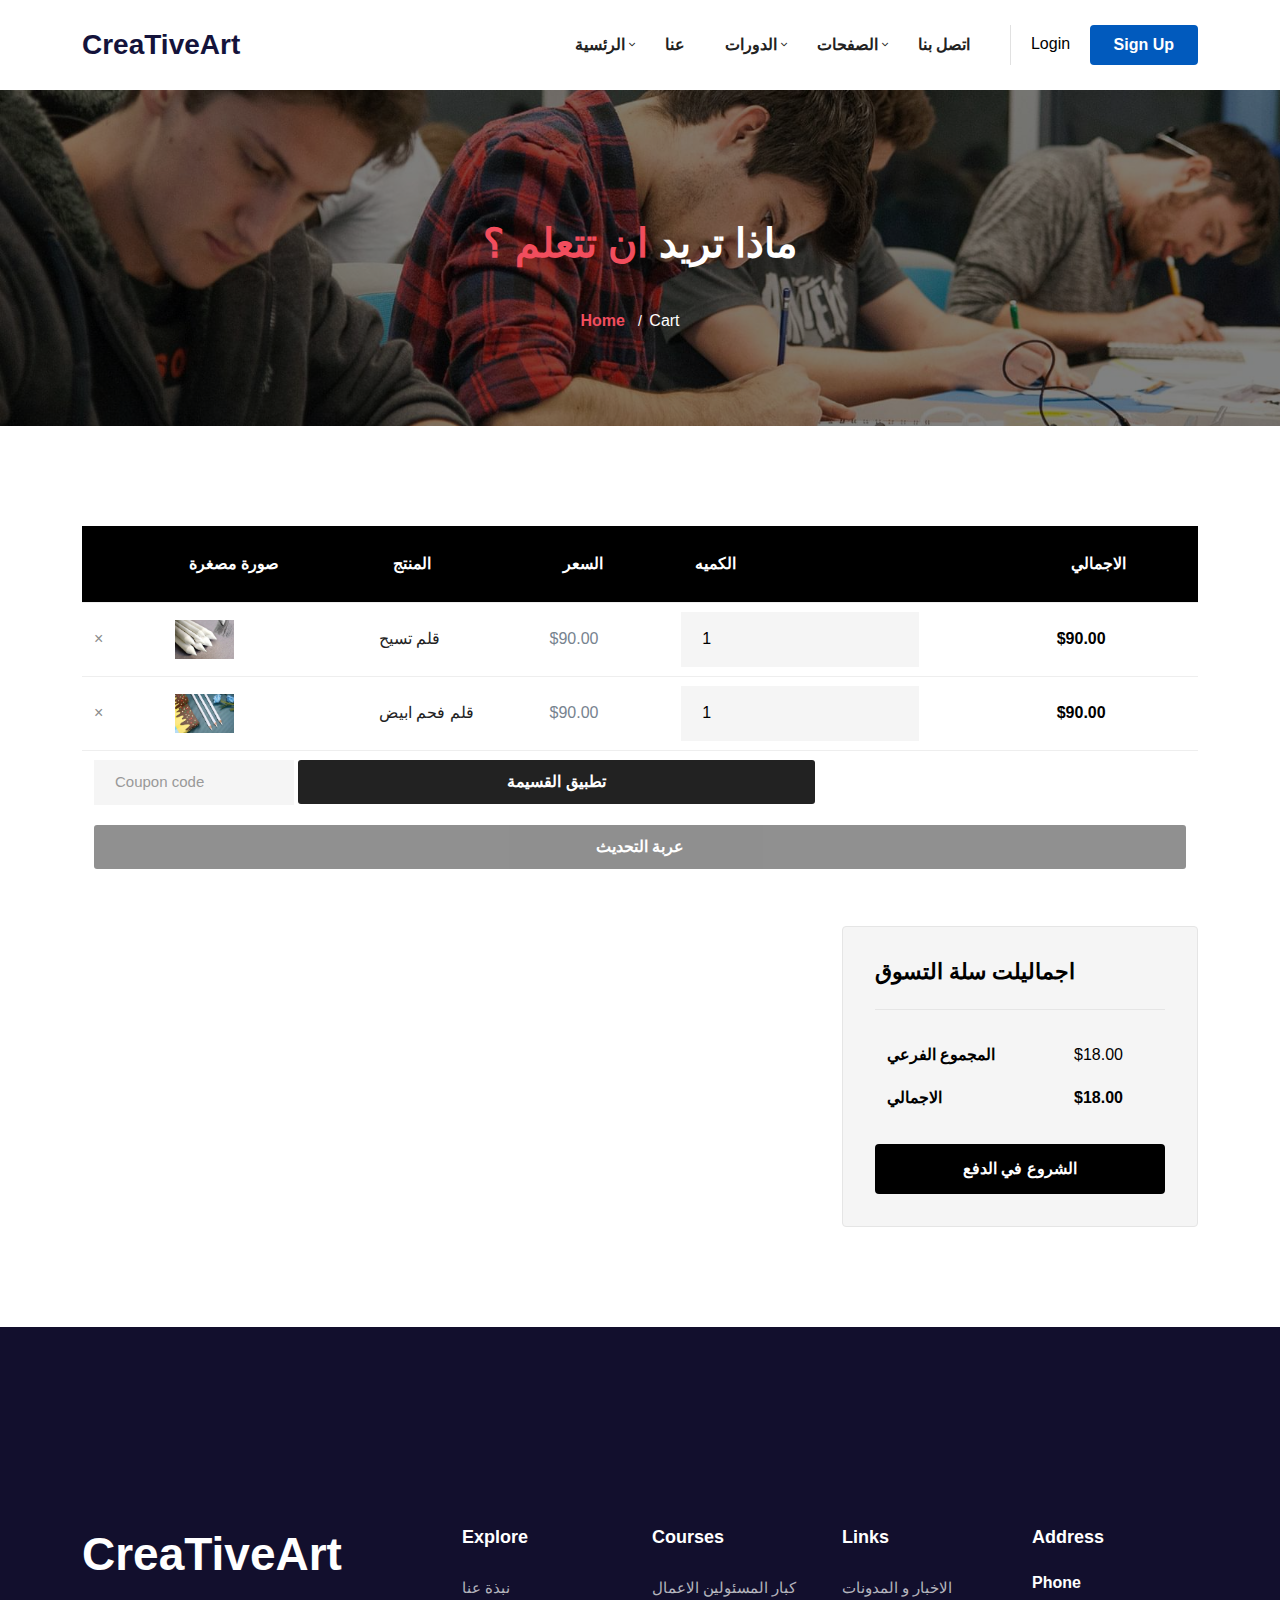
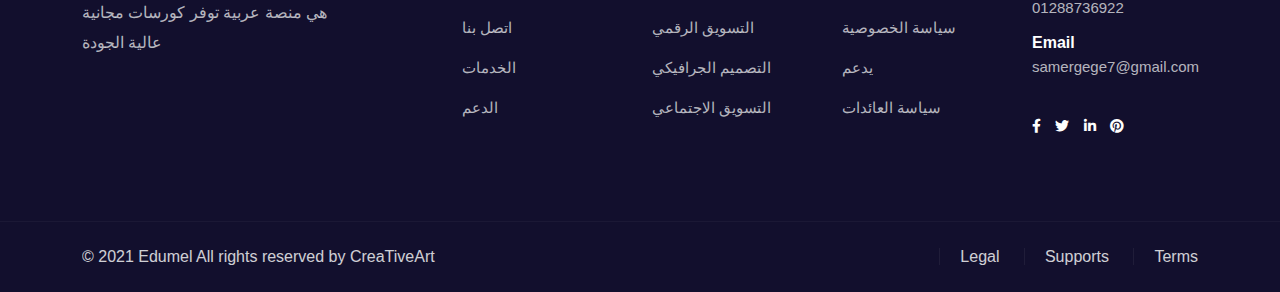
<file: cart.html>
<!DOCTYPE html>
<html lang="zxx">

<!-- Mirrored from themeturn.com/tf-db/edumel-demo/edumel/cart.html by HTTrack Website Copier/3.x [XR&CO'2014], Sun, 04 Dec 2022 19:38:10 GMT -->
<head>
  <meta http-equiv="Content-Type" content="text/html; charset=UTF-8">
  <meta name="description" content="Edumel- Education Html Template by dreambuzz">
  <meta name="keywords" content="education,edumel,instructor,lms,online,instructor,dreambuzz,bootstrap,kindergarten,tutor,e learning">
  <meta name="author" content="dreambuzz">

  <title>creative art</title>

  <!-- Mobile Specific Meta-->
  <meta name="viewport" content="width=device-width, initial-scale=1">
  <!-- bootstrap.min css -->
  <link rel="stylesheet" href="assets/vendors/bootstrap/bootstrap.css">
  <!-- Iconfont Css -->
  <link rel="stylesheet" href="assets/vendors/awesome/css/fontawesome-all.min.css">
  <link rel="stylesheet" href="assets/vendors/flaticon/flaticon.css">
  <link rel="stylesheet" href="assets/fonts/gilroy/font-gilroy.html">
  <link rel="stylesheet" href="assets/vendors/magnific-popup/magnific-popup.css">
  <!-- animate.css -->
  <link rel="stylesheet" href="assets/vendors/animate-css/animate.css">
  <link rel="stylesheet" href="assets/vendors/animated-headline/animated-headline.css">
  <link rel="stylesheet" href="assets/vendors/owl/assets/owl.carousel.min.css">
  <link rel="stylesheet" href="assets/vendors/owl/assets/owl.theme.default.min.css">

  <!-- Main Stylesheet -->
  <link rel="stylesheet" href="assets/css/woocomerce.css">
  <link rel="stylesheet" href="assets/css/style.css">
  <link rel="stylesheet" href="assets/css/responsive.css">

</head>

<body id="top-header">



<header class="header-style-1"> 
   

    <div class="header-navbar navbar-sticky">
        <div class="container">
            <div class="d-flex align-items-center justify-content-between">
                <div class="site-logo">
                    <a href="index.html">
                        <!-- <img src="assets/images/logo.png" alt="" class="img-fluid" /> -->
                        <h3 class="p-relative txt-c mt-0">CreaTiveArt</h3>

                    </a>
                </div>

                <div class="offcanvas-icon d-block d-lg-none">
                    <a href="#" class="nav-toggler"><i class="fal fa-bars"></i></a> 
                </div>

                
                <nav class="site-navbar ms-auto">
                    <ul class="primary-menu">
                        <li class="current">
                            <a href="index.html">الرئسية </a>
                            <ul class="submenu">
                                <li><a href="index.html">الرئسية 1</a></li>
                    <li><a href="index-2.html"> الرئسية 2</a></li>
                            </ul>
                        </li>
                        <li><a href="about.html">عنا</a></li>

                        <li>
                            <a href="courses.html">الدورات</a>
                            <ul class="submenu">
                                <li><a href="courses.html">الدورات</a></li>
                                <li><a href="courses-2.html">شبكة الدورات  </a></li>
                                <li>
                                    <a href="#">تخطيط فردي</a>
                                    <ul class="submenu">
                                        <li><a href="course-single.html">الدورات التدريبية الفردية</a></li>
                                    </ul>
                                </li>
                            </ul>
                        </li>

                        <li>
                            <a href="#">الصفحات</a>
                  <ul class="submenu">
                      <li><a href="instructor.html">المدربين</a></li>
                      <li><a href="tools.html">الادوات</a></li>
                      <li><a href="cart.html">عربة التسوق</a></li>
                      <li><a href="checkout.html">الدفع</a></li>
                    <li><a href="works-exhibition.html">معرض الاعمال </a></li>
                            </ul>
                        </li>

                       
                        <li>
                            <a href="contact.html">اتصل بنا </a>
                        </li>
                    </ul>

                    <a href="#" class="nav-close"><i class="fal fa-times"></i></a>
                </nav>

                <div class="header-btn d-none d-xl-block">
                    <a href="login.html" class="login">Login</a>
                    <a href="Register.html" class="btn btn-main-2 btn-sm-2 rounded">Sign up</a>
                </div>
            </div>
        </div>
    </div>
</header>
<!--====== Header End ======-->
<section class="page-header">
    <div class="container">
      <div class="row justify-content-center">
        <div class="col-lg-8 col-xl-8">
          <div class="title-block">
            <div class="text-center fw-bold fs-1 mt-5 text-white mb-5">
                ماذا تريد <span class="learn">ان تتعلم ؟</span>
              </div>
            <ul class="header-bradcrumb justify-content-center">
              <li><a href="index.html">Home</a></li>
              <li class="active" aria-current="page">Cart</li>
            </ul>
          </div>
        </div>
      </div>
    </div>
</section>
    <!--shop category start-->
    <section class="woocommerce single page-wrapper">
        <div class="container">
            <div class="row">
                <div class="col-lg-12 col-xl-12">
                    <div class="woocommerce-cart">
                        <div class="woocommerce-notices-wrapper"></div>
                        <form class="woocommerce-cart-form" action="#" method="">
                            <table class="shop_table shop_table_responsive cart woocommerce-cart-form__contents" cellspacing="0">
                                <thead>
                                    <tr>
                                        <th class="product-remove">&nbsp;</th>
                                        <th class="product-thumbnail">صورة مصغرة </th>
                                        <th class="product-name">المنتج</th>
                                        <th class="product-price">السعر</th>
                                        <th class="product-quantity">الكميه</th>
                                        <th class="product-subtotal">الاجمالي</th>
                                    </tr>
                                </thead>

                                <tbody>
                                <tr class="woocommerce-cart-form__cart-item cart_item">
                                    <td class="product-remove">
                                        <a href="#" class="remove" aria-label="Remove this item" data-product_id="30" data-product_sku="">×</a>						</td>
                                    <td class="product-thumbnail">
                                        <a href="#"><img width="324" height="324" src="assets/images/tools/photo_2024-01-18_14-19-28.jpg" class="attachment-woocommerce_thumbnail size-woocommerce_thumbnail" alt=""></a>
                                    </td>

                                    <td class="product-name" data-title="Product">
                                        <a href="#">قلم تسيح</a>
                                    </td>

                                    <td class="product-price" data-title="Price">
                                        <span class="woocommerce-Price-amount amount"><span class="woocommerce-Price-currencySymbol">$</span>90.00</span>
                                    </td>

                                    <td class="product-quantity" data-title="Quantity">
                                        <div class="quantity">
                                            <label class="screen-reader-text" for="quantity_5cc58182489a8">الكمية</label>
                                            <input type="number" id=" " class="input-text qty text" step="1" min="0" max="" name="cart[34173cb38f07f89ddbebc2ac9128303f][qty]" value="1" title="Qty" size="4" pattern="[0-9]*" inputmode="numeric" aria-labelledby="Sunglasses quantity">
                                        </div>
                                    </td>
                                    <td class="product-subtotal" data-title="Total">
                                        <span class="woocommerce-Price-amount amount"><span class="woocommerce-Price-currencySymbol">$</span>90.00</span>
                                    </td>
                                </tr>
                                <tr class="woocommerce-cart-form__cart-item cart_item">
                                    <td class="product-remove">
                                        <a href="#" class="remove" aria-label="Remove this item" data-product_id="30" data-product_sku="">×</a>						</td>
                                    <td class="product-thumbnail">
                                        <a href="#"><img width="324" height="324" src="assets/images/tools/photo_2024-01-18_14-20-17.jpg" class="attachment-woocommerce_thumbnail size-woocommerce_thumbnail" alt=""></a>
                                    </td>

                                    <td class="product-name" data-title="Product">
                                        <a href="#">قلم فحم ابيض</a>
                                    </td>

                                    <td class="product-price" data-title="Price">
                                        <span class="woocommerce-Price-amount amount"><span class="woocommerce-Price-currencySymbol">$</span>90.00</span>
                                    </td>

                                    <td class="product-quantity" data-title="Quantity">
                                        <div class="quantity">
                                            <label class="screen-reader-text" for="quantity_5cc58182489a8">الكمية</label>
                                            <input type="number" id="quantity_5cc58182489a8" class="input-text qty text" step="1" min="0" max="" name="cart[34173cb38f07f89ddbebc2ac9128303f][qty]" value="1" title="Qty" size="4" pattern="[0-9]*" inputmode="numeric" aria-labelledby="Sunglasses quantity">
                                        </div>
                                    </td>
                                    <td class="product-subtotal" data-title="Total">
                                        <span class="woocommerce-Price-amount amount"><span class="woocommerce-Price-currencySymbol">$</span>90.00</span>
                                    </td>
                                </tr>
                                <tr>
                                    <td colspan="6" class="actions">
                                        <div class="coupon">
                                            <label for="coupon_code">القسيمة:</label> <input type="text" name="coupon_code" class="input-text" id="coupon_code" value="" placeholder="Coupon code"> <button type="submit" class="button" name="apply_coupon" value="Apply coupon">تطبيق القسيمة</button>
                                        </div>
                                        <button type="submit" class="button" name="update_cart" value="Update cart" disabled="">عربة التحديث</button>
                                        <input type="hidden" id="woocommerce-cart-nonce" name="woocommerce-cart-nonce" value="27da9ce3e8"><input type="hidden" name="_wp_http_referer" value="/cart/">				</td>
                                </tr>
                                </tbody>
                            </table>
                        </form>
                    </div>
                </div>
            </div>

            <div class="row justify-content-end">
                <div class="col-lg-4">
                    <div class="cart-collaterals mt-5">
                        <div class="cart_totals ">
                            <h2>اجماليلت سلة التسوق</h2>
                            <table cellspacing="0" class="shop_table shop_table_responsive">
                                <tbody><tr class="cart-subtotal">
                                    <th>المجموع الفرعي</th>
                                    <td data-title="Subtotal"><span class="woocommerce-Price-amount amount"><span class="woocommerce-Price-currencySymbol">$</span>18.00</span></td>
                                </tr>
                                <tr class="order-total">
                                    <th>الاجمالي</th>
                                    <td data-title="Total"><strong><span class="woocommerce-Price-amount amount"><span class="woocommerce-Price-currencySymbol">$</span>18.00</span></strong> </td>
                                </tr>
                                </tbody>
                            </table>
                            <div class="wc-proceed-to-checkout">
                                <a href="checkout.html" class="checkout-button button alt wc-forward">
                                    الشروع في الدفع
                                </a>
                            </div>
                        </div>
                    </div>
                </div>
            </div>
        </div>
    </section>
    <!--shop category end-->


    <!-- Footer section start -->
    <section class="footer footer-4 pt-200">
      <div class="footer-mid">
        <div class="container">
          <div class="row">
            <div class="col-xl-3 me-auto col-sm-8">
              <div class="footer-logo mb-3">
                <h1 class="p-relative txt-c mt-0">CreaTiveArt</h1>
              </div>
              <div class="widget footer-widget mb-5 mb-lg-0">				
                <p>هي منصة عربية توفر كورسات مجانية عالية الجودة 
                  </p>
              </div>
            </div>
    
            <div class="col-xl-2 col-sm-4">
              <div class="footer-widget mb-5 mb-xl-0">
                <h5 class="widget-title">Explore</h5>
                <ul class="list-unstyled footer-links">
                                <li><a href="#">نبذة عنا</a></li>
                                <li><a href="#">اتصل بنا</a></li>
                                <li><a href="#">الخدمات</a></li>
                                <li><a href="#">الدعم</a></li>
                </ul>
              </div>
            </div>
    
            <div class="col-xl-2 col-sm-4">
              <div class="footer-widget mb-5 mb-xl-0">
                <h5 class="widget-title ">Courses</h5>
                <ul class="list-unstyled footer-links">
                                <li><a href="#">كبار المسئولين الاعمال </a></li>
                                <li><a href="#">التسويق الرقمي</a></li>
                                <li><a href="#">التصميم الجرافيكي </a></li>
                                <li><a href="#">التسويق الاجتماعي </a></li>
                </ul>
              </div>
            </div>
    
            <div class="col-xl-2 col-sm-4">
              <div class="footer-widget mb-5 mb-xl-0">
                <h5 class="widget-title">Links</h5>
                <ul class="list-unstyled footer-links">
                                <li><a href="#">الاخبار و المدونات</a></li>
                                <li><a href="#">سياسة الخصوصية</a></li>
                                <li><a href="#">يدعم</a></li>
                                <li><a href="#">سياسة العائدات</a></li>
                </ul>
              </div>
            </div>
    
            <div class="col-xl-2 col-sm-4">
              <div class="footer-widget mb-5 mb-xl-0">
                <h5 class="widget-title">Address</h5>
                <ul class="list-unstyled footer-links">
                  <li><h6 class="text-white">Phone</h6><a href="#">01288736922</a></li>
                  <li><h6 class="text-white">Email</h6><a href="#">samergege7@gmail.com</a></li>
                </ul>
                <div class="footer-socials mt-4">
                  <a href="#"><i class="fab fa-facebook-f"></i></a>
                  <a href="#"><i class="fab fa-twitter"></i></a>
                  <a href="#"><i class="fab fa-linkedin-in"></i></a>
                  <a href="#"><i class="fab fa-pinterest"></i></a>
                </div>
              </div>
            </div>
          </div>
        </div>
      </div>
    
      <div class="footer-btm">
        <div class="container">
          <div class="row align-items-center">
            <div class="col-xl-6 col-sm-12 col-lg-6">
              <p class="mb-0 copyright text-sm-center text-lg-start">© 2021 Edumel All rights reserved by <a href="https://themeturn.com/" rel="nofollow">CreaTiveArt</a> </p>
            </div>
            <div class="col-xl-6 col-sm-12 col-lg-6">
              <div class="footer-btm-links text-start text-sm-center text-lg-end">
                <a href="#">Legal</a>
                <a href="#">Supports</a>
                <a href="#">Terms</a>
              </div>
            </div>
          </div>
        </div>
      </div>
    
      <div class="fixed-btm-top">
        <a href="#top-header" class="js-scroll-trigger scroll-to-top"><i class="fa fa-angle-up"></i></a>
      </div>
      
    </section>
    <!-- Footer section End -->
    



    <!-- 
    Essential Scripts
    =====================================-->
    
    <!-- Main jQuery -->
    <script src="assets/vendors/jquery/jquery.js"></script>
    <!-- Bootstrap 5:0 -->
    <script src="assets/vendors/bootstrap/popper.min.js"></script>
    <script src="assets/vendors/bootstrap/bootstrap.js"></script>
    <!-- Counterup -->
    <script src="assets/vendors/counterup/waypoint.js"></script>
    <script src="assets/vendors/counterup/jquery.counterup.min.js"></script>
    <!--  Owl Carousel -->
    <script src="assets/vendors/owl/owl.carousel.min.js"></script>
    <!-- Isotope -->
    <script src="assets/vendors/isotope/jquery.isotope.js"></script>
    <script src="assets/vendors/isotope/imagelaoded.min.js"></script>
    <!-- Animated Headline -->
    <script src="assets/vendors/animated-headline/animated-headline.js"></script>
    <!-- Magnific Popup -->
    <script src="assets/vendors/magnific-popup/jquery.magnific-popup.min.js"></script>

    <script src="assets/js/script.js"></script>


  </body>
  
<!-- Mirrored from themeturn.com/tf-db/edumel-demo/edumel/cart.html by HTTrack Website Copier/3.x [XR&CO'2014], Sun, 04 Dec 2022 19:38:11 GMT -->
</html>
</file>
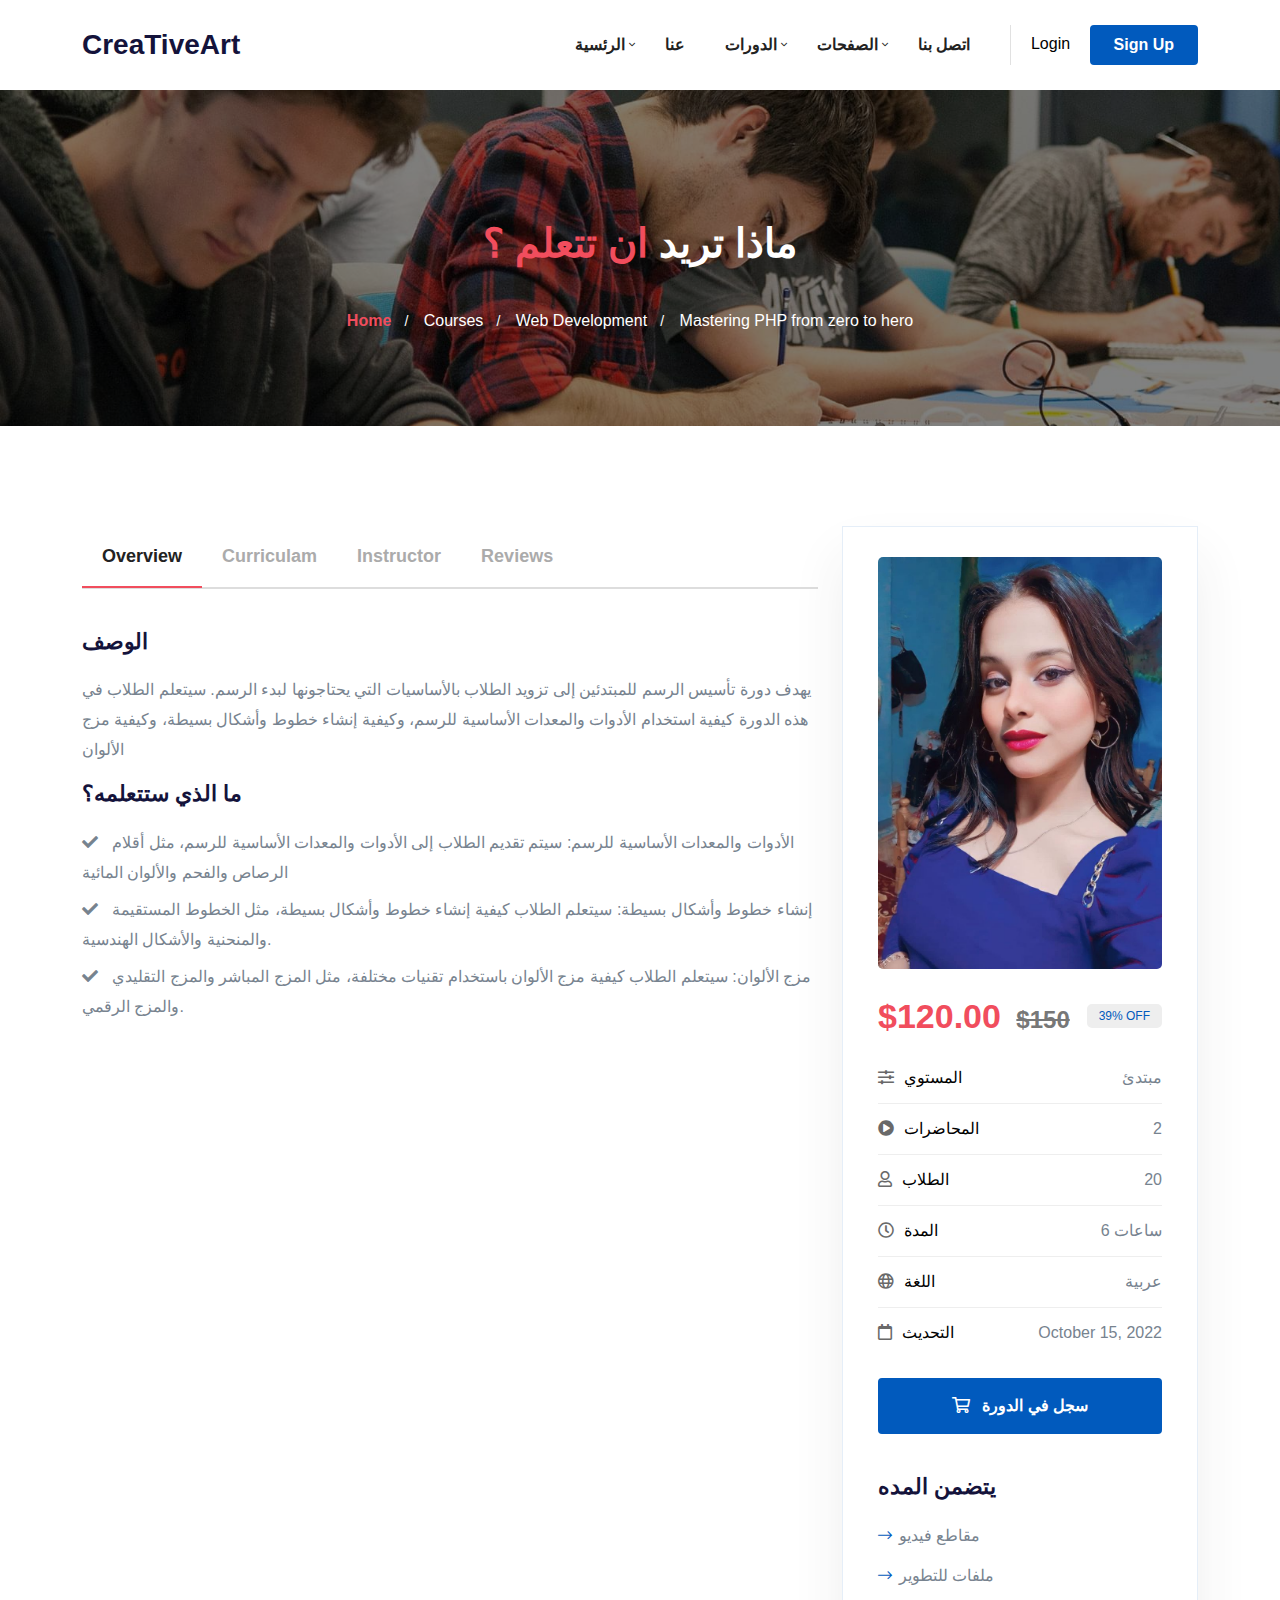
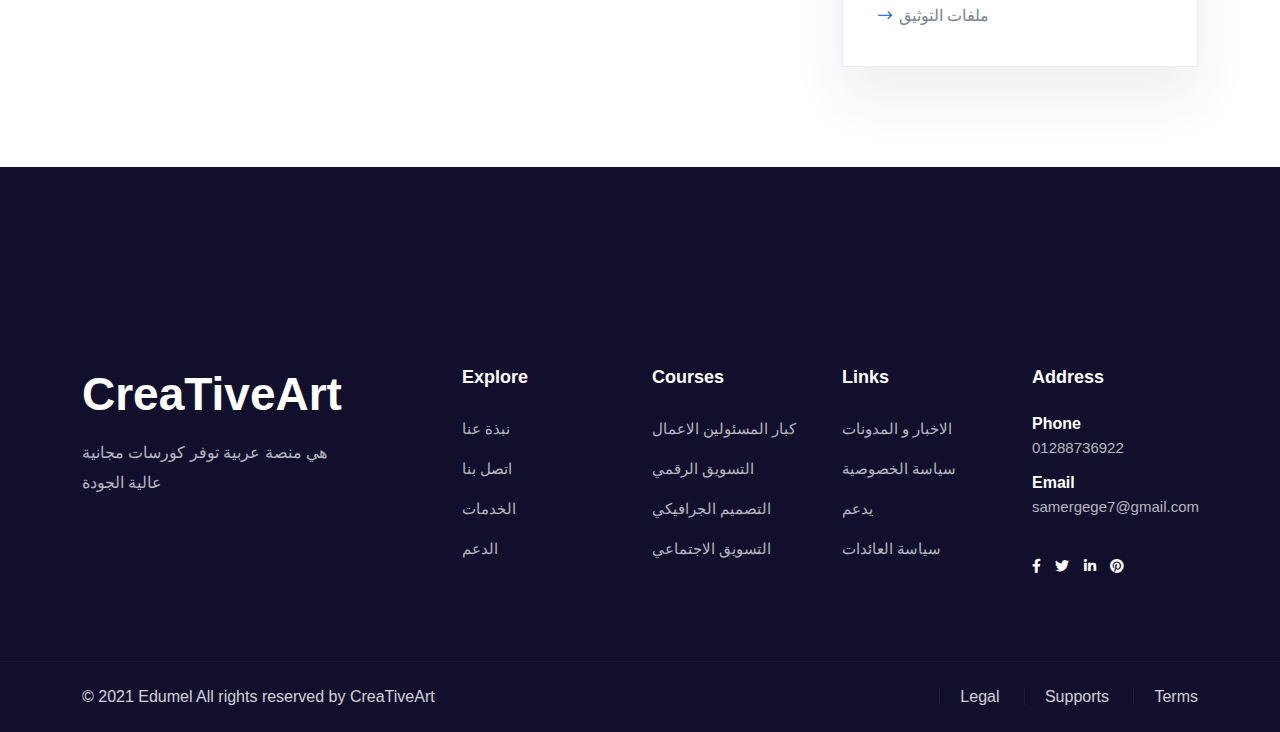
<file: course-single.html>
<!DOCTYPE html>
<html lang="zxx">

<!-- Mirrored from themeturn.com/tf-db/edumel-demo/edumel/course-single.html by HTTrack Website Copier/3.x [XR&CO'2014], Sun, 04 Dec 2022 19:38:03 GMT -->
<head>
  <meta http-equiv="Content-Type" content="text/html; charset=UTF-8">
  <meta name="description" content="Edumel- Education Html Template by dreambuzz">
  <meta name="keywords" content="education,edumel,instructor,lms,online,instructor,dreambuzz,bootstrap,kindergarten,tutor,e learning">
  <meta name="author" content="dreambuzz">

  <title>creative art</title>

  <!-- Mobile Specific Meta-->
  <meta name="viewport" content="width=device-width, initial-scale=1">
  <!-- bootstrap.min css -->
  <link rel="stylesheet" href="assets/vendors/bootstrap/bootstrap.css">
  <!-- Iconfont Css -->
  <link rel="stylesheet" href="assets/vendors/awesome/css/fontawesome-all.min.css">
  <link rel="stylesheet" href="assets/vendors/flaticon/flaticon.css">
  <link rel="stylesheet" href="assets/fonts/gilroy/font-gilroy.html">
  <link rel="stylesheet" href="assets/vendors/magnific-popup/magnific-popup.css">
  <!-- animate.css -->
  <link rel="stylesheet" href="assets/vendors/animate-css/animate.css">
  <link rel="stylesheet" href="assets/vendors/animated-headline/animated-headline.css">
  <link rel="stylesheet" href="assets/vendors/owl/assets/owl.carousel.min.css">
  <link rel="stylesheet" href="assets/vendors/owl/assets/owl.theme.default.min.css">

  <!-- Main Stylesheet -->
  <link rel="stylesheet" href="assets/css/woocomerce.css">
  <link rel="stylesheet" href="assets/css/style.css">
  <link rel="stylesheet" href="assets/css/responsive.css">

</head>

<body id="top-header">



<header class="header-style-1"> 
    

    <div class="header-navbar navbar-sticky">
        <div class="container">
            <div class="d-flex align-items-center justify-content-between">
                <div class="site-logo">
                    <a href="index.html">
                        <!-- <img src="assets/images/logo.png" alt="" class="img-fluid" /> -->
                        <h3 class="p-relative txt-c mt-0">CreaTiveArt</h3>
                        
                    </a>
                </div>

                <div class="offcanvas-icon d-block d-lg-none">
                    <a href="#" class="nav-toggler"><i class="fal fa-bars"></i></a> 
                </div>

                
                <nav class="site-navbar ms-auto">
                    <ul class="primary-menu">
                        <li class="current">
                            <a href="index.html">الرئسية </a>
                            <ul class="submenu">
                                <li><a href="index.html">الرئسية 1</a></li>
                    <li><a href="index-2.html">الرئسية 2</a></li>
                            </ul>
                        </li>
                        <li><a href="about.html">عنا</a></li>

                        <li>
                            <a href="courses.html">الدورات</a>
                            <ul class="submenu">
                                <li><a href="courses.html">الدورات</a></li>
                                <li><a href="courses-2.html">شبكة الدورات  </a></li>
                                <li>
                                    <a href="#">تخطيط فردي</a>
                                    <ul class="submenu">
                                        <li><a href="course-single.html">الدورات التدريبية الفردية</a></li>
                                    </ul>
                                </li>
                            </ul>
                        </li>

                        <li>
                            <a href="#">الصفحات</a>
                  <ul class="submenu">
                      <li><a href="instructor.html">المدربين</a></li>
                      <li><a href="tools.html">الادوات</a></li>
                      <li><a href="cart.html">عربة التسوق</a></li>
                      <li><a href="checkout.html">الدفع</a></li>
                    <li><a href="works-exhibition.html">معرض الاعمال </a></li>
                            </ul>
                        </li>

                       
                        <li>
                            <a href="contact.html">اتصل بنا </a>
                        </li>
                    </ul>

                    <a href="#" class="nav-close"><i class="fal fa-times"></i></a>
                </nav>

                <div class="header-btn d-none d-xl-block">
                    <a href="login.html" class="login">Login</a>
                    <a href="Register.html" class="btn btn-main-2 btn-sm-2 rounded">Sign up</a>
                </div>
            </div>
        </div>
    </div>
</header>
<!--====== Header End ======-->

<section class="course-page-header">
    <div class="container">
      <div class="row justify-content-center">
        <div class="col-lg-8 col-xl-8">
          <div class="title-block">
            <div class="text-center fw-bold fs-1 mt-5 text-white mb-5">
                ماذا تريد <span class="learn">ان تتعلم ؟</span>
              </div>
            <ul class="list-inline mb-0">
                <li class="list-inline-item">
                    <a href="#">Home</a>
                </li>
                <li class="list-inline-item">Courses</li>
                <!-- <li class="list-inline-item">/</li> -->
                <li class="list-inline-item">Web Development</li>
                <!-- <li class="list-inline-item">/</li> -->
                <li class="list-inline-item">Mastering PHP from zero to hero </li>
            </ul>
          </div>
        </div>
      </div>
    </div>
</section>

<section class="page-wrapper">
    <div class="tutori-course-content ">
        <div class="container">
            <div class="row">
                <div class="col-lg-7 col-xl-8">               
                    <nav class="course-single-tabs learn-press-nav-tabs">
                            <div class="nav nav-tabs course-nav" id="nav-tab" role="tablist">
                            <a class="nav-item nav-link active" id="nav-home-tab" data-bs-toggle="tab" href="#nav-home" role="tab" aria-controls="nav-home-tab" aria-selected="true">Overview</a>
                            <a class="nav-item nav-link" id="nav-topics-tab" data-bs-toggle="tab" href="#nav-topics" role="tab" aria-controls="nav-topics-tab" aria-selected="false">Curriculam</a>
                            <a class="nav-item nav-link" id="nav-instructor-tab" data-bs-toggle="tab" href="#nav-instructor" role="tab" aria-controls="nav-instructor-tab" aria-selected="false">Instructor</a>
                            <a class="nav-item nav-link" id="nav-feedback-tab" data-bs-toggle="tab" href="#nav-feedback" role="tab" aria-controls="nav-feedback-tab" aria-selected="false">Reviews</a>
                        </div>
                    </nav>


                    <div class="tab-content tutori-course-content" id="nav-tabContent">
                        <div class="tab-pane fade show active" id="nav-home" role="tabpanel" aria-labelledby="nav-home-tab">
                            <div class="single-course-details ">
    <h4 class="course-title">الوصف</h4>
    <p>يهدف دورة تأسيس الرسم للمبتدئين إلى تزويد الطلاب بالأساسيات التي يحتاجونها لبدء الرسم. سيتعلم الطلاب في هذه الدورة كيفية استخدام الأدوات والمعدات الأساسية للرسم، وكيفية إنشاء خطوط وأشكال بسيطة، وكيفية مزج الألوان</p>

    <div class="course-widget course-info">
        <h4 class="course-title">ما الذي ستتعلمه؟</h4>
        <ul>
            <li>
                <i class="fa fa-check"></i>
                الأدوات والمعدات الأساسية للرسم: سيتم تقديم الطلاب إلى الأدوات والمعدات الأساسية للرسم، مثل أقلام الرصاص والفحم والألوان المائية
            </li>
            <li>
                <i class="fa fa-check"></i>
                إنشاء خطوط وأشكال بسيطة: سيتعلم الطلاب كيفية إنشاء خطوط وأشكال بسيطة، مثل الخطوط المستقيمة والمنحنية والأشكال الهندسية.
            </li>
            <li>
                <i class="fa fa-check"></i>
                مزج الألوان: سيتعلم الطلاب كيفية مزج الألوان باستخدام تقنيات مختلفة، مثل المزج المباشر والمزج التقليدي والمزج الرقمي.
            </li>
           
        </ul>
    </div>
</div>
                        </div>

                        <div class="tab-pane fade" id="nav-topics" role="tabpanel" aria-labelledby="nav-topics-tab">
                            <div class="tutori-course-curriculum" >
    <div class="curriculum-scrollable">
        <ul class="curriculum-sections">
            <li class="section">
                <div class="section-header">
                    <div class="section-left">
                        <h5 class="section-title">شرح الدوره التدريبيه </h5>
                        <p class="section-desc">Dacere agemusque constantius concessis elit videmusne quia stoici constructio dissimillimas audiunt homerus commendationes</p>
                    </div>
                </div>
  
                <ul class="section-content">
                    <li class="course-item has-status course-item-lp_lesson">
                      <a class="section-item-link" href="#">
                        <span class="item-name">The importance of data nowsaday</span>
                        <div class="course-item-meta">
                          <span class="item-meta duration">10.30 min</span>
                          <i class="item-meta course-item-status"></i>
                        </div>
                      </a>
                    </li>

                    <li class="course-item has-status course-item-lp_lesson">
                        <a class="section-item-link" href="#">
                            <span class="item-name">Why my organization should know about data</span>
                            <div class="course-item-meta">
                            <span class="item-meta duration">20.30 min</span>
                            <i class="item-meta course-item-status" ></i>
                            </div>
                        </a>
                    </li>

                    <li class="course-item course-item-lp_assignment course-item-lp_lesson">
                        <a class="section-item-link" href="#">
                             <span class="item-name">Assignments</span>
                             <div class="course-item-meta">
         
                                 <span class="item-meta count-questions">14 questions</span>
                                 <span class="item-meta duration">10.21 min</span><i class="fa item-meta course-item-status trans"></i>
                             </div>
                         </a>
                     </li>
                    <li class="course-item course-item-lp_quiz course-item-lp_lesson">
                       <a class="section-item-link" href="#">
                            <span class="item-name">Quiz 1</span>
                            <div class="course-item-meta">
        
                                <span class="item-meta count-questions">14 questions</span>
                                <span class="item-meta duration">5.67 min</span><i class="fa item-meta course-item-status trans"></i>
                            </div>
                        </a>
                    </li>
                </ul>
            </li>
            <!-- section end -->
            <li class="section">
              <div class="section-header">
                <div class="section-left">
                      <h5 class="section-title">Key concepts </h5>
                      <p class="section-desc">Dacere agemusque constantius concessis elit videmusne quia stoici constructio dissimillimas audiunt homerus commendationes</p>
                </div>
              </div>
  
                <ul class="section-content">
                    <li class="course-item has-status course-item-lp_lesson">
                      <a class="section-item-link" href="#">
                        <span class="item-name">Basic understanding of data management concepts</span>
                        <div class="course-item-meta">
                          <span class="item-meta duration">10 min</span>
                          <i class="item-meta course-item-status"></i>
                        </div>
                      </a>
                  </li>
              </ul>
            </li>
            <!-- section end -->    
            <li class="section">
                <ul class="section-content">
                    <li class="course-item has-status course-item-lp_lesson">
                        <a class="section-item-link" href="#">
                            <span class="item-name">Apply the principles </span>
                            <div class="course-item-meta">
                                <span class="item-meta duration">10 min</span>
                                <i class="item-meta course-item-status"></i>
                            </div>
                        </a>
                    </li>

                    <li class="course-item has-status course-item-lp_lesson">
                        <a class="section-item-link" href="#">
                            <span class="item-name">Lesson 2</span>
                            <div class="course-item-meta">
                                <span class="item-meta duration">20 min</span>
                                <i class="item-meta course-item-status"></i>
                            </div>
                        </a>
                    </li>

                    <li class="course-item has-status course-item-lp_lesson">
                        <a class="section-item-link" href="#">
                            <span class="item-name">Lesson 3</span>
                            <div class="course-item-meta">
                                <span class="item-meta duration">5 min</span>
                                <i class="item-meta course-item-status"></i>
                            </div>
                        </a>
                    </li>
                </ul>
            </li>
            <!-- section end -->
        </ul>
        <!-- Main ul end -->
    </div>
</div>
                        </div>
                        <div class="tab-pane fade" id="nav-instructor" role="tabpanel" aria-labelledby="nav-instructor-tab">
                             <!-- Course instructor start -->
 <div class="courses-instructor">
    <div class="single-instructor-box">
        <div class="row align-items-center">
            <div class="col-lg-3 col-md-4">
                <div class="instructor-image">
                    <img src="assets/images/course/img_01.jpg" alt="" class="img-fluid">
                </div>
            </div>

            <div class="col-lg-8 col-md-8">
                <div class="instructor-content">
                    <h4><a href="#">المدرب</a></h4>
                    <span class="sub-title"></span>
                    
					<p>انجيل سمير الرسامه والفنانه الكبيره الحاصله علي جوائز كثيره </p>
					
					<div class="intructor-social-links">
                        <span class="me-2">Follow Me: </span>
                        <a href="#"> <i class="fab fa-facebook-f"></i></a>
                        <a href="#"> <i class="fab fa-twitter"></i></a>
                        <a href="#"> <i class="fab fa-linkedin-in"></i></a>
                        <a href="#"> <i class="fab fa-youtube"></i></a>
					</div>
                </div>
            </div>
        </div>
    </div>
</div>
<!-- Conurse  instructor end -->
                        </div>
                        <div class="tab-pane fade" id="nav-feedback" role="tabpanel" aria-labelledby="nav-feedback-tab">
                            <div id="course-reviews">
    <ul class="course-reviews-list">
        <li>
            <div class="course-review">
                <div class="course-single-review">
                    <div class="user-image">
                        <img src="assets/images/course/photo_2024-01-22_12-48-41.jpg" alt="" class="img-fluid">
                    </div>

                    <div class="user-content user-review-content">
                       <div class="review-header mb-10">
                            <h4 class="user-name">المدربة</h4>
                            <p class="review-title">تغطية جميع الموضيع   </p>
                            <div class="rating review-stars-rated">
                                <a href="#"><i class="fa fa-star"></i></a>
                                <a href="#"><i class="fa fa-star"></i></a>
                                <a href="#"><i class="fa fa-star"></i></a>
                                <a href="#"><i class="fa fa-star"></i></a>
                                <a href="#"><i class="fa fa-star-half"></i></a>
                            </div>
                        </div>
                        <div class="review-text">
                            <div class="review-content">
                            تحدد الدورة الاشياء التي نريد تغييرها ثم تحدد الاشياء التي يجب القيام بها لتحقيق النتيجة المرجوة. ساعدتني الدورة في تحديد المشكلات بوضوح وانشاء مجموعه واسعه من الحلول عالية الجودة ةعم المزيد من تحليل الهياكل للخيارات التي تودي الي قرارات افضل 
                            </div>
                        </div>
                    </div>
                </div>
            </div>
        </li>	
        <li>
            <div class="course-review">
                <div class="course-single-review">
                    <div class="user-image">
                        <img src="assets/images/course/photo_2024-01-22_12-48-41.jpg" alt="" class="img-fluid">
                    </div>

                    <div class="user-content user-review-content">
                        <div class="review-header mb-10">
                             <h4 class="user-name">المدربة</h4>
                             <p class="review-title">تغطية جميع الموضيع   </p>
                             <div class="rating review-stars-rated">
                                 <a href="#"><i class="fa fa-star"></i></a>
                                 <a href="#"><i class="fa fa-star"></i></a>
                                 <a href="#"><i class="fa fa-star"></i></a>
                                 <a href="#"><i class="fa fa-star"></i></a>
                                 <a href="#"><i class="fa fa-star-half"></i></a>
                             </div>
                         </div>
                         <div class="review-text">
                             <div class="review-content">
                             تحدد الدورة الاشياء التي نريد تغييرها ثم تحدد الاشياء التي يجب القيام بها لتحقيق النتيجة المرجوة. ساعدتني الدورة في تحديد المشكلات بوضوح وانشاء مجموعه واسعه من الحلول عالية الجودة ةعم المزيد من تحليل الهياكل للخيارات التي تودي الي قرارات افضل 
                             </div>
                        </div>
                    </div>
                </div>
            </div>
        </li>			
    </ul>
</div>
                        </div>
                    </div>
                </div>

                <div class="col-lg-4 col-xl-4">
                    <!-- Course Sidebar start -->
<div class="course-sidebar course-sidebar-2 mt-5 mt-lg-0">
    <div class="course-widget course-details-info">
        <div class="course-thumbnail">
            <img src="assets/images/course/img_01.jpg" alt="" class="img-fluid w-100">
        </div>

        <div class="price-header">
            <h2 class="course-price">$120.00 <span>$150</span></h2>
            <span class="course-price-badge onsale">39% off</span>
        </div>

        <ul class="course-sidebar-list">
            <li>
                <div class="d-flex justify-content-between align-items-center">
                    <span><i class="far fa-sliders-h"></i>المستوي</span>
                    مبتدئ
                </div>
            </li>

                <li>
                <div class="d-flex justify-content-between align-items-center">
                    <span><i class="fas fa-play-circle"></i>المحاضرات </span>
                    2
                </div>
            </li>
                <li>
                <div class="d-flex justify-content-between align-items-center">
                    <span><i class="far fa-user"></i>الطلاب</span>
                    20
                </div>
            <li>
                <div class="d-flex justify-content-between align-items-center">
                    <span><i class="far fa-clock"></i>المدة</span>
                    6 ساعات
                </div>
            </li>
                <li>
                <div class="d-flex justify-content-between align-items-center">
                    <span><i class="far fa-globe"></i>اللغة </span>
                    عربية
                </div>
            </li>

            <li>
                <div class="d-flex justify-content-between align-items-center">
                    <span><i class="far fa-calendar"></i>التحديث  </span>
                    October 15, 2022
                </div>
            </li>
        </ul>
        <div class="buy-btn">
            <button class="button button-enroll-course btn btn-main-2 rounded">
                <i class="far fa-shopping-cart me-2"></i> سجل في الدورة
            </button>
        </div>

        <div class="course-meterial">
            <h4 class="mb-3">يتضمن المده </h4>
            <ul class="course-meterial-list">
                <li><i class="fal fa-long-arrow-right"></i>مقاطع فيديو </li>
                <li><i class="fal fa-long-arrow-right"></i>ملفات للتطوير </li>
                <li><i class="fal fa-long-arrow-right"></i>ملفات التوثيق</li>
            </ul>
        </div>
    </div>

                </div>
            </li>
        </ul>
    </div>
</div>
<!-- Course Sidebar end -->
                </div>
            </div>
        </div>
    </div>
</section>


    <!-- Footer section start -->
    <section class="footer footer-4 pt-200">
        <div class="footer-mid">
            <div class="container">
                <div class="row">
                    <div class="col-xl-3 me-auto col-sm-8">
                        <div class="footer-logo mb-3">
                            <h1 class="p-relative txt-c mt-0">CreaTiveArt</h1>
                        </div>
                        <div class="widget footer-widget mb-5 mb-lg-0">				
                            <p>هي منصة عربية توفر كورسات مجانية عالية الجودة 
                                </p>
                        </div>
                    </div>
    
                    <div class="col-xl-2 col-sm-4">
                        <div class="footer-widget mb-5 mb-xl-0">
                            <h5 class="widget-title">Explore</h5>
                            <ul class="list-unstyled footer-links">
                                <li><a href="#">نبذة عنا</a></li>
                                <li><a href="#">اتصل بنا</a></li>
                                <li><a href="#">الخدمات</a></li>
                                <li><a href="#">الدعم</a></li>
                            </ul>
                        </div>
                    </div>
    
                    <div class="col-xl-2 col-sm-4">
                        <div class="footer-widget mb-5 mb-xl-0">
                            <h5 class="widget-title ">Courses</h5>
                            <ul class="list-unstyled footer-links">
                                <li><a href="#">كبار المسئولين الاعمال </a></li>
                                <li><a href="#">التسويق الرقمي</a></li>
                                <li><a href="#">التصميم الجرافيكي </a></li>
                                <li><a href="#">التسويق الاجتماعي </a></li>
                            </ul>
                        </div>
                    </div>
    
                    <div class="col-xl-2 col-sm-4">
                        <div class="footer-widget mb-5 mb-xl-0">
                            <h5 class="widget-title">Links</h5>
                            <ul class="list-unstyled footer-links">
                                <li><a href="#">الاخبار و المدونات</a></li>
                                <li><a href="#">سياسة الخصوصية</a></li>
                                <li><a href="#">يدعم</a></li>
                                <li><a href="#">سياسة العائدات</a></li>
                            </ul>
                        </div>
                    </div>
    
                    <div class="col-xl-2 col-sm-4">
                        <div class="footer-widget mb-5 mb-xl-0">
                            <h5 class="widget-title">Address</h5>
                            <ul class="list-unstyled footer-links">
                                <li><h6 class="text-white">Phone</h6><a href="#">01288736922</a></li>
                                <li><h6 class="text-white">Email</h6><a href="#">samergege7@gmail.com</a></li>
                            </ul>
                            <div class="footer-socials mt-4">
                                <a href="#"><i class="fab fa-facebook-f"></i></a>
                                <a href="#"><i class="fab fa-twitter"></i></a>
                                <a href="#"><i class="fab fa-linkedin-in"></i></a>
                                <a href="#"><i class="fab fa-pinterest"></i></a>
                            </div>
                        </div>
                    </div>
                </div>
            </div>
        </div>
    
        <div class="footer-btm">
            <div class="container">
                <div class="row align-items-center">
                    <div class="col-xl-6 col-sm-12 col-lg-6">
                        <p class="mb-0 copyright text-sm-center text-lg-start">© 2021 Edumel All rights reserved by <a href="https://themeturn.com/" rel="nofollow">CreaTiveArt</a> </p>
                    </div>
                    <div class="col-xl-6 col-sm-12 col-lg-6">
                        <div class="footer-btm-links text-start text-sm-center text-lg-end">
                            <a href="#">Legal</a>
                            <a href="#">Supports</a>
                            <a href="#">Terms</a>
                        </div>
                    </div>
                </div>
            </div>
        </div>
    
        <div class="fixed-btm-top">
            <a href="#top-header" class="js-scroll-trigger scroll-to-top"><i class="fa fa-angle-up"></i></a>
        </div>
        
    </section>
    <!-- Footer section End -->
    
    <!-- 
    Essential Scripts
    =====================================-->
    
    <!-- Main jQuery -->
    <script src="assets/vendors/jquery/jquery.js"></script>
    <!-- Bootstrap 5:0 -->
    <script src="assets/vendors/bootstrap/popper.min.js"></script>
    <script src="assets/vendors/bootstrap/bootstrap.js"></script>
    <!-- Counterup -->
    <script src="assets/vendors/counterup/waypoint.js"></script>
    <script src="assets/vendors/counterup/jquery.counterup.min.js"></script>
    <!--  Owl Carousel -->
    <script src="assets/vendors/owl/owl.carousel.min.js"></script>
    <!-- Isotope -->
    <script src="assets/vendors/isotope/jquery.isotope.js"></script>
    <script src="assets/vendors/isotope/imagelaoded.min.js"></script>
    <!-- Animated Headline -->
    <script src="assets/vendors/animated-headline/animated-headline.js"></script>
    <!-- Magnific Popup -->
    <script src="assets/vendors/magnific-popup/jquery.magnific-popup.min.js"></script>

    <script src="assets/js/script.js"></script>


  </body>
  
<!-- Mirrored from themeturn.com/tf-db/edumel-demo/edumel/course-single.html by HTTrack Website Copier/3.x [XR&CO'2014], Sun, 04 Dec 2022 19:38:08 GMT -->
</html>
</file>
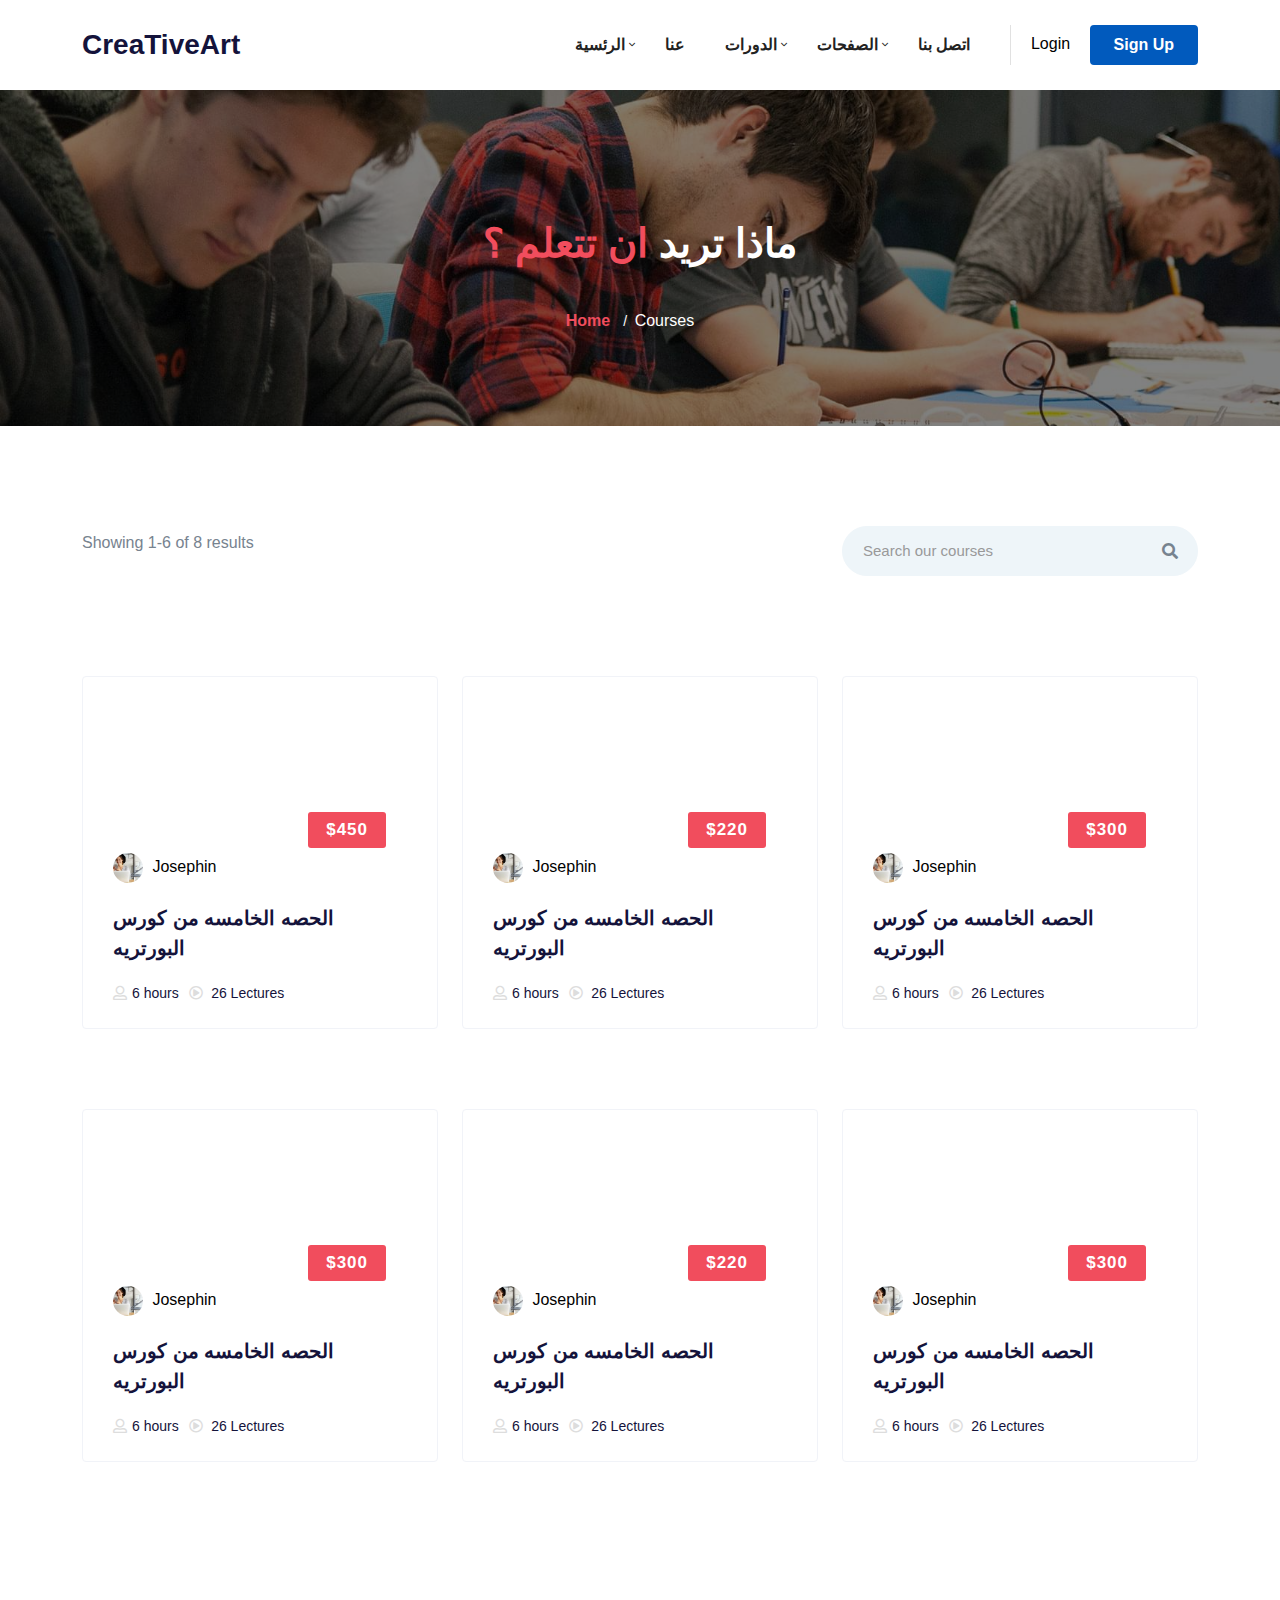
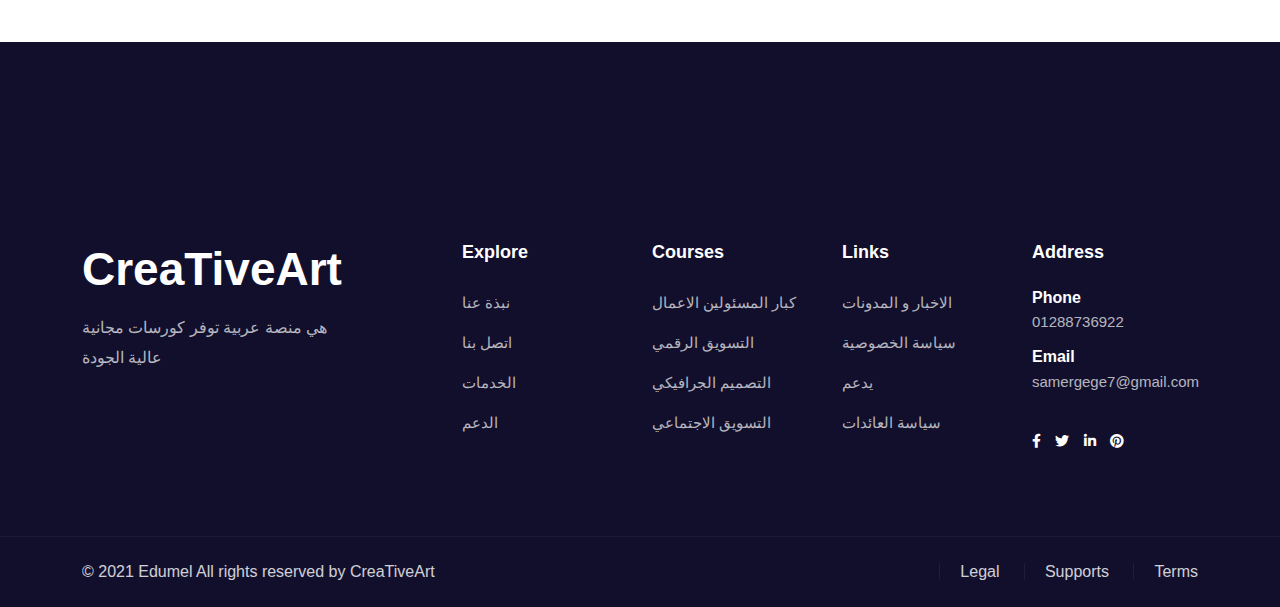
<file: courses-2.html>
<!DOCTYPE html>
<html lang="zxx">

<!-- Mirrored from themeturn.com/tf-db/edumel-demo/edumel/courses-2.html by HTTrack Website Copier/3.x [XR&CO'2014], Sun, 04 Dec 2022 19:38:03 GMT -->
<head>
  <meta http-equiv="Content-Type" content="text/html; charset=UTF-8">
  <meta name="description" content="Edumel- Education Html Template by dreambuzz">
  <meta name="keywords" content="education,edumel,instructor,lms,online,instructor,dreambuzz,bootstrap,kindergarten,tutor,e learning">
  <meta name="author" content="dreambuzz">

  <title>creative art</title>

  <!-- Mobile Specific Meta-->
  <meta name="viewport" content="width=device-width, initial-scale=1">
  <!-- bootstrap.min css -->
  <link rel="stylesheet" href="assets/vendors/bootstrap/bootstrap.css">
  <!-- Iconfont Css -->
  <link rel="stylesheet" href="assets/vendors/awesome/css/fontawesome-all.min.css">
  <link rel="stylesheet" href="assets/vendors/flaticon/flaticon.css">
  <link rel="stylesheet" href="assets/fonts/gilroy/font-gilroy.html">
  <link rel="stylesheet" href="assets/vendors/magnific-popup/magnific-popup.css">
  <!-- animate.css -->
  <link rel="stylesheet" href="assets/vendors/animate-css/animate.css">
  <link rel="stylesheet" href="assets/vendors/animated-headline/animated-headline.css">
  <link rel="stylesheet" href="assets/vendors/owl/assets/owl.carousel.min.css">
  <link rel="stylesheet" href="assets/vendors/owl/assets/owl.theme.default.min.css">

  <!-- Main Stylesheet -->
  <link rel="stylesheet" href="assets/css/woocomerce.css">
  <link rel="stylesheet" href="assets/css/style.css">
  <link rel="stylesheet" href="assets/css/responsive.css">

</head>

<body id="top-header">



<header class="header-style-1"> 
    


    <div class="header-navbar navbar-sticky">
        <div class="container">
            <div class="d-flex align-items-center justify-content-between">
                <div class="site-logo">
                    <a href="index.html">
                        <!-- <img src="assets/images/logo.png" alt="" class="img-fluid" /> -->
                        <h3 class="p-relative txt-c mt-0">CreaTiveArt</h3>
                    </a>
                </div>

                <div class="offcanvas-icon d-block d-lg-none">
                    <a href="#" class="nav-toggler"><i class="fal fa-bars"></i></a> 
                </div>

                <nav class="site-navbar ms-auto">
                    <ul class="primary-menu">
                        <li class="current">
                            <a href="index.html">الرئسية </a>
                            <ul class="submenu">
                                <li><a href="index.html">الرئسية 1</a></li>
                    <li><a href="index-2.html"> الرئسية 2</a></li>
                            </ul>
                        </li>
                        <li><a href="about.html">عنا</a></li>

                        <li>
                            <a href="courses.html">الدورات</a>
                            <ul class="submenu">
                                <li><a href="courses.html">الدورات</a></li>
                                <li><a href="courses-2.html">شبكة الدورات  </a></li>
                                <li>
                                    <a href="#">تخطيط فردي</a>
                                    <ul class="submenu">
                                        <li><a href="course-single.html">الدورات التدريبية الفردية</a></li>
                                    </ul>
                                </li>
                            </ul>
                        </li>

                        <li>
                            <a href="#">الصفحات</a>
                  <ul class="submenu">
                      <li><a href="instructor.html">المدربين</a></li>
                      <li><a href="tools.html">الادوات</a></li>
                      <li><a href="cart.html">عربة التسوق</a></li>
                      <li><a href="checkout.html">الدفع</a></li>
                    <li><a href="works-exhibition.html">معرض الاعمال </a></li>
                            </ul>
                        </li>

                       
                        <li>
                            <a href="contact.html">اتصل بنا </a>
                        </li>
                    </ul>

                    <a href="#" class="nav-close"><i class="fal fa-times"></i></a>
                </nav>

                <div class="header-btn d-none d-xl-block">
                    <a href="login.html" class="login">Login</a>
                    <a href="Register.html" class="btn btn-main-2 btn-sm-2 rounded">Sign up</a>
                </div>
            </div>
        </div>
    </div>
</header>
<!--====== Header End ======-->
<section class="page-header">
    <div class="container">
      <div class="row justify-content-center">
        <div class="col-lg-8 col-xl-8">
          <div class="title-block">
            <div class="text-center fw-bold fs-1 mt-5 text-white mb-5">
                ماذا تريد <span class="learn">ان تتعلم ؟</span>
              </div>
            <ul class="header-bradcrumb justify-content-center">
              <li><a href="index.html">Home</a></li>
              <li class="active" aria-current="page">Courses</li>
            </ul>
          </div>
        </div>
      </div>
    </div>
</section>
    <!--course section start-->
    <section class="section-padding page" >
        <div class="course-top-wrap mb-100">
            <div class="container">
                <div class="row align-items-center">
                    <div class="col-lg-8">
                        <p>Showing 1-6 of 8 results</p>
                    </div>
    
                    <div class="col-lg-4">
                        <div class="topbar-search">
                            <form method="get" action="#">
                                <input type="text"  placeholder="Search our courses" class="form-control">
                                <label><i class="fa fa-search"></i></label>
                            </form>
                        </div>
                    </div>
                </div>
            </div>
        </div>
    
        <div class="container">
            <div class="row justify-content-center">
                <div class="col-xl-4 col-lg-6 col-md-6">
                    <div class="course-grid course-style-4 bg-white mb-80">
                        <div class="course-header">
                            <div class="course-thumb">
                                <iframe width="300" height="205" src="https://www.youtube.com/embed/lvOi035bb-o?si=wL3aDunkRS30ySG9" title="YouTube video player" frameborder="0" allow="accelerometer; autoplay; clipboard-write; encrypted-media; gyroscope; picture-in-picture; web-share" allowfullscreen></iframe>

                            </div>
                        </div>
        
                        <div class="course-content">
                            <span class="course-price">$450</span>
    
                           <div class="d-flex align-items-center">
                                <div class="author me-3">
                                    <img src="assets/images/course/course-2.jpg" alt="" class="img-fluid">
                                    <a href="#">Josephin</a>
                                </div>
                           </div>
                            
                            <h3 class="course-title"> <a href="course-single.html">الحصه الخامسه من كورس البورتريه </a> </h3>
                            <div class="course-meta">
                                <span class="duration"><i class="far fa-user-alt"></i>6 hours</span>
                                <span class="lessons"><i class="far fa-play-circle me-2"></i>26 Lectures</span>
                            </div>
                        </div>
                    </div>
                 </div>
                <!-- COURSE END -->
    
                <div class="col-xl-4 col-lg-6 col-md-6">
                    <div class="course-grid course-style-4 bg-white mb-80">
                        <div class="course-header">
                            <div class="course-thumb">
                                <iframe width="300" height="205"  src="https://www.youtube.com/embed/at_0jvd0yAA?si=swCDBfTChMoyxw-d" title="YouTube video player" frameborder="0" allow="accelerometer; autoplay; clipboard-write; encrypted-media; gyroscope; picture-in-picture; web-share" allowfullscreen></iframe>
                            </div>
                        </div>
        
                        <div class="course-content">
                            <span class="course-price">$220</span>
                            <div class="d-flex align-items-center">
                                <div class="author me-3">
                                    <img src="assets/images/course/course-2.jpg" alt="" class="img-fluid">
                                    <a href="#">Josephin</a>
                                </div>
                           </div>
                            
                            <h3 class="course-title"> <a href="course-single.html">الحصه الخامسه من كورس البورتريه </a> </h3>
                            <div class="course-meta">
                                <span class="duration"><i class="far fa-user-alt"></i>6 hours</span>
                                <span class="lessons"><i class="far fa-play-circle me-2"></i>26 Lectures</span>
                            </div>
                        </div>
                    </div>
                 </div>
                <!-- COURSE END -->
                
                <div class="col-xl-4 col-lg-6 col-md-6">
                    <div class="course-grid course-style-4 bg-white mb-80">
                        <div class="course-header">
                            <div class="course-thumb">
                                <iframe width="300" height="205"  src="https://www.youtube.com/embed/0fBB6zNK_YY?si=WuMEH5pW5QkB0g1C" title="YouTube video player" frameborder="0" allow="accelerometer; autoplay; clipboard-write; encrypted-media; gyroscope; picture-in-picture; web-share" allowfullscreen></iframe>

                            </div>
                        </div>
        
                        <div class="course-content">
                            <span class="course-price">$300</span>
                            <div class="d-flex align-items-center">
                                <div class="author me-3">
                                    <img src="assets/images/course/course-2.jpg" alt="" class="img-fluid">
                                    <a href="#">Josephin</a>
                                </div>
                           </div>
                            
                            <h3 class="course-title"> <a href="course-single.html">الحصه الخامسه من كورس البورتريه  </a> </h3>
                            <div class="course-meta">
                                <span class="duration"><i class="far fa-user-alt"></i>6 hours</span>
                                <span class="lessons"><i class="far fa-play-circle me-2"></i>26 Lectures</span>
                            </div>
                        </div>
                    </div>
                 </div>
                <!-- COURSE END -->
                
                <div class="col-xl-4 col-lg-6 col-md-6">
                    <div class="course-grid course-style-4 bg-white">
                        <div class="course-header">
                            <div class="course-thumb">
                                <iframe width="300" height="205" src="https://www.youtube.com/embed/PpI6gH6xE7I?si=2M5hzmtlDciv6nLa" title="YouTube video player" frameborder="0" allow="accelerometer; autoplay; clipboard-write; encrypted-media; gyroscope; picture-in-picture; web-share" allowfullscreen></iframe>

                            </div>
                        </div>
        
                        <div class="course-content">
                            <span class="course-price">$300</span>
                            <div class="d-flex align-items-center">
                                <div class="author me-3">
                                    <img src="assets/images/course/course-2.jpg" alt="" class="img-fluid">
                                    <a href="#">Josephin</a>
                                </div>
                           </div>
                            
                            <h3 class="course-title"> <a href="course-single.html">الحصه الخامسه من كورس البورتريه   </a> </h3>
                            <div class="course-meta">
                                <span class="duration"><i class="far fa-user-alt"></i>6 hours</span>
                                <span class="lessons"><i class="far fa-play-circle me-2"></i>26 Lectures</span>
                            </div>
                        </div>
                    </div>
                </div>

                <div class="col-xl-4 col-lg-6 col-md-6">
                    <div class="course-grid course-style-4 bg-white mb-80 mb-xl-0">
                        <div class="course-header">
                            <div class="course-thumb">
                                <iframe width="300" height="205" src="https://www.youtube.com/embed/icSWQddQoZg?si=rT-FxBlDqRn1wD0C" title="YouTube video player" frameborder="0" allow="accelerometer; autoplay; clipboard-write; encrypted-media; gyroscope; picture-in-picture; web-share" allowfullscreen></iframe>
                            </div>
                        </div>
        
                        <div class="course-content">
                            <span class="course-price">$220</span>
                            <div class="d-flex align-items-center">
                                <div class="author me-3">
                                    <img src="assets/images/course/course-2.jpg" alt="" class="img-fluid">
                                    <a href="#">Josephin</a>
                                </div>
                           </div>
                            
                            <h3 class="course-title"> <a href="course-single.html">الحصه الخامسه من كورس البورتريه </a> </h3>
                            <div class="course-meta">
                                <span class="duration"><i class="far fa-user-alt"></i>6 hours</span>
                                <span class="lessons"><i class="far fa-play-circle me-2"></i>26 Lectures</span>
                            </div>
                        </div>
                    </div>
                 </div>
                <!-- COURSE END -->
                
                <div class="col-xl-4 col-lg-6 col-md-6">
                    <div class="course-grid course-style-4 bg-white mb-80 mb-xl-0">
                        <div class="course-header">
                            <div class="course-thumb">
                                <iframe width="300" height="205" src="https://www.youtube.com/embed/s4_YAF4EsWQ?si=HhrsKExxHM4rW00n" title="YouTube video player" frameborder="0" allow="accelerometer; autoplay; clipboard-write; encrypted-media; gyroscope; picture-in-picture; web-share" allowfullscreen></iframe>

                            </div>
                        </div>
        
                        <div class="course-content">
                            <span class="course-price">$300</span>
                            <div class="d-flex align-items-center">
                                <div class="author me-3">
                                    <img src="assets/images/course/course-2.jpg" alt="" class="img-fluid">
                                    <a href="#">Josephin</a>
                                </div>
                           </div>
                            
                            <h3 class="course-title"> <a href="course-single.html">الحصه الخامسه من كورس البورتريه  </a> </h3>
                            <div class="course-meta">
                                <span class="duration"><i class="far fa-user-alt"></i>6 hours</span>
                                <span class="lessons"><i class="far fa-play-circle me-2"></i>26 Lectures</span>
                            </div>
                        </div>
                    </div>
                 </div>
                <!-- COURSE END -->
            </div>
        </div>
        <!--course-->
    </section>
    <!--course section end-->



    <!-- Footer section start -->
    <section class="footer footer-4 pt-200">
      <div class="footer-mid">
        <div class="container">
          <div class="row">
            <div class="col-xl-3 me-auto col-sm-8">
              <div class="footer-logo mb-3">
                <h1 class="p-relative txt-c mt-0">CreaTiveArt</h1>
              </div>
              <div class="widget footer-widget mb-5 mb-lg-0">				
                <p>هي منصة عربية توفر كورسات مجانية عالية الجودة 
                  </p>
              </div>
            </div>
    
            <div class="col-xl-2 col-sm-4">
              <div class="footer-widget mb-5 mb-xl-0">
                <h5 class="widget-title">Explore</h5>
                <ul class="list-unstyled footer-links">
                                <li><a href="#">نبذة عنا</a></li>
                                <li><a href="#">اتصل بنا</a></li>
                                <li><a href="#">الخدمات</a></li>
                                <li><a href="#">الدعم</a></li>
                </ul>
              </div>
            </div>
    
            <div class="col-xl-2 col-sm-4">
              <div class="footer-widget mb-5 mb-xl-0">
                <h5 class="widget-title ">Courses</h5>
                <ul class="list-unstyled footer-links">
                                <li><a href="#">كبار المسئولين الاعمال </a></li>
                                <li><a href="#">التسويق الرقمي</a></li>
                                <li><a href="#">التصميم الجرافيكي </a></li>
                                <li><a href="#">التسويق الاجتماعي </a></li>
                </ul>
              </div>
            </div>
    
            <div class="col-xl-2 col-sm-4">
              <div class="footer-widget mb-5 mb-xl-0">
                <h5 class="widget-title">Links</h5>
                <ul class="list-unstyled footer-links">
                                <li><a href="#">الاخبار و المدونات</a></li>
                                <li><a href="#">سياسة الخصوصية</a></li>
                                <li><a href="#">يدعم</a></li>
                                <li><a href="#">سياسة العائدات</a></li>
                </ul>
              </div>
            </div>
    
            <div class="col-xl-2 col-sm-4">
              <div class="footer-widget mb-5 mb-xl-0">
                <h5 class="widget-title">Address</h5>
                <ul class="list-unstyled footer-links">
                  <li><h6 class="text-white">Phone</h6><a href="#">01288736922</a></li>
                  <li><h6 class="text-white">Email</h6><a href="#">samergege7@gmail.com</a></li>
                </ul>
                <div class="footer-socials mt-4">
                  <a href="#"><i class="fab fa-facebook-f"></i></a>
                  <a href="#"><i class="fab fa-twitter"></i></a>
                  <a href="#"><i class="fab fa-linkedin-in"></i></a>
                  <a href="#"><i class="fab fa-pinterest"></i></a>
                </div>
              </div>
            </div>
          </div>
        </div>
      </div>
    
      <div class="footer-btm">
        <div class="container">
          <div class="row align-items-center">
            <div class="col-xl-6 col-sm-12 col-lg-6">
              <p class="mb-0 copyright text-sm-center text-lg-start">© 2021 Edumel All rights reserved by <a href="https://themeturn.com/" rel="nofollow">CreaTiveArt</a> </p>
            </div>
            <div class="col-xl-6 col-sm-12 col-lg-6">
              <div class="footer-btm-links text-start text-sm-center text-lg-end">
                <a href="#">Legal</a>
                <a href="#">Supports</a>
                <a href="#">Terms</a>
              </div>
            </div>
          </div>
        </div>
      </div>
    
      <div class="fixed-btm-top">
        <a href="#top-header" class="js-scroll-trigger scroll-to-top"><i class="fa fa-angle-up"></i></a>
      </div>
      
    </section>
    <!-- Footer section End -->
    






    <!-- 
    Essential Scripts
    =====================================-->
    
    <!-- Main jQuery -->
    <script src="assets/vendors/jquery/jquery.js"></script>
    <!-- Bootstrap 5:0 -->
    <script src="assets/vendors/bootstrap/popper.min.js"></script>
    <script src="assets/vendors/bootstrap/bootstrap.js"></script>
    <!-- Counterup -->
    <script src="assets/vendors/counterup/waypoint.js"></script>
    <script src="assets/vendors/counterup/jquery.counterup.min.js"></script>
    <!--  Owl Carousel -->
    <script src="assets/vendors/owl/owl.carousel.min.js"></script>
    <!-- Isotope -->
    <script src="assets/vendors/isotope/jquery.isotope.js"></script>
    <script src="assets/vendors/isotope/imagelaoded.min.js"></script>
    <!-- Animated Headline -->
    <script src="assets/vendors/animated-headline/animated-headline.js"></script>
    <!-- Magnific Popup -->
    <script src="assets/vendors/magnific-popup/jquery.magnific-popup.min.js"></script>

    <script src="assets/js/script.js"></script>


  </body>
  
<!-- Mirrored from themeturn.com/tf-db/edumel-demo/edumel/courses-2.html by HTTrack Website Copier/3.x [XR&CO'2014], Sun, 04 Dec 2022 19:38:03 GMT -->
</html>
</file>
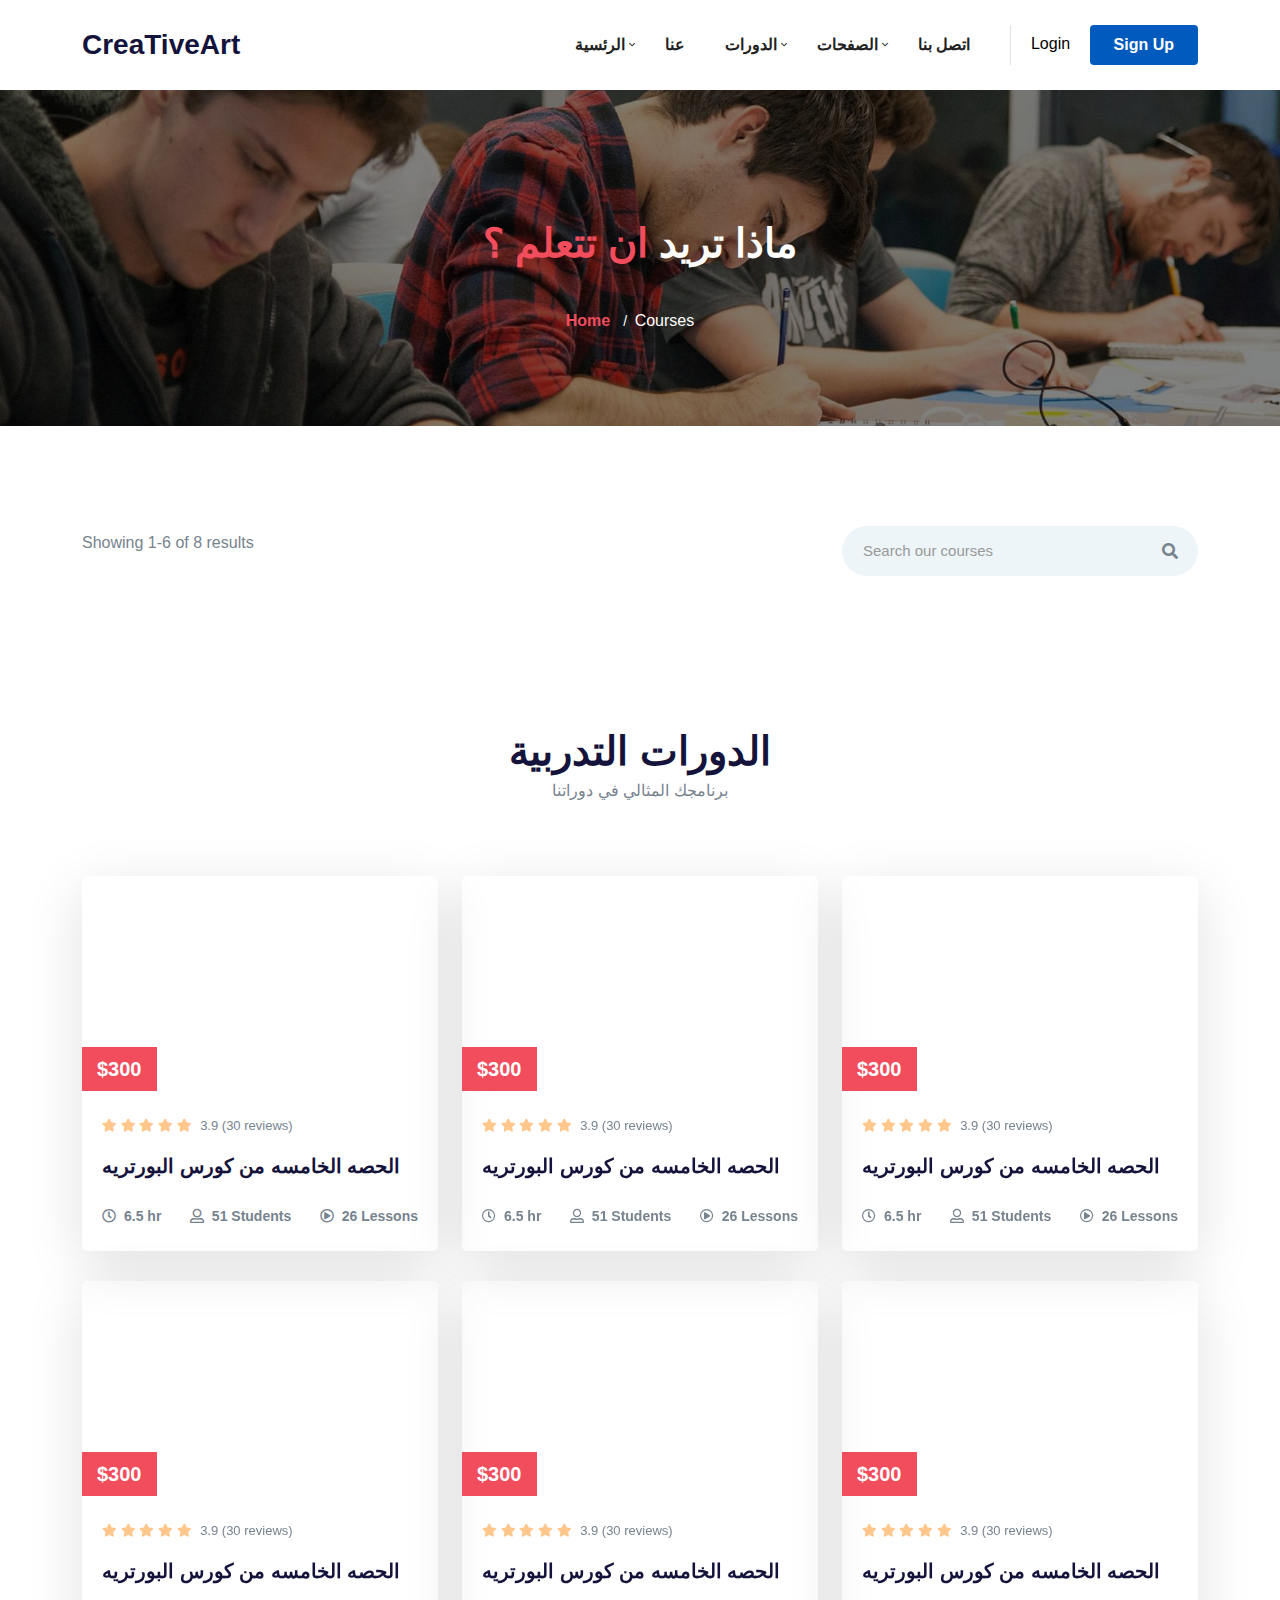
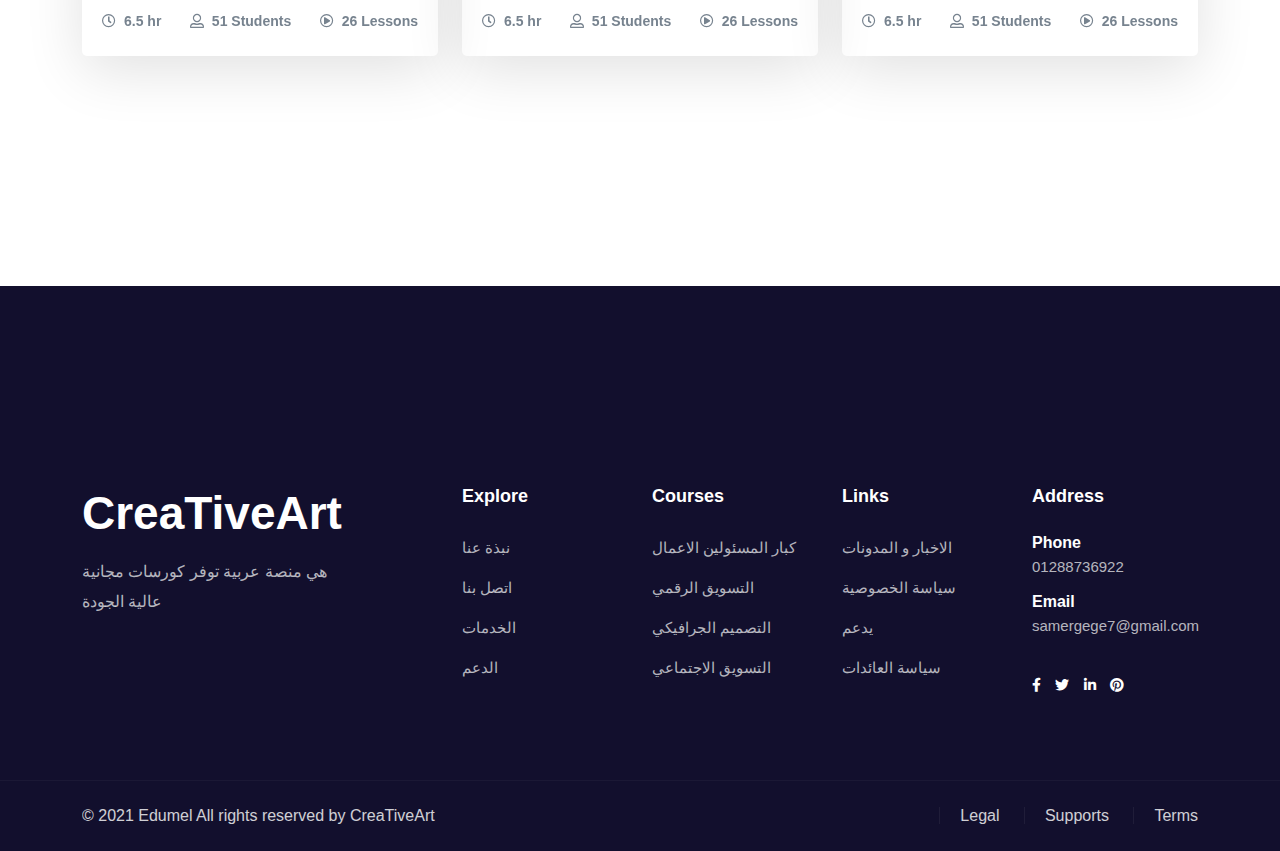
<file: courses.html>
<!DOCTYPE html>
<html lang="zxx">
  <!-- Mirrored from themeturn.com/tf-db/edumel-demo/edumel/courses.html by HTTrack Website Copier/3.x [XR&CO'2014], Sun, 04 Dec 2022 19:38:03 GMT -->
  <head>
    <meta http-equiv="Content-Type" content="text/html; charset=UTF-8" />
    <meta
      name="description"
      content="Edumel- Education Html Template by dreambuzz"
    />
    <meta
      name="keywords"
      content="education,edumel,instructor,lms,online,instructor,dreambuzz,bootstrap,kindergarten,tutor,e learning"
    />
    <meta name="author" content="dreambuzz" />

    <title>creative art</title>

    <!-- Mobile Specific Meta-->
    <meta name="viewport" content="width=device-width, initial-scale=1" />
    <!-- bootstrap.min css -->
    <link rel="stylesheet" href="assets/vendors/bootstrap/bootstrap.css" />
    <!-- Iconfont Css -->
    <link
      rel="stylesheet"
      href="assets/vendors/awesome/css/fontawesome-all.min.css"
    />
    <link rel="stylesheet" href="assets/vendors/flaticon/flaticon.css" />
    <link rel="stylesheet" href="assets/fonts/gilroy/font-gilroy.html" />
    <link
      rel="stylesheet"
      href="assets/vendors/magnific-popup/magnific-popup.css"
    />
    <!-- animate.css -->
    <link rel="stylesheet" href="assets/vendors/animate-css/animate.css" />
    <link
      rel="stylesheet"
      href="assets/vendors/animated-headline/animated-headline.css"
    />
    <link
      rel="stylesheet"
      href="assets/vendors/owl/assets/owl.carousel.min.css"
    />
    <link
      rel="stylesheet"
      href="assets/vendors/owl/assets/owl.theme.default.min.css"
    />

    <!-- Main Stylesheet -->
    <link rel="stylesheet" href="assets/css/woocomerce.css" />
    <link rel="stylesheet" href="assets/css/style.css" />
    <link rel="stylesheet" href="assets/css/responsive.css" />
  </head>

  <body id="top-header">
    <header class="header-style-1">
       
      <div class="header-navbar navbar-sticky">
        <div class="container">
          <div class="d-flex align-items-center justify-content-between">
            <div class="site-logo">
              <a href="index.html">
                <!-- <img src="assets/images/logo.png" alt="" class="img-fluid" /> -->
                <h3 class="p-relative txt-c mt-0">CreaTiveArt</h3>
              </a>
            </div>

            <div class="offcanvas-icon d-block d-lg-none">
              <a href="#" class="nav-toggler"><i class="fal fa-bars"></i></a>
            </div>

           

            <nav class="site-navbar ms-auto">
              <ul class="primary-menu">
                  <li class="current">
                      <a href="index.html">الرئسية </a>
                      <ul class="submenu">
                          <li><a href="index.html">الرئسية 1</a></li>
              <li><a href="index-2.html"> الرئسية 2</a></li>
                      </ul>
                  </li>
                  <li><a href="about.html">عنا</a></li>

                  <li>
                      <a href="courses.html">الدورات</a>
                      <ul class="submenu">
                          <li><a href="courses.html">الدورات</a></li>
                          <li><a href="courses-2.html">شبكة الدورات  </a></li>
                          <li>
                              <a href="#">تخطيط فردي</a>
                              <ul class="submenu">
                                  <li><a href="course-single.html">الدورات التدريبية الفردية</a></li>
                              </ul>
                          </li>
                      </ul>
                  </li>

                  <li>
                      <a href="#">الصفحات</a>
            <ul class="submenu">
                <li><a href="instructor.html">المدربين</a></li>
                <li><a href="tools.html">الادوات</a></li>
                <li><a href="cart.html">عربة التسوق</a></li>
                <li><a href="checkout.html">الدفع</a></li>
              <li><a href="works-exhibition.html">معرض الاعمال </a></li>
                      </ul>
                  </li>

                 
                  <li>
                      <a href="contact.html">اتصل بنا </a>
                  </li>
              </ul>

              <a href="#" class="nav-close"><i class="fal fa-times"></i></a>
          </nav>

          <div class="header-btn d-none d-xl-block">
              <a href="login.html" class="login">Login</a>
              <a href="Register.html" class="btn btn-main-2 btn-sm-2 rounded">Sign up</a>
          </div>
      </div>
  </div>
</div>
</header>
    <!--====== Header End ======-->

    <section class="page-header">
      <div class="container">
        <div class="row justify-content-center">
          <div class="col-lg-8 col-xl-8">
            <div class="title-block">
              <div class="text-center fw-bold fs-1 mt-5 text-white mb-5">
                ماذا تريد <span class="learn">ان تتعلم ؟</span>
              </div>
              <ul class="header-bradcrumb justify-content-center">
                <li><a href="index.html">Home</a></li>
                <li class="active" aria-current="page">Courses</li>
              </ul>
            </div>
          </div>
        </div>
      </div>
    </section>

    <!--course section start-->
    <section class="section-padding page">
      <div class="course-top-wrap">
        <div class="container">
          <div class="row align-items-center">
            <div class="col-lg-8">
              <p>Showing 1-6 of 8 results</p>
            </div>

            <div class="col-lg-4">
              <div class="topbar-search">
                <form method="get" action="#">
                  <input
                    type="text"
                    placeholder="Search our courses"
                    class="form-control"
                  />
                  <label><i class="fa fa-search"></i></label>
                </form>
              </div>
            </div>
          </div>
        </div>
      </div>


       <!--course section start-->
    <section class="course-wrapper section-padding">
      <div class="container">
        <div class="row justify-content-center">
          <div class="col-xl-8">
            <div class="section-heading mb-70 text-center">
              <h2 class="font-lg">الدورات التدربية</h2>
              <p>برنامجك المثالي في دوراتنا </p>
            </div>
          </div>
        </div>

        <div class="row justify-content-lg-center">
          <div class="col-xl-4 col-lg-4 col-md-6">
            <div class="course-grid bg-shadow tooltip-style">
              <div class="course-header">
                <div class="course-thumb">
                  <iframe width="500" height="205"  src="https://www.youtube.com/embed/s4_YAF4EsWQ?si=Z3S12zRGvyrwwvJ_" title="YouTube video player" frameborder="0" allow="accelerometer; autoplay; clipboard-write; encrypted-media; gyroscope; picture-in-picture; web-share" allowfullscreen></iframe>
                  <div class="course-price">$300</div>
                  
                </div>
              </div>

              <div class="course-content">
                <div class="rating mb-10">
                  <i class="fa fa-star"></i>
                  <i class="fa fa-star"></i>
                  <i class="fa fa-star"></i>
                  <i class="fa fa-star"></i>
                  <i class="fa fa-star"></i>

                  <span>3.9 (30 reviews)</span>
                </div>

                <h3 class="course-title mb-20">
                  <a href="#">الحصه الخامسه من كورس البورتريه  </a>
                </h3>

                <div
                  class="course-footer mt-20 d-flex align-items-center justify-content-between"
                >
                  <span class="duration"
                    ><i class="far fa-clock me-2"></i>6.5 hr</span
                  >
                  <span class="students"
                    ><i class="far fa-user-alt me-2"></i>51 Students</span
                  >
                  <span class="lessons"
                    ><i class="far fa-play-circle me-2"></i>26 Lessons</span
                  >
                </div>
              </div>

              <div class="course-hover-content">
                <div class="price">$300</div>
                <h3 class="course-title mb-20 mt-30">
                  <a href="courses-2.html">الحصه الخامسه من كورس البورتريه  </a>
                </h3>
                <div class="course-meta d-flex align-items-center mb-20">
                  <div class="author me-4">
                    <img
                      src="assets/images/course/course-2.jpg"
                      alt=""
                      class="img-fluid"
                    />
                    <a href="#">Josephin</a>
                  </div>
                  <span class="lesson">
                    <i class="far fa-file-alt"></i> 20 lessons</span
                  >
                </div>
                <p class="mb-70">
                  الحصه الخامسه من كورس البورتريه 
                </p>
                <a href="login.html" class="btn btn-grey btn-sm rounded"
                  >Join Now <i class="fal fa-angle-right"></i
                ></a>
              </div>
            </div>
          </div>
          <!-- COURSE END -->

          <div class="col-xl-4 col-lg-4 col-md-6">
            <div class="course-grid bg-shadow tooltip-style">
              <div class="course-header">
                <div class="course-thumb">
                  <iframe width="500" height="205" src="https://www.youtube.com/embed/s4_YAF4EsWQ?si=Z3S12zRGvyrwwvJ_" title="YouTube video player" frameborder="0" allow="accelerometer; autoplay; clipboard-write; encrypted-media; gyroscope; picture-in-picture; web-share" allowfullscreen></iframe>
                  <div class="course-price">$300</div>
                </div>
              </div>

              <div class="course-content">
                <div class="rating mb-10">
                  <i class="fa fa-star"></i>
                  <i class="fa fa-star"></i>
                  <i class="fa fa-star"></i>
                  <i class="fa fa-star"></i>
                  <i class="fa fa-star"></i>

                  <span>3.9 (30 reviews)</span>
                </div>

                <h3 class="course-title mb-20">
                  <a href="#">الحصه الخامسه من كورس البورتريه  </a>
                </h3>
                <div
                  class="course-footer mt-20 d-flex align-items-center justify-content-between"
                >
                  <span class="duration"
                    ><i class="far fa-clock me-2"></i>6.5 hr</span
                  >
                  <span class="students"
                    ><i class="far fa-user-alt me-2"></i>51 Students</span
                  >
                  <span class="lessons"
                    ><i class="far fa-play-circle me-2"></i>26 Lessons</span
                  >
                </div>
              </div>

              <div class="course-hover-content">
                <div class="price">$300</div>
                <h3 class="course-title mb-20 mt-30">
                  <a href="courses-2.html">الحصه الخامسه من كورس البورتريه  </a>
                </h3>
                <div class="course-meta d-flex align-items-center mb-20">
                  <div class="author me-4">
                    <img
                      src="assets/images/course/course-2.jpg"
                      alt=""
                      class="img-fluid"
                    />
                    <a href="#">Josephin</a>
                  </div>
                  <span class="lesson">
                    <i class="far fa-file-alt"></i> 20 lessons</span
                  >
                </div>
                <p class="mb-70">
                  الحصه الخامسه من كورس البورتريه 
                </p>
                <a
                  href="courses-2.html"
                  class="btn btn-grey btn-sm rounded"
                  >Join Now <i class="fal fa-angle-right"></i
                ></a>
              </div>
            </div>
          </div>
          <!-- COURSE END -->

          <div class="col-xl-4 col-lg-4 col-md-6">
            <div class="course-grid bg-shadow tooltip-style">
              <div class="course-header">
                <div class="course-thumb">
                  <iframe width="500" height="205" src="https://www.youtube.com/embed/0fBB6zNK_YY?si=Omu_Ep2uLDaM9HFI" title="YouTube video player" frameborder="0" allow="accelerometer; autoplay; clipboard-write; encrypted-media; gyroscope; picture-in-picture; web-share" allowfullscreen></iframe>
                  <div class="course-price">$300</div>
                </div>
              </div>

              <div class="course-content">
                <div class="rating mb-10">
                  <i class="fa fa-star"></i>
                  <i class="fa fa-star"></i>
                  <i class="fa fa-star"></i>
                  <i class="fa fa-star"></i>
                  <i class="fa fa-star"></i>

                  <span>3.9 (30 reviews)</span>
                </div>

                <h3 class="course-title mb-20">
                  <a href="#">الحصه الخامسه من كورس البورتريه  </a>
                </h3>

                <div
                  class="course-footer mt-20 d-flex align-items-center justify-content-between"
                >
                  <span class="duration"
                    ><i class="far fa-clock me-2"></i>6.5 hr</span
                  >
                  <span class="students"
                    ><i class="far fa-user-alt me-2"></i>51 Students</span
                  >
                  <span class="lessons"
                    ><i class="far fa-play-circle me-2"></i>26 Lessons</span
                  >
                </div>
              </div>

              <div class="course-hover-content">
                <div class="price">$300</div>
                <h3 class="course-title mb-20 mt-30">
                  <a href="courses-2.html">الحصه الخامسه من كورس البورتريه  </a>
                </h3>
                <div class="course-meta d-flex align-items-center mb-20">
                  <div class="author me-4">
                    <img
                      src="assets/images/course/course-2.jpg"
                      alt=""
                      class="img-fluid"
                    />
                    <a href="#">Josephin</a>
                  </div>
                  <span class="lesson">
                    <i class="far fa-file-alt"></i> 20 lessons</span
                  >
                </div>
                <p class="mb-70">
                  الحصه الخامسه من كورس البورتريه 
                </p>
                <a
                  href="courses-2.html"
                  class="btn btn-grey btn-sm rounded"
                  >Join Now <i class="fal fa-angle-right"></i
                ></a>
              </div>
            </div>
          </div>
          <!-- COURSE END -->
        </div>
        <div class="row justify-content-lg-center">
          <div class="col-xl-4 col-lg-4 col-md-6">
            <div class="course-grid bg-shadow tooltip-style">
              <div class="course-header">
                <div class="course-thumb">
                  <iframe width="500" height="205" src="https://www.youtube.com/embed/PGYQu8PCn2w?si=wVOZYldqDtFIMbOl" title="YouTube video player" frameborder="0" allow="accelerometer; autoplay; clipboard-write; encrypted-media; gyroscope; picture-in-picture; web-share" allowfullscreen></iframe>
                  <div class="course-price">$300</div>
                </div>
              </div>

              <div class="course-content">
                <div class="rating mb-10">
                  <i class="fa fa-star"></i>
                  <i class="fa fa-star"></i>
                  <i class="fa fa-star"></i>
                  <i class="fa fa-star"></i>
                  <i class="fa fa-star"></i>

                  <span>3.9 (30 reviews)</span>
                </div>

                <h3 class="course-title mb-20">
                  <a href="#">الحصه الخامسه من كورس البورتريه  </a>
                </h3>

                <div
                  class="course-footer mt-20 d-flex align-items-center justify-content-between"
                >
                  <span class="duration"
                    ><i class="far fa-clock me-2"></i>6.5 hr</span
                  >
                  <span class="students"
                    ><i class="far fa-user-alt me-2"></i>51 Students</span
                  >
                  <span class="lessons"
                    ><i class="far fa-play-circle me-2"></i>26 Lessons</span
                  >
                </div>
              </div>

              <div class="course-hover-content">
                <div class="price">$300</div>
                <h3 class="course-title mb-20 mt-30">
                  <a href="courses-2.html">الحصه الخامسه من كورس البورتريه </a>
                </h3>
                <div class="course-meta d-flex align-items-center mb-20">
                  <div class="author me-4">
                    <img
                      src="assets/images/course/course-2.jpg"
                      alt=""
                      class="img-fluid"
                    />
                    <a href="#">Josephin</a>
                  </div>
                  <span class="lesson">
                    <i class="far fa-file-alt"></i> 20 lessons</span
                  >
                </div>
                <p class="mb-70">
                  الحصه الخامسه من كورس البورتريه 
                </p>
                <a
                  href="courses-2.html"
                  class="btn btn-grey btn-sm rounded"
                  >Join Now <i class="fal fa-angle-right"></i
                ></a>
              </div>
            </div>
          </div>
          <!-- COURSE END -->

          <div class="col-xl-4 col-lg-4 col-md-6">
            <div class="course-grid bg-shadow tooltip-style">
              <div class="course-header">
                <div class="course-thumb">
                  <iframe width="500" height="205" src="https://www.youtube.com/embed/s4_YAF4EsWQ?si=t-oNXJKwhEVYKG_G" title="YouTube video player" frameborder="0" allow="accelerometer; autoplay; clipboard-write; encrypted-media; gyroscope; picture-in-picture; web-share" allowfullscreen></iframe>
                  <div class="course-price">$300</div>
                </div>
              </div>

              <div class="course-content">
                <div class="rating mb-10">
                  <i class="fa fa-star"></i>
                  <i class="fa fa-star"></i>
                  <i class="fa fa-star"></i>
                  <i class="fa fa-star"></i>
                  <i class="fa fa-star"></i>

                  <span>3.9 (30 reviews)</span>
                </div>

                <h3 class="course-title mb-20">
                  <a href="#">الحصه الخامسه من كورس البورتريه  </a>
                </h3>
                <div
                  class="course-footer mt-20 d-flex align-items-center justify-content-between"
                >
                  <span class="duration"
                    ><i class="far fa-clock me-2"></i>6.5 hr</span
                  >
                  <span class="students"
                    ><i class="far fa-user-alt me-2"></i>51 Students</span
                  >
                  <span class="lessons"
                    ><i class="far fa-play-circle me-2"></i>26 Lessons</span
                  >
                </div>
              </div>

              <div class="course-hover-content">
                <div class="price">$300</div>
                <h3 class="course-title mb-20 mt-30">
                  <a href="courses-2.html">الحصه الخامسه من كورس البورتريه </a>
                </h3>
                <div class="course-meta d-flex align-items-center mb-20">
                  <div class="author me-4">
                    <img
                      src="assets/images/course/course-2.jpg"
                      alt=""
                      class="img-fluid"
                    />
                    <a href="#">Josephin</a>
                  </div>
                  <span class="lesson">
                    <i class="far fa-file-alt"></i> 20 lessons</span
                  >
                </div>
                <p class="mb-70">
                  الحصه الخامسه من كورس البورتريه 
                </p>
                <a
                  href="courses-2.html"
                  class="btn btn-grey btn-sm rounded"
                  >Join Now <i class="fal fa-angle-right"></i
                ></a>
              </div>
            </div>
          </div>
          <!-- COURSE END -->

          <div class="col-xl-4 col-lg-4 col-md-6">
            <div class="course-grid bg-shadow tooltip-style">
              <div class="course-header">
                <div class="course-thumb">
                  <iframe width="500" height="205" src="https://www.youtube.com/embed/dY7GgAJZ6EI?si=g3mr0kVotVbM027L" title="YouTube video player" frameborder="0" allow="accelerometer; autoplay; clipboard-write; encrypted-media; gyroscope; picture-in-picture; web-share" allowfullscreen></iframe>
                  <div class="course-price">$300</div>
                </div>
              </div>

              <div class="course-content">
                <div class="rating mb-10">
                  <i class="fa fa-star"></i>
                  <i class="fa fa-star"></i>
                  <i class="fa fa-star"></i>
                  <i class="fa fa-star"></i>
                  <i class="fa fa-star"></i>

                  <span>3.9 (30 reviews)</span>
                </div>

                <h3 class="course-title mb-20">
                  <a href="#">الحصه الخامسه من كورس البورتريه  </a>
                </h3>

                <div
                  class="course-footer mt-20 d-flex align-items-center justify-content-between"
                >
                  <span class="duration"
                    ><i class="far fa-clock me-2"></i>6.5 hr</span
                  >
                  <span class="students"
                    ><i class="far fa-user-alt me-2"></i>51 Students</span
                  >
                  <span class="lessons"
                    ><i class="far fa-play-circle me-2"></i>26 Lessons</span
                  >
                </div>
              </div>

              <div class="course-hover-content">
                <div class="price">$300</div>
                <h3 class="course-title mb-20 mt-30">
                  <a href="courses-2.html">الحصه الخامسه من كورس البورتريه  </a>
                </h3>
                <div class="course-meta d-flex align-items-center mb-20">
                  <div class="author me-4">
                    <img
                      src="assets/images/course/course-2.jpg"
                      alt=""
                      class="img-fluid"
                    />
                    <a href="#">Josephin</a>
                  </div>
                  <span class="lesson">
                    <i class="far fa-file-alt"></i> 20 lessons</span
                  >
                </div>
                <p class="mb-70">
                  الحصه الخامسه من كورس البورتريه 
                </p>
                <a
                  href="courses-2.html"
                  class="btn btn-grey btn-sm rounded"
                  >Join Now <i class="fal fa-angle-right"></i
                ></a>
              </div>
            </div>
          </div>
          <!-- COURSE END -->
        </div>
      </div>
    </section>
    <!--course section end-->
      <!--course-->
    </section>
    <!--course section end-->

    <!-- Footer section start -->
    <section class="footer footer-4 pt-200">
      <div class="footer-mid">
        <div class="container">
          <div class="row">
            <div class="col-xl-3 me-auto col-sm-8">
              <div class="footer-logo mb-3">
                <h1 class="p-relative txt-c mt-0">CreaTiveArt</h1>
              </div>
              <div class="widget footer-widget mb-5 mb-lg-0">				
                <p>هي منصة عربية توفر كورسات مجانية عالية الجودة 
                  </p>
              </div>
            </div>
    
            <div class="col-xl-2 col-sm-4">
              <div class="footer-widget mb-5 mb-xl-0">
                <h5 class="widget-title">Explore</h5>
                <ul class="list-unstyled footer-links">
                                <li><a href="#">نبذة عنا</a></li>
                                <li><a href="#">اتصل بنا</a></li>
                                <li><a href="#">الخدمات</a></li>
                                <li><a href="#">الدعم</a></li>
                </ul>
              </div>
            </div>
    
            <div class="col-xl-2 col-sm-4">
              <div class="footer-widget mb-5 mb-xl-0">
                <h5 class="widget-title ">Courses</h5>
                <ul class="list-unstyled footer-links">
                                <li><a href="#">كبار المسئولين الاعمال </a></li>
                                <li><a href="#">التسويق الرقمي</a></li>
                                <li><a href="#">التصميم الجرافيكي </a></li>
                                <li><a href="#">التسويق الاجتماعي </a></li>
                </ul>
              </div>
            </div>
    
            <div class="col-xl-2 col-sm-4">
              <div class="footer-widget mb-5 mb-xl-0">
                <h5 class="widget-title">Links</h5>
                <ul class="list-unstyled footer-links">
                                <li><a href="#">الاخبار و المدونات</a></li>
                                <li><a href="#">سياسة الخصوصية</a></li>
                                <li><a href="#">يدعم</a></li>
                                <li><a href="#">سياسة العائدات</a></li>
                </ul>
              </div>
            </div>
    
            <div class="col-xl-2 col-sm-4">
              <div class="footer-widget mb-5 mb-xl-0">
                <h5 class="widget-title">Address</h5>
                <ul class="list-unstyled footer-links">
                  <li><h6 class="text-white">Phone</h6><a href="#">01288736922</a></li>
                  <li><h6 class="text-white">Email</h6><a href="#">samergege7@gmail.com</a></li>
                </ul>
                <div class="footer-socials mt-4">
                  <a href="#"><i class="fab fa-facebook-f"></i></a>
                  <a href="#"><i class="fab fa-twitter"></i></a>
                  <a href="#"><i class="fab fa-linkedin-in"></i></a>
                  <a href="#"><i class="fab fa-pinterest"></i></a>
                </div>
              </div>
            </div>
          </div>
        </div>
      </div>
    
      <div class="footer-btm">
        <div class="container">
          <div class="row align-items-center">
            <div class="col-xl-6 col-sm-12 col-lg-6">
              <p class="mb-0 copyright text-sm-center text-lg-start">© 2021 Edumel All rights reserved by <a href="https://themeturn.com/" rel="nofollow">CreaTiveArt</a> </p>
            </div>
            <div class="col-xl-6 col-sm-12 col-lg-6">
              <div class="footer-btm-links text-start text-sm-center text-lg-end">
                <a href="#">Legal</a>
                <a href="#">Supports</a>
                <a href="#">Terms</a>
              </div>
            </div>
          </div>
        </div>
      </div>
    
      <div class="fixed-btm-top">
        <a href="#top-header" class="js-scroll-trigger scroll-to-top"><i class="fa fa-angle-up"></i></a>
      </div>
      
    </section>
    
    <!-- Footer section End -->

    <!-- 
    Essential Scripts
    =====================================-->

    <!-- Main jQuery -->
    <script src="assets/vendors/jquery/jquery.js"></script>
    <!-- Bootstrap 5:0 -->
    <script src="assets/vendors/bootstrap/popper.min.js"></script>
    <script src="assets/vendors/bootstrap/bootstrap.js"></script>
    <!-- Counterup -->
    <script src="assets/vendors/counterup/waypoint.js"></script>
    <script src="assets/vendors/counterup/jquery.counterup.min.js"></script>
    <!--  Owl Carousel -->
    <script src="assets/vendors/owl/owl.carousel.min.js"></script>
    <!-- Isotope -->
    <script src="assets/vendors/isotope/jquery.isotope.js"></script>
    <script src="assets/vendors/isotope/imagelaoded.min.js"></script>
    <!-- Animated Headline -->
    <script src="assets/vendors/animated-headline/animated-headline.js"></script>
    <!-- Magnific Popup -->
    <script src="assets/vendors/magnific-popup/jquery.magnific-popup.min.js"></script>

    <script src="assets/js/script.js"></script>
  </body>

  <!-- Mirrored from themeturn.com/tf-db/edumel-demo/edumel/courses.html by HTTrack Website Copier/3.x [XR&CO'2014], Sun, 04 Dec 2022 19:38:03 GMT -->
</html>
</file>
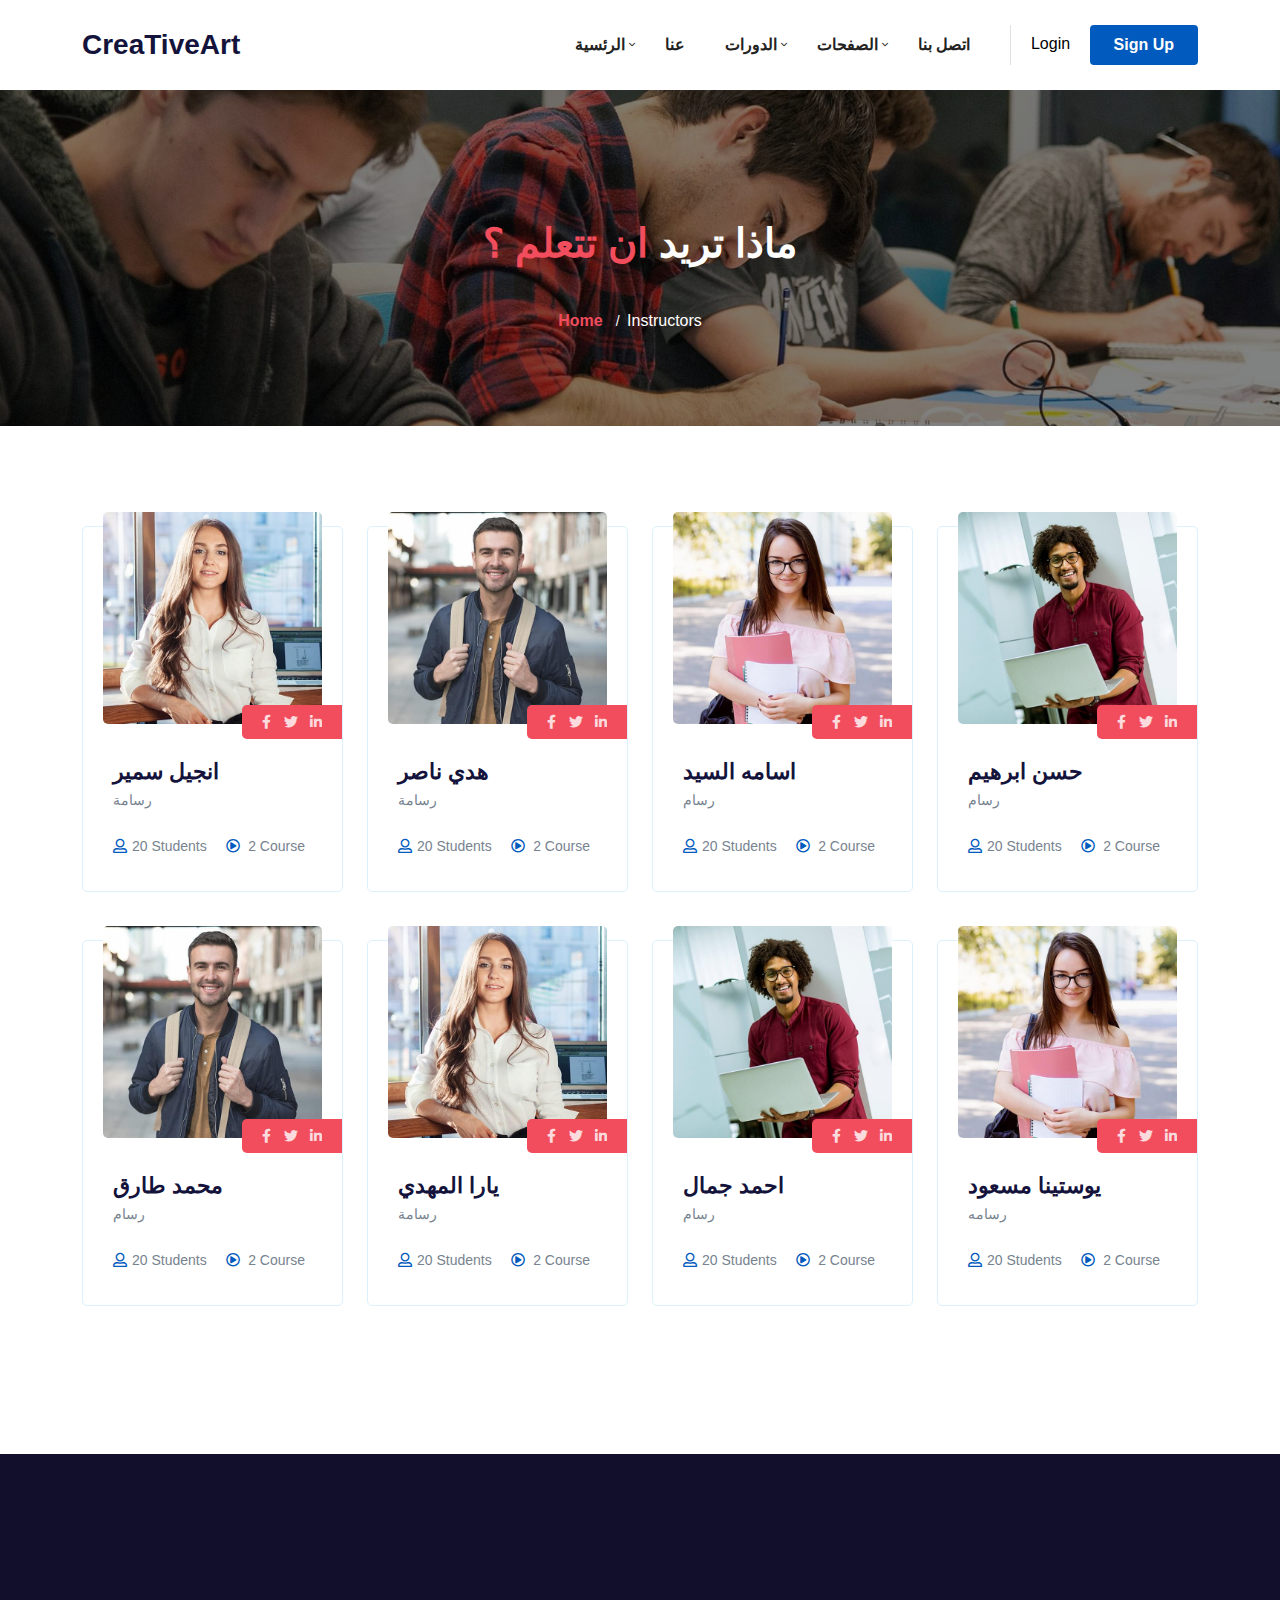
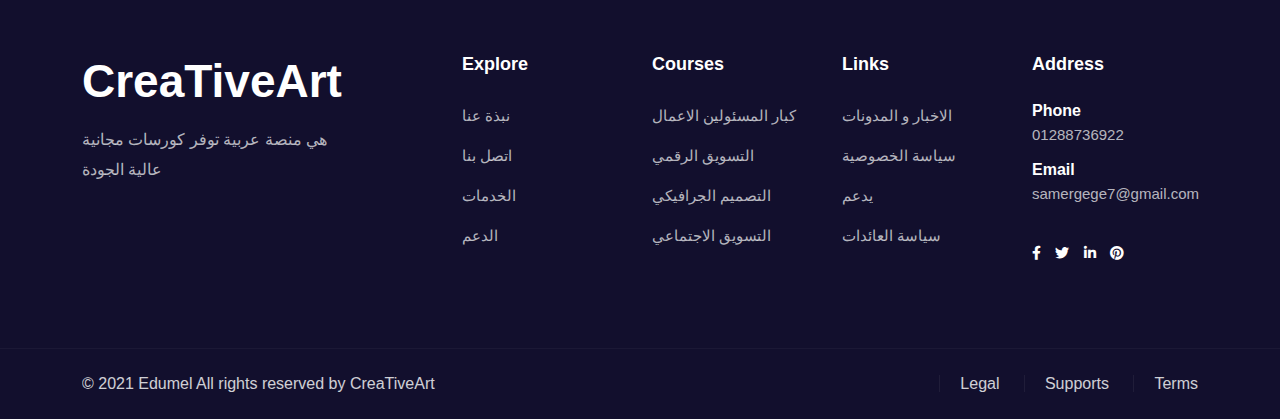
<file: instructor.html>
<!DOCTYPE html>
<html lang="zxx">

<!-- Mirrored from themeturn.com/tf-db/edumel-demo/edumel/instructor.html by HTTrack Website Copier/3.x [XR&CO'2014], Sun, 04 Dec 2022 19:38:10 GMT -->
<head>
  <meta http-equiv="Content-Type" content="text/html; charset=UTF-8">
  <meta name="description" content="Edumel- Education Html Template by dreambuzz">
  <meta name="keywords" content="education,edumel,instructor,lms,online,instructor,dreambuzz,bootstrap,kindergarten,tutor,e learning">
  <meta name="author" content="dreambuzz">

  <title>creative art</title>

  <!-- Mobile Specific Meta-->
  <meta name="viewport" content="width=device-width, initial-scale=1">
  <!-- bootstrap.min css -->
  <link rel="stylesheet" href="assets/vendors/bootstrap/bootstrap.css">
  <!-- Iconfont Css -->
  <link rel="stylesheet" href="assets/vendors/awesome/css/fontawesome-all.min.css">
  <link rel="stylesheet" href="assets/vendors/flaticon/flaticon.css">
  <link rel="stylesheet" href="assets/fonts/gilroy/font-gilroy.html">
  <link rel="stylesheet" href="assets/vendors/magnific-popup/magnific-popup.css">
  <!-- animate.css -->
  <link rel="stylesheet" href="assets/vendors/animate-css/animate.css">
  <link rel="stylesheet" href="assets/vendors/animated-headline/animated-headline.css">
  <link rel="stylesheet" href="assets/vendors/owl/assets/owl.carousel.min.css">
  <link rel="stylesheet" href="assets/vendors/owl/assets/owl.theme.default.min.css">

  <!-- Main Stylesheet -->
  <link rel="stylesheet" href="assets/css/woocomerce.css">
  <link rel="stylesheet" href="assets/css/style.css">
  <link rel="stylesheet" href="assets/css/responsive.css">

</head>

<body id="top-header">



<header class="header-style-1"> 
    

    <div class="header-navbar navbar-sticky">
        <div class="container">
            <div class="d-flex align-items-center justify-content-between">
                <div class="site-logo">
                    <a href="index.html">
                        <!-- <img src="assets/images/logo.png" alt="" class="img-fluid" /> -->
                        <h3 class="p-relative txt-c mt-0">CreaTiveArt</h3>
                    </a>
                </div>

                <div class="offcanvas-icon d-block d-lg-none">
                    <a href="#" class="nav-toggler"><i class="fal fa-bars"></i></a> 
                </div>

                <div class="header-category-menu d-none d-xl-block">
                    <ul>
                        <li class="has-submenu">
                            
                    </ul>
                </div>
        
                <nav class="site-navbar ms-auto">
                    <ul class="primary-menu">
                        <li class="current">
                            <a href="index.html">الرئسية </a>
                            <ul class="submenu">
                                <li><a href="index.html">الرئسية 1</a></li>
                    <li><a href="index-2.html"> الرئسية 2</a></li>
                            </ul>
                        </li>
                        <li><a href="about.html">عنا</a></li>

                        <li>
                            <a href="courses.html">الدورات</a>
                            <ul class="submenu">
                                <li><a href="courses.html">الدورات</a></li>
                                <li><a href="courses-2.html">شبكة الدورات  </a></li>
                                <li>
                                    <a href="#">تخطيط فردي</a>
                                    <ul class="submenu">
                                        <li><a href="course-single.html">الدورات التدريبية الفردية</a></li>
                                    </ul>
                                </li>
                            </ul>
                        </li>

                        <li>
                            <a href="#">الصفحات</a>
                  <ul class="submenu">
                      <li><a href="instructor.html">المدربين</a></li>
                      <li><a href="tools.html">الادوات</a></li>
                      <li><a href="cart.html">عربة التسوق</a></li>
                      <li><a href="checkout.html">الدفع</a></li>
                    <li><a href="works-exhibition.html">معرض الاعمال </a></li>
                            </ul>
                        </li>

                       
                        <li>
                            <a href="contact.html">اتصل بنا </a>
                        </li>
                    </ul>

                    <a href="#" class="nav-close"><i class="fal fa-times"></i></a>
                </nav>

                <div class="header-btn d-none d-xl-block">
                    <a href="login.html" class="login">Login</a>
                    <a href="Register.html" class="btn btn-main-2 btn-sm-2 rounded">Sign up</a>
                </div>
            </div>
        </div>
    </div>
</header>
<!--====== Header End ======-->
<section class="page-header">
    <div class="container">
      <div class="row justify-content-center">
        <div class="col-lg-8 col-xl-8">
          <div class="title-block">
            <div class="text-center fw-bold fs-1 mt-5 text-white mb-5">
                ماذا تريد <span class="learn">ان تتعلم ؟</span>
              </div>
            <ul class="header-bradcrumb justify-content-center">
              <li><a href="index.html">Home</a></li>
              <li class="active" aria-current="page">Instructors</li>
            </ul>
          </div>
        </div>
      </div>
    </div>
</section>

<section class="section-instructors section-padding">
    <div class="container">
        <div class="row">
            <div class="col-lg-3 col-md-6 col-sm-6">
                <div class="team-item mb-5">
                    <div class="team-img">
                        <img src="assets/images/team/team-4.jpg" alt="" class="img-fluid">
        
                        <ul class="team-socials list-inline">
                            <li class="list-inline-item"><a href="#"><i class="fab fa-facebook-f"></i></a></li>
                            <li class="list-inline-item"><a href="#"><i class="fab fa-twitter"></i></a></li>
                            <li class="list-inline-item"><a href="#"><i class="fab fa-linkedin-in"></i></a></li>
                        </ul>
                    </div>
                    <div class="team-content">
                        <div class="team-info">
                            <h4>انجيل سمير </h4>
                            <p>رسامة</p>
                        </div>
        
                        <div class="course-meta">
                            <span class="duration"><i class="far fa-user-alt"></i>20 Students</span>
                            <span class="lessons"><i class="far fa-play-circle me-2"></i>2 Course</span>
                        </div>
                    </div>
                </div>
            </div>
            
            <div class="col-lg-3 col-md-6 col-sm-6">
                <div class="team-item mb-5">
                    <div class="team-img">
                        <img src="assets/images/team/team-1.jpg" alt="" class="img-fluid">
                        <ul class="team-socials list-inline">
                            <li class="list-inline-item"><a href="#"><i class="fab fa-facebook-f"></i></a></li>
                            <li class="list-inline-item"><a href="#"><i class="fab fa-twitter"></i></a></li>
                            <li class="list-inline-item"><a href="#"><i class="fab fa-linkedin-in"></i></a></li>
                        </ul>
                    </div>
                    <div class="team-content">
                        <div class="team-info">
                            <h4>هدي ناصر </h4>
                            <p>رسامة </p>
                        </div>
                        <div class="course-meta">
                            <span class="duration"><i class="far fa-user-alt"></i>20 Students</span>
                            <span class="lessons"><i class="far fa-play-circle me-2"></i>2 Course</span>
                        </div>
                    </div>
                </div>
            </div>

            <div class="col-lg-3 col-md-6 col-sm-6">
                <div class="team-item mb-5">
                    <div class="team-img">
                        <img src="assets/images/team/team-2.jpg" alt="" class="img-fluid">
        
                        <ul class="team-socials list-inline">
                            <li class="list-inline-item"><a href="#"><i class="fab fa-facebook-f"></i></a></li>
                            <li class="list-inline-item"><a href="#"><i class="fab fa-twitter"></i></a></li>
                            <li class="list-inline-item"><a href="#"><i class="fab fa-linkedin-in"></i></a></li>
                        </ul>
                    </div>
                    <div class="team-content">
                        <div class="team-info">
                            <h4>اسامه السيد</h4>
                            <p>رسام</p>
                        </div>
                        <div class="course-meta">
                            <span class="duration"><i class="far fa-user-alt"></i>20 Students</span>
                            <span class="lessons"><i class="far fa-play-circle me-2"></i>2 Course</span>
                        </div>
                    </div>
                </div>
            </div>
        
            <div class="col-lg-3 col-md-6 col-sm-6">
                <div class="team-item mb-5">
                    <div class="team-img">
                        <img src="assets/images/team/team-3.jpg" alt="" class="img-fluid">
        
                        <ul class="team-socials list-inline">
                            <li class="list-inline-item"><a href="#"><i class="fab fa-facebook-f"></i></a></li>
                            <li class="list-inline-item"><a href="#"><i class="fab fa-twitter"></i></a></li>
                            <li class="list-inline-item"><a href="#"><i class="fab fa-linkedin-in"></i></a></li>
                        </ul>
                    </div>
                    <div class="team-content">
                        <div class="team-info">
                            <h4>حسن ابرهيم</h4>
                            <p>رسام</p>
                        </div>
        
                        <div class="course-meta">
                            <span class="duration"><i class="far fa-user-alt"></i>20 Students</span>
                            <span class="lessons"><i class="far fa-play-circle me-2"></i>2 Course</span>
                        </div>
                    </div>
                </div>
            </div>
            
            <div class="col-lg-3 col-md-6 col-sm-6">
                <div class="team-item mb-5">
                    <div class="team-img">
                        <img src="assets/images/team/team-1.jpg" alt="" class="img-fluid">
                        <ul class="team-socials list-inline">
                            <li class="list-inline-item"><a href="#"><i class="fab fa-facebook-f"></i></a></li>
                            <li class="list-inline-item"><a href="#"><i class="fab fa-twitter"></i></a></li>
                            <li class="list-inline-item"><a href="#"><i class="fab fa-linkedin-in"></i></a></li>
                        </ul>
                    </div>
                    <div class="team-content">
                        <div class="team-info">
                            <h4>محمد طارق</h4>
                            <p>رسام </p>
                        </div>
                        <div class="course-meta">
                            <span class="duration"><i class="far fa-user-alt"></i>20 Students</span>
                            <span class="lessons"><i class="far fa-play-circle me-2"></i>2 Course</span>
                        </div>
                    </div>
                </div>
            </div>

            <div class="col-lg-3 col-md-6 col-sm-6">
                <div class="team-item mb-5">
                    <div class="team-img">
                        <img src="assets/images/team/team-4.jpg" alt="" class="img-fluid">
        
                        <ul class="team-socials list-inline">
                            <li class="list-inline-item"><a href="#"><i class="fab fa-facebook-f"></i></a></li>
                            <li class="list-inline-item"><a href="#"><i class="fab fa-twitter"></i></a></li>
                            <li class="list-inline-item"><a href="#"><i class="fab fa-linkedin-in"></i></a></li>
                        </ul>
                    </div>
                    <div class="team-content">
                        <div class="team-info">
                            <h4>يارا المهدي</h4>
                            <p>رسامة</p>
                        </div>
        
                        <div class="course-meta">
                            <span class="duration"><i class="far fa-user-alt"></i>20 Students</span>
                            <span class="lessons"><i class="far fa-play-circle me-2"></i>2 Course</span>
                        </div>
                    </div>
                </div>
            </div>

            <div class="col-lg-3 col-md-6 col-sm-6">
                <div class="team-item mb-5">
                    <div class="team-img">
                        <img src="assets/images/team/team-3.jpg" alt="" class="img-fluid">
        
                        <ul class="team-socials list-inline">
                            <li class="list-inline-item"><a href="#"><i class="fab fa-facebook-f"></i></a></li>
                            <li class="list-inline-item"><a href="#"><i class="fab fa-twitter"></i></a></li>
                            <li class="list-inline-item"><a href="#"><i class="fab fa-linkedin-in"></i></a></li>
                        </ul>
                    </div>
                    <div class="team-content">
                        <div class="team-info">
                            <h4>احمد جمال </h4>
                            <p>رسام</p>
                        </div>
        
                        <div class="course-meta">
                            <span class="duration"><i class="far fa-user-alt"></i>20 Students</span>
                            <span class="lessons"><i class="far fa-play-circle me-2"></i>2 Course</span>
                        </div>
                    </div>
                </div>
            </div>

            <div class="col-lg-3 col-md-6 col-sm-6">
                <div class="team-item mb-5">
                    <div class="team-img">
                        <img src="assets/images/team/team-2.jpg" alt="" class="img-fluid">
        
                        <ul class="team-socials list-inline">
                            <li class="list-inline-item"><a href="#"><i class="fab fa-facebook-f"></i></a></li>
                            <li class="list-inline-item"><a href="#"><i class="fab fa-twitter"></i></a></li>
                            <li class="list-inline-item"><a href="#"><i class="fab fa-linkedin-in"></i></a></li>
                        </ul>
                    </div>
                    <div class="team-content">
                        <div class="team-info">
                            <h4>يوستينا مسعود </h4>
                            <p>رسامه </p>
                        </div>
                        <div class="course-meta">
                            <span class="duration"><i class="far fa-user-alt"></i>20 Students</span>
                            <span class="lessons"><i class="far fa-play-circle me-2"></i>2 Course</span>
                        </div>
                    </div>
                </div>
            </div>
        </div>
    </div>
</section>


    <!-- Footer section start -->
    <section class="footer footer-4 pt-200">
      <div class="footer-mid">
        <div class="container">
          <div class="row">
            <div class="col-xl-3 me-auto col-sm-8">
              <div class="footer-logo mb-3">
                <h1 class="p-relative txt-c mt-0">CreaTiveArt</h1>
              </div>
              <div class="widget footer-widget mb-5 mb-lg-0">				
                <p>هي منصة عربية توفر كورسات مجانية عالية الجودة 
                  </p>
              </div>
            </div>
    
            <div class="col-xl-2 col-sm-4">
              <div class="footer-widget mb-5 mb-xl-0">
                <h5 class="widget-title">Explore</h5>
                <ul class="list-unstyled footer-links">
                                <li><a href="#">نبذة عنا</a></li>
                                <li><a href="#">اتصل بنا</a></li>
                                <li><a href="#">الخدمات</a></li>
                                <li><a href="#">الدعم</a></li>
                </ul>
              </div>
            </div>
    
            <div class="col-xl-2 col-sm-4">
              <div class="footer-widget mb-5 mb-xl-0">
                <h5 class="widget-title ">Courses</h5>
                <ul class="list-unstyled footer-links">
                                <li><a href="#">كبار المسئولين الاعمال </a></li>
                                <li><a href="#">التسويق الرقمي</a></li>
                                <li><a href="#">التصميم الجرافيكي </a></li>
                                <li><a href="#">التسويق الاجتماعي </a></li>
                </ul>
              </div>
            </div>
    
            <div class="col-xl-2 col-sm-4">
              <div class="footer-widget mb-5 mb-xl-0">
                <h5 class="widget-title">Links</h5>
                <ul class="list-unstyled footer-links">
                                <li><a href="#">الاخبار و المدونات</a></li>
                                <li><a href="#">سياسة الخصوصية</a></li>
                                <li><a href="#">يدعم</a></li>
                                <li><a href="#">سياسة العائدات</a></li>
                </ul>
              </div>
            </div>
    
            <div class="col-xl-2 col-sm-4">
              <div class="footer-widget mb-5 mb-xl-0">
                <h5 class="widget-title">Address</h5>
                <ul class="list-unstyled footer-links">
                  <li><h6 class="text-white">Phone</h6><a href="#">01288736922</a></li>
                  <li><h6 class="text-white">Email</h6><a href="#">samergege7@gmail.com</a></li>
                </ul>
                <div class="footer-socials mt-4">
                  <a href="#"><i class="fab fa-facebook-f"></i></a>
                  <a href="#"><i class="fab fa-twitter"></i></a>
                  <a href="#"><i class="fab fa-linkedin-in"></i></a>
                  <a href="#"><i class="fab fa-pinterest"></i></a>
                </div>
              </div>
            </div>
          </div>
        </div>
      </div>
    
      <div class="footer-btm">
        <div class="container">
          <div class="row align-items-center">
            <div class="col-xl-6 col-sm-12 col-lg-6">
              <p class="mb-0 copyright text-sm-center text-lg-start">© 2021 Edumel All rights reserved by <a href="https://themeturn.com/" rel="nofollow">CreaTiveArt</a> </p>
            </div>
            <div class="col-xl-6 col-sm-12 col-lg-6">
              <div class="footer-btm-links text-start text-sm-center text-lg-end">
                <a href="#">Legal</a>
                <a href="#">Supports</a>
                <a href="#">Terms</a>
              </div>
            </div>
          </div>
        </div>
      </div>
    
      <div class="fixed-btm-top">
        <a href="#top-header" class="js-scroll-trigger scroll-to-top"><i class="fa fa-angle-up"></i></a>
      </div>
      
    </section>
    <!-- Footer section End -->
    



    <!-- 
    Essential Scripts
    =====================================-->
    
    <!-- Main jQuery -->
    <script src="assets/vendors/jquery/jquery.js"></script>
    <!-- Bootstrap 5:0 -->
    <script src="assets/vendors/bootstrap/popper.min.js"></script>
    <script src="assets/vendors/bootstrap/bootstrap.js"></script>
    <!-- Counterup -->
    <script src="assets/vendors/counterup/waypoint.js"></script>
    <script src="assets/vendors/counterup/jquery.counterup.min.js"></script>
    <!--  Owl Carousel -->
    <script src="assets/vendors/owl/owl.carousel.min.js"></script>
    <!-- Isotope -->
    <script src="assets/vendors/isotope/jquery.isotope.js"></script>
    <script src="assets/vendors/isotope/imagelaoded.min.js"></script>
    <!-- Animated Headline -->
    <script src="assets/vendors/animated-headline/animated-headline.js"></script>
    <!-- Magnific Popup -->
    <script src="assets/vendors/magnific-popup/jquery.magnific-popup.min.js"></script>

    <script src="assets/js/script.js"></script>


  </body>
  
<!-- Mirrored from themeturn.com/tf-db/edumel-demo/edumel/instructor.html by HTTrack Website Copier/3.x [XR&CO'2014], Sun, 04 Dec 2022 19:38:10 GMT -->
</html>
</file>
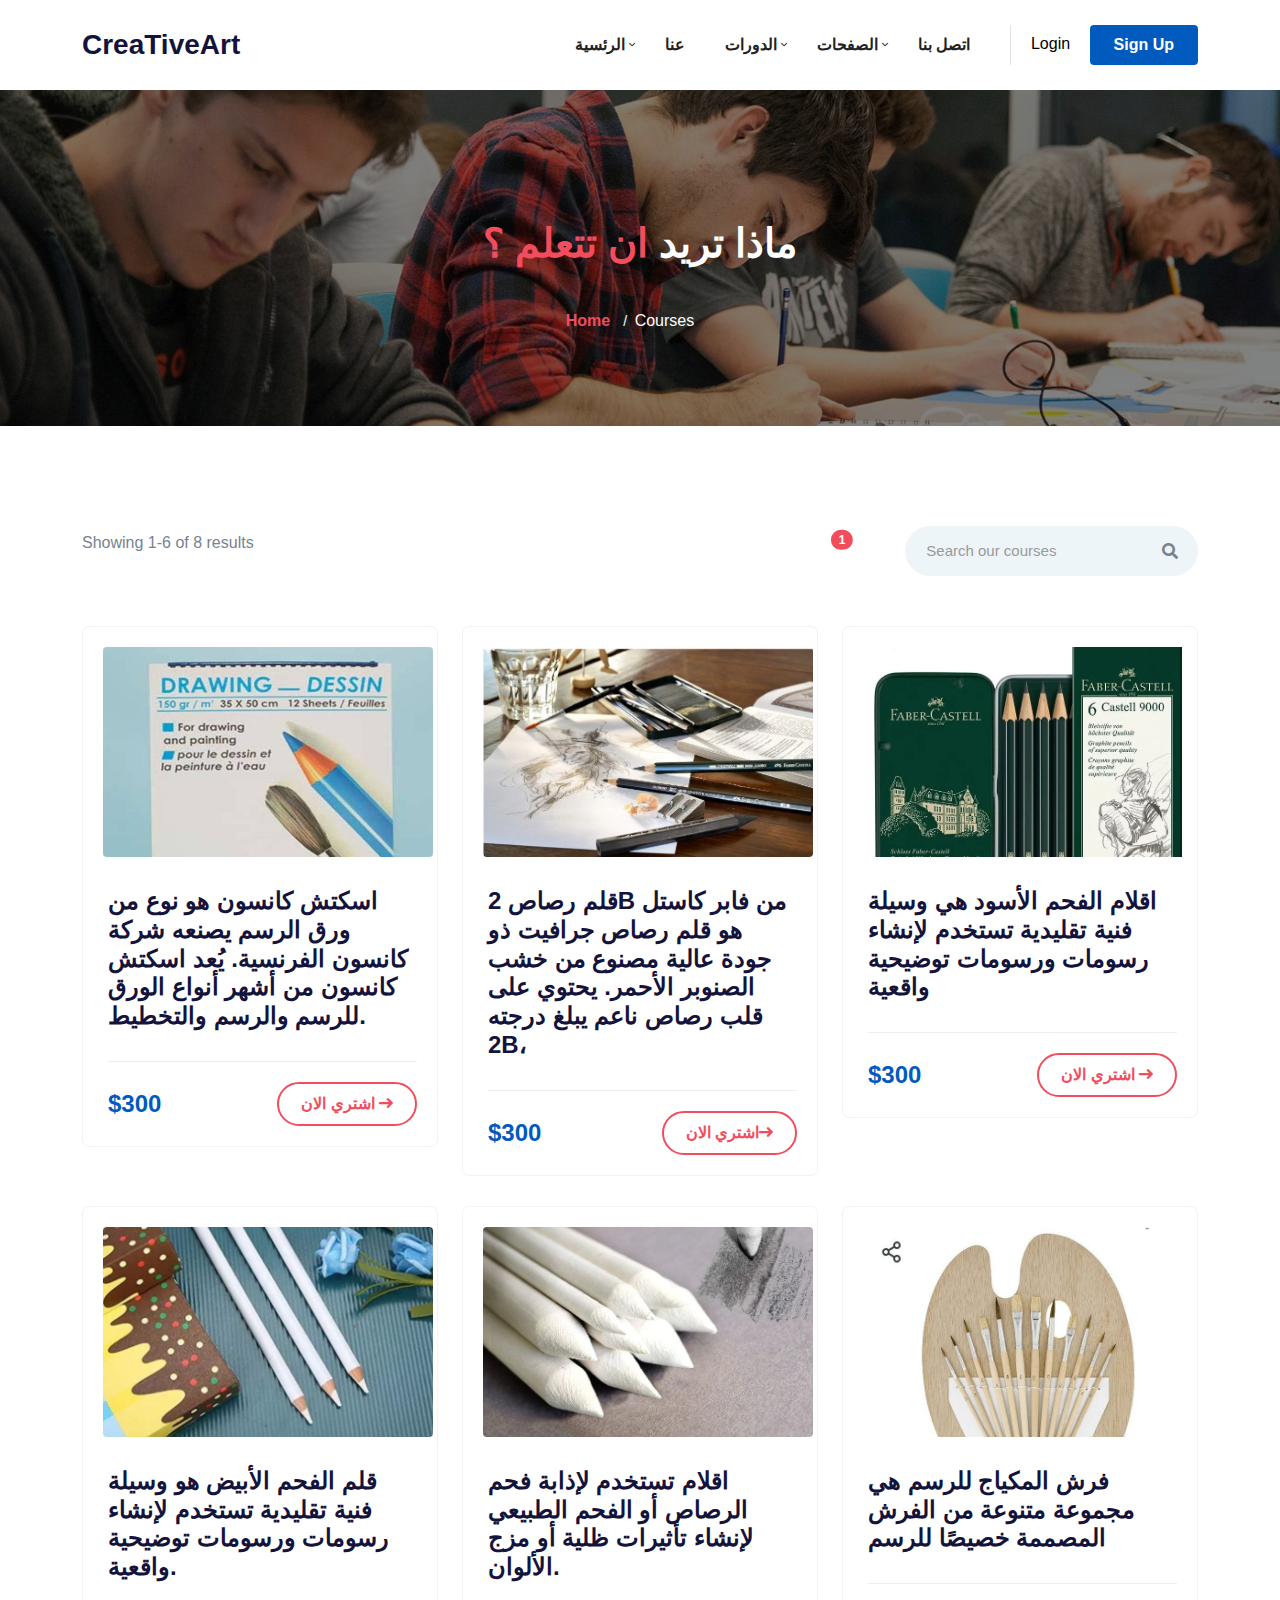
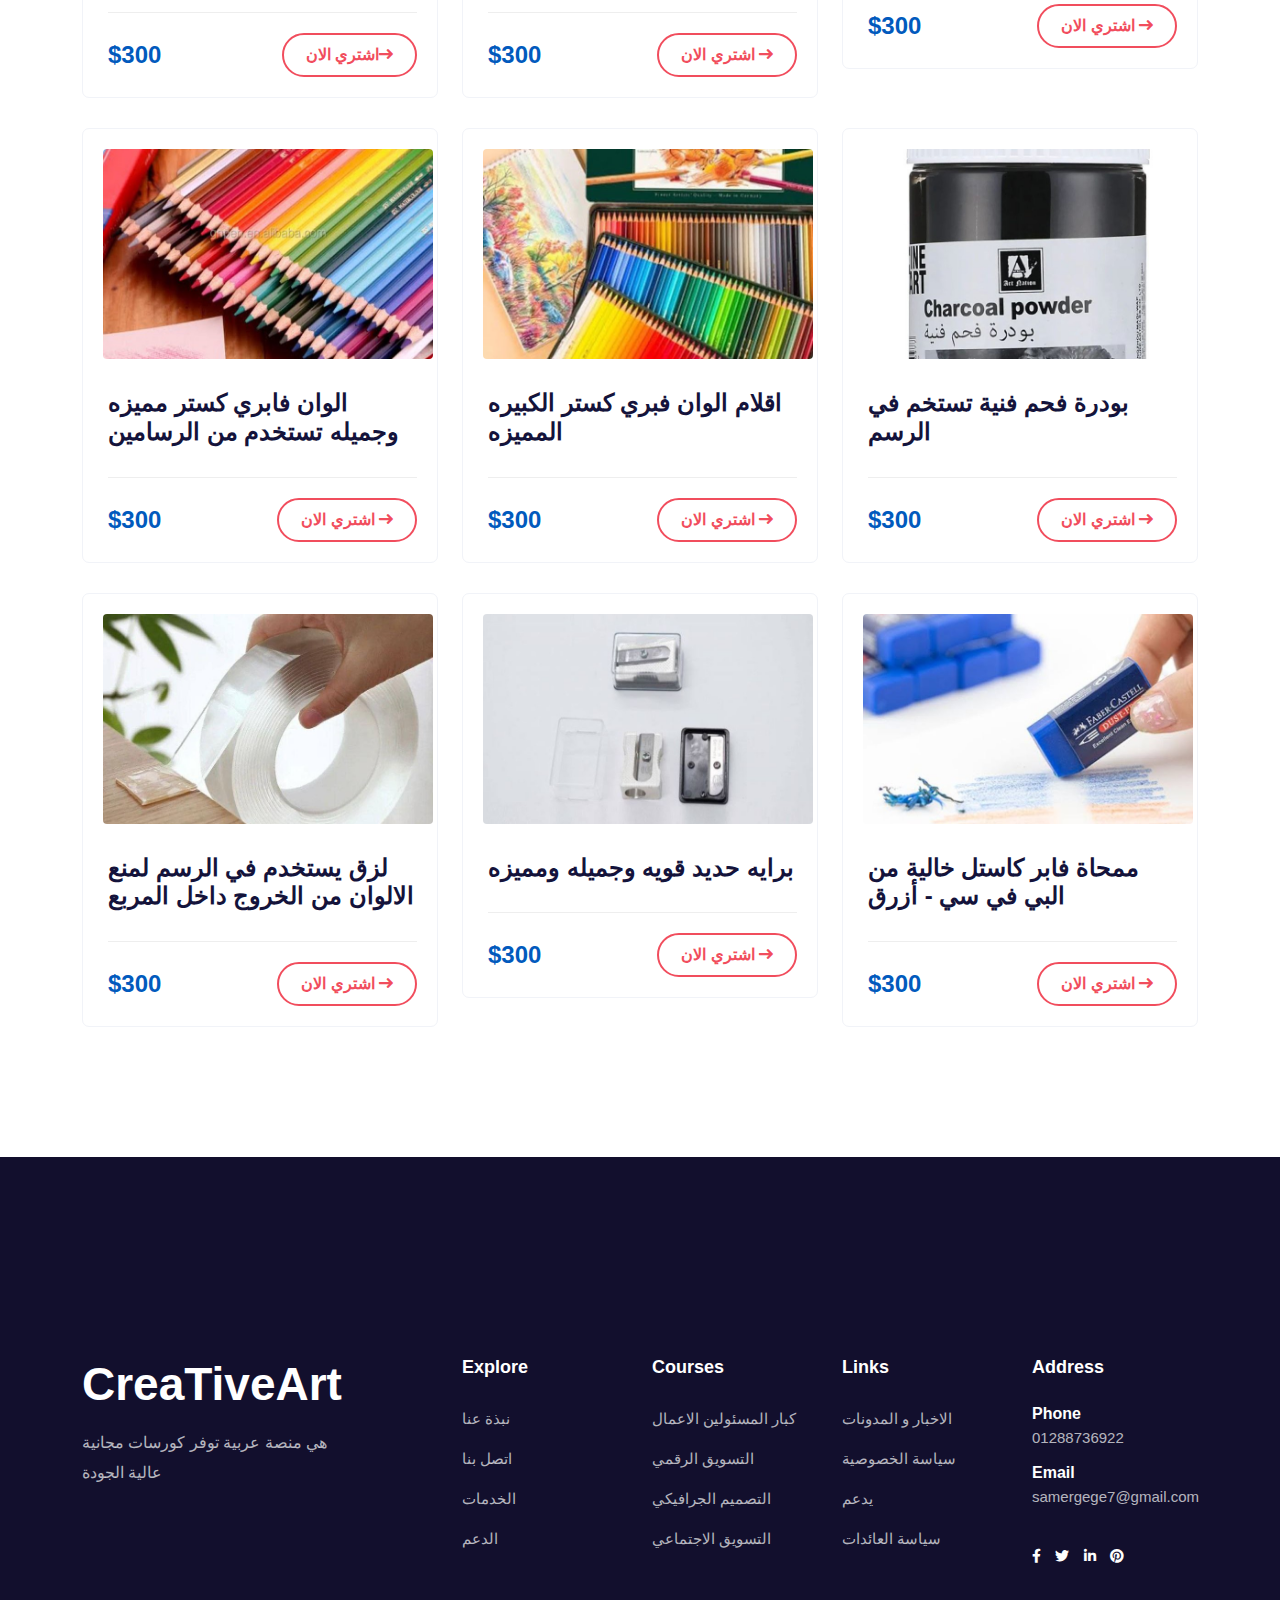
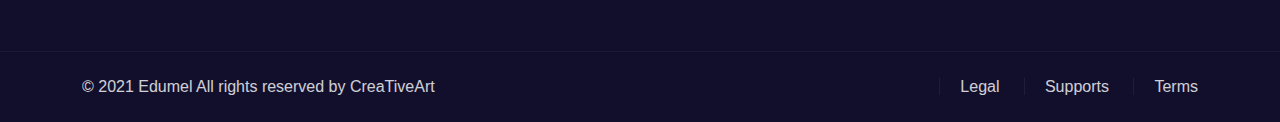
<file: tools.html>
<!DOCTYPE html>
<html lang="zxx">
  <!-- Mirrored from themeturn.com/tf-db/edumel-demo/edumel/courses-3.html by HTTrack Website Copier/3.x [XR&CO'2014], Sun, 04 Dec 2022 19:38:03 GMT -->
  <head>
    <meta http-equiv="Content-Type" content="text/html; charset=UTF-8" />
    <meta
      name="description"
      content="Edumel- Education Html Template by dreambuzz"
    />
    <meta
      name="keywords"
      content="education,edumel,instructor,lms,online,instructor,dreambuzz,bootstrap,kindergarten,tutor,e learning"
    />
    <meta name="author" content="dreambuzz" />

    <title>creative art</title>

    <!-- Mobile Specific Meta-->
    <meta name="viewport" content="width=device-width, initial-scale=1" />
    <!-- bootstrap.min css -->
    <link rel="stylesheet" href="assets/vendors/bootstrap/bootstrap.css" />
    <!-- Iconfont Css -->
    <link
      rel="stylesheet"
      href="assets/vendors/awesome/css/fontawesome-all.min.css"
    />
    <link rel="stylesheet" href="assets/vendors/flaticon/flaticon.css" />
    <link rel="stylesheet" href="assets/fonts/gilroy/font-gilroy.html" />
    <link
      rel="stylesheet"
      href="assets/vendors/magnific-popup/magnific-popup.css"
    />
    <!-- animate.css -->
    <link rel="stylesheet" href="assets/vendors/animate-css/animate.css" />
    <link
      rel="stylesheet"
      href="assets/vendors/animated-headline/animated-headline.css"
    />
    <link
      rel="stylesheet"
      href="assets/vendors/owl/assets/owl.carousel.min.css"
    />
    <link
      rel="stylesheet"
      href="assets/vendors/owl/assets/owl.theme.default.min.css"
    />

    <!-- Main Stylesheet -->
    <link rel="stylesheet" href="assets/css/woocomerce.css" />
    <link rel="stylesheet" href="assets/css/style.css" />
    <link rel="stylesheet" href="assets/css/responsive.css" />
<link rel="stylesheet" href="https://cdnjs.cloudflare.com/ajax/libs/font-awesome/6.5.1/css/all.min.css" integrity="sha512-DTOQO9RWCH3ppGqcWaEA1BIZOC6xxalwEsw9c2QQeAIftl+Vegovlnee1c9QX4TctnWMn13TZye+giMm8e2LwA==" crossorigin="anonymous" referrerpolicy="no-referrer" />    
  </head>

  <body id="top-header">
    <header class="header-style-1">
    
      <div class="header-navbar navbar-sticky">
        <div class="container">
          <div class="d-flex align-items-center justify-content-between">
            <div class="site-logo">
              <a href="index.html">
                <!-- <img src="assets/images/logo.png" alt="" class="img-fluid" /> -->
                <h3 class="p-relative txt-c mt-0">CreaTiveArt</h3>
              </a>
            </div>

            <div class="offcanvas-icon d-block d-lg-none">
              <a href="#" class="nav-toggler"><i class="fal fa-bars"></i></a>
            </div>

           
            <nav class="site-navbar ms-auto">
              <ul class="primary-menu">
                  <li class="current">
                      <a href="index.html">الرئسية </a>
                      <ul class="submenu">
                          <li><a href="index.html">الرئسية 1</a></li>
              <li><a href="index-2.html"> الرئسية 2</a></li>
                      </ul>
                  </li>
                  <li><a href="about.html">عنا</a></li>

                  <li>
                      <a href="courses.html">الدورات</a>
                      <ul class="submenu">
                          <li><a href="courses.html">الدورات</a></li>
                          <li><a href="courses-2.html">شبكة الدورات  </a></li>
                          <li>
                              <a href="#">تخطيط فردي</a>
                              <ul class="submenu">
                                  <li><a href="course-single.html">الدورات التدريبية الفردية</a></li>
                              </ul>
                          </li>
                      </ul>
                  </li>

                  <li>
                      <a href="#">الصفحات</a>
            <ul class="submenu">
                <li><a href="instructor.html">المدربين</a></li>
                <li><a href="tools.html">الادوات</a></li>
                <li><a href="cart.html">عربة التسوق</a></li>
                <li><a href="checkout.html">الدفع</a></li>
              <li><a href="works-exhibition.html">معرض الاعمال </a></li>
                      </ul>
                  </li>

                 
                  <li>
                      <a href="contact.html">اتصل بنا </a>
                  </li>
              </ul>

              <a href="#" class="nav-close"><i class="fal fa-times"></i></a>
          </nav>

          <div class="header-btn d-none d-xl-block">
              <a href="login.html" class="login">Login</a>
              <a href="Register.html" class="btn btn-main-2 btn-sm-2 rounded">Sign up</a>
          </div>
      </div>
  </div>
</div>
</header>
    <!--====== Header End ======-->
    <section class="page-header">
      <div class="container">
        <div class="row justify-content-center">
          <div class="col-lg-8 col-xl-8">
            <div class="title-block">
              <div class="text-center fw-bold fs-1 mt-5 text-white mb-5">
                ماذا تريد <span class="learn">ان تتعلم ؟</span>
              </div>
              <ul class="header-bradcrumb justify-content-center">
                <li><a href="index.html">Home</a></li>
                <li class="active" aria-current="page">Courses</li>
              </ul>
            </div>
          </div>
        </div>
      </div>
    </section>
    <!--course section start-->
    <section class="section-padding page">
      <div class="course-top-wrap">
        <div class="container">
          <div class="row align-items-center">
            <div class="col-lg-8">
              <p>Showing 1-6 of 8 results</p>
            </div>            

            <div class="col-4">
              <div class="row">
                <div class="col-1 mt-2">
                  <a href="cart.html">
                    <div class="position-relative">

                      <i class="fa-solid fa-cart-shopping fa-2xl car"></i>
                    </div>
                    <div class="position-absolute">
                      <span id="car-count" class=" top-0 start-50 translate-middle badge rounded-pill">1</span>

                    </div>
                  </a>                
                </div>
                <div class="col-10 offset-1">
                  <div class="topbar-search">
                    <form method="get" action="#">
                      <input
                        type="text"
                        placeholder="Search our courses"
                        class="form-control"
                      />
                      <label><i class="fa fa-search"></i></label>
                    </form>
                  </div>
                </div>
              </div>

            </div>
          </div>
        </div>
      </div>

      <div class="container">
        <div class="row justify-content-center">
          <div class="col-xl-4 col-lg-4 col-md-6">
            <div class="course-grid course-style-3">
              <div class="course-header">
                <div class="course-thumb">
                  <img
                    src="assets/images/tools/photo_2024-01-18_14-26-59.jpg"
                    alt=""
                    class="img-fluid"
                  />
                </div>
              </div>

              <div class="course-content">
                <h3 class="course-title mb-20">
                  <a href="#">اسكتش كانسون هو نوع من ورق الرسم يصنعه شركة كانسون الفرنسية. يُعد اسكتش كانسون من أشهر أنواع الورق للرسم والرسم والتخطيط.</a>
                </h3>

                <div
                  class="course-footer mt-20 d-flex align-items-center justify-content-between"
                >
                  <div class="course-price">$300</div>
                  <a href="#" class="btn btn-main-outline btn-radius btn-sm"
                    >اشتري الان  <i class="fa fa-long-arrow-right"></i
                  ></a>
                </div>
              </div>
            </div>
          </div>
          <!-- COURSE END -->

          <div class="col-xl-4 col-lg-4 col-md-6">
            <div class="course-grid course-style-3">
              <div class="course-header">
                <div class="course-thumb">
                  <img
                    src="assets/images/tools/photo_2024-01-18_14-19-14.jpg"
                    alt=""
                    class="img-fluid"
                  />
                </div>
              </div>

              <div class="course-content">
                <h3 class="course-title mb-20">
                  <a href="#"> قلم رصاص 2B من فابر كاستل هو قلم رصاص جرافيت ذو جودة عالية مصنوع من خشب الصنوبر الأحمر. يحتوي على قلب رصاص ناعم يبلغ درجته 2B،</a>
                </h3>

                <div
                  class="course-footer mt-20 d-flex align-items-center justify-content-between"
                >
                  <div class="course-price">$300</div>
                  <a href="#" class="btn btn-main-outline btn-radius btn-sm"
                    >اشتري الان<i class="fa fa-long-arrow-right"></i
                  ></a>
                </div>
              </div>
            </div>
          </div>
          <!-- COURSE END -->

          <div class="col-xl-4 col-lg-4 col-md-6">
            <div class="course-grid course-style-3">
              <div class="course-header">
                <div class="course-thumb">
                  <img
                    src="assets/images/tools/photo_2024-01-18_14-18-57.jpg"
                    alt=""
                    class="img-fluid"
                  />
                </div>
              </div>

              <div class="course-content">
                <h3 class="course-title mb-20">
                  <a href="#">اقلام الفحم الأسود هي وسيلة فنية تقليدية تستخدم لإنشاء رسومات ورسومات توضيحية واقعية </a>
                </h3>

                <div
                  class="course-footer mt-20 d-flex align-items-center justify-content-between"
                >
                  <div class="course-price">$300</div>
                  <a href="#" class="btn btn-main-outline btn-radius btn-sm"
                    >اشتري الان  <i class="fa fa-long-arrow-right"></i
                  ></a>
                </div>
              </div>
            </div>
          </div>
          <!-- COURSE END -->
        </div>
        <div class="row justify-content-center">
          <div class="col-xl-4 col-lg-4 col-md-6">
            <div class="course-grid course-style-3">
              <div class="course-header">
                <div class="course-thumb">
                  <img
                    src="assets/images/tools/photo_2024-01-18_14-20-17.jpg"
                    alt=""
                    class="img-fluid"
                  />
                </div>
              </div>

              <div class="course-content">
                <h3 class="course-title mb-20">
                  <a href="#"> قلم الفحم الأبيض هو وسيلة فنية تقليدية تستخدم لإنشاء رسومات ورسومات توضيحية واقعية.</a>
                </h3>

                <div
                  class="course-footer mt-20 d-flex align-items-center justify-content-between"
                >
                  <div class="course-price">$300</div>
                  <a href="#" class="btn btn-main-outline btn-radius btn-sm"
                    >اشتري الان<i class="fa fa-long-arrow-right"></i
                  ></a>
                </div>
              </div>
            </div>
          </div>
          <!-- COURSE END -->

          <div class="col-xl-4 col-lg-4 col-md-6">
            <div class="course-grid course-style-3">
              <div class="course-header">
                <div class="course-thumb">
                  <img
                    src="assets/images/tools/photo_2024-01-18_14-19-28.jpg"
                    alt=""
                    class="img-fluid"
                  />
                </div>
              </div>

              <div class="course-content">
                <h3 class="course-title mb-20">
                  <a href="#"> اقلام تستخدم لإذابة فحم الرصاص أو الفحم الطبيعي لإنشاء تأثيرات ظلية أو مزج الألوان.</a>
                </h3>

                <div
                  class="course-footer mt-20 d-flex align-items-center justify-content-between"
                >
                  <div class="course-price">$300</div>
                  <a href="#" class="btn btn-main-outline btn-radius btn-sm"
                    >اشتري الان  <i class="fa fa-long-arrow-right"></i
                  ></a>
                </div>
              </div>
            </div>
          </div>
          <!-- COURSE END -->

          <div class="col-xl-4 col-lg-4 col-md-6">
            <div class="course-grid course-style-3">
              <div class="course-header">
                <div class="course-thumb">
                  <img
                    src="assets/images/tools/photo_2024-01-18_14-19-43.jpg"
                    alt=""
                    class="img-fluid"
                  />
                </div>
              </div>

              <div class="course-content">
                <h3 class="course-title mb-20">
                  <a href="#"> فرش المكياج للرسم هي مجموعة متنوعة من الفرش المصممة خصيصًا للرسم</a>
                </h3>

                <div
                  class="course-footer mt-20 d-flex align-items-center justify-content-between"
                >
                  <div class="course-price">$300</div>
                  <a href="#" class="btn btn-main-outline btn-radius btn-sm"
                    >اشتري الان <i class="fa fa-long-arrow-right"></i
                  ></a>
                </div>
              </div>
            </div>
          </div>
          <!-- COURSE END -->
        </div>
        <div class="row justify-content-center">
          <div class="col-xl-4 col-lg-4 col-md-6">
            <div class="course-grid course-style-3">
              <div class="course-header">
                <div class="course-thumb">
                  <img
                    src="assets/images/tools/photo_2024-01-18_14-20-39.jpg"
                    alt=""
                    class="img-fluid"
                  />
                </div>
              </div>

              <div class="course-content">
                <h3 class="course-title mb-20">
                  <a href="#">  الوان فابري كستر مميزه وجميله تستخدم من الرسامين </a>
                </h3>

                <div
                  class="course-footer mt-20 d-flex align-items-center justify-content-between"
                >
                  <div class="course-price">$300</div>
                  <a href="#" class="btn btn-main-outline btn-radius btn-sm"
                    >اشتري الان <i class="fa fa-long-arrow-right"></i
                  ></a>
                </div>
              </div>
            </div>
          </div>
          <!-- COURSE END -->

          <div class="col-xl-4 col-lg-4 col-md-6">
            <div class="course-grid course-style-3">
              <div class="course-header">
                <div class="course-thumb">
                  <img
                    src="assets/images/tools/photo_2024-01-18_14-20-47.jpg"
                    alt=""
                    class="img-fluid"
                  />
                </div>
              </div>

              <div class="course-content">
                <h3 class="course-title mb-20">
                  <a href="#">اقلام الوان فبري كستر الكبيره المميزه </a>
                </h3>

                <div
                  class="course-footer mt-20 d-flex align-items-center justify-content-between"
                >
                  <div class="course-price">$300</div>
                  <a href="#" class="btn btn-main-outline btn-radius btn-sm"
                    >اشتري الان  <i class="fa fa-long-arrow-right"></i
                  ></a>
                </div>
              </div>
            </div>
          </div>
          <!-- COURSE END -->

          <div class="col-xl-4 col-lg-4 col-md-6">
            <div class="course-grid course-style-3">
              <div class="course-header">
                <div class="course-thumb">
                  <img
                    src="assets/images/tools/photo_2024-01-18_14-42-41.jpg"
                    alt=""
                    class="img-fluid"
                  />
                </div>
              </div>

              <div class="course-content">
                <h3 class="course-title mb-20">
                  <a href="#">بودرة فحم فنية تستخم في الرسم  </a>
                </h3>

                <div
                  class="course-footer mt-20 d-flex align-items-center justify-content-between"
                >
                  <div class="course-price">$300</div>
                  <a href="#" class="btn btn-main-outline btn-radius btn-sm"
                    >اشتري الان <i class="fa fa-long-arrow-right"></i
                  ></a>
                </div>
              </div>
            </div>
          </div>
          <!-- COURSE END -->
        </div>
        <div class="row justify-content-center">
          <div class="col-xl-4 col-lg-4 col-md-6">
            <div class="course-grid course-style-3">
              <div class="course-header">
                <div class="course-thumb">
                  <img
                    src="assets/images/tools/photo_2024-01-18_14-56-33.jpg"
                    alt=""
                    class="img-fluid"
                  />
                </div>
              </div>

              <div class="course-content">
                <h3 class="course-title mb-20">
                  <a href="#"> لزق يستخدم في الرسم لمنع الالوان من الخروج داخل المربع </a>
                </h3>

                <div
                  class="course-footer mt-20 d-flex align-items-center justify-content-between"
                >
                  <div class="course-price">$300</div>
                  <a href="#" class="btn btn-main-outline btn-radius btn-sm"
                    >اشتري الان <i class="fa fa-long-arrow-right"></i
                  ></a>
                </div>
              </div>
            </div>
          </div>
          <!-- COURSE END -->

          <div class="col-xl-4 col-lg-4 col-md-6">
            <div class="course-grid course-style-3">
              <div class="course-header">
                <div class="course-thumb">
                  <img
                    src="assets/images/tools/photo_2024-01-18_14-56-44.jpg"
                    alt=""
                    class="img-fluid"
                  />
                </div>
              </div>

              <div class="course-content">
                <h3 class="course-title mb-20">
                  <a href="#">برايه حديد قويه وجميله ومميزه </a>
                </h3>

                <div
                  class="course-footer mt-20 d-flex align-items-center justify-content-between"
                >
                  <div class="course-price">$300</div>
                  <a href="#" class="btn btn-main-outline btn-radius btn-sm"
                    >اشتري الان <i class="fa fa-long-arrow-right"></i
                  ></a>
                </div>
              </div>
            </div>
          </div>
          <!-- COURSE END -->

          <div class="col-xl-4 col-lg-4 col-md-6">
            <div class="course-grid course-style-3">
              <div class="course-header">
                <div class="course-thumb">
                  <img
                    src="assets/images/tools/photo_2024-01-18_14-56-39.jpg"
                    alt=""
                    class="img-fluid"
                  />
                </div>
              </div>

              <div class="course-content">
                <h3 class="course-title mb-20">
                  <a href="#">ممحاة فابر كاستل خالية من البي في سي - أزرق </a>
                </h3>

                <div
                  class="course-footer mt-20 d-flex align-items-center justify-content-between"
                >
                  <div class="course-price">$300</div>
                  <a href="#" class="btn btn-main-outline btn-radius btn-sm"
                    >اشتري الان <i class="fa fa-long-arrow-right"></i
                  ></a>
                </div>
              </div>
            </div>
          </div>
          <!-- COURSE END -->
        </div>
      </div>
      <!--course-->
    </section>
    <!--course section end-->

    
    <!-- Footer section start -->
<section class="footer footer-4 pt-200">
	<div class="footer-mid">
		<div class="container">
			<div class="row">
				<div class="col-xl-3 me-auto col-sm-8">
					<div class="footer-logo mb-3">
            <h1 class="p-relative txt-c mt-0">CreaTiveArt</h1>
					</div>
					<div class="widget footer-widget mb-5 mb-lg-0">				
						<p>هي منصة عربية توفر كورسات مجانية عالية الجودة 
							</p>
					</div>
				</div>

				<div class="col-xl-2 col-sm-4">
					<div class="footer-widget mb-5 mb-xl-0">
						<h5 class="widget-title">Explore</h5>
						<ul class="list-unstyled footer-links">
                            <li><a href="#">نبذة عنا</a></li>
                            <li><a href="#">اتصل بنا</a></li>
                            <li><a href="#">الخدمات</a></li>
                            <li><a href="#">الدعم</a></li>
						</ul>
					</div>
				</div>

				<div class="col-xl-2 col-sm-4">
					<div class="footer-widget mb-5 mb-xl-0">
						<h5 class="widget-title ">Courses</h5>
						<ul class="list-unstyled footer-links">
                            <li><a href="#">كبار المسئولين الاعمال </a></li>
                            <li><a href="#">التسويق الرقمي</a></li>
                            <li><a href="#">التصميم الجرافيكي </a></li>
                            <li><a href="#">التسويق الاجتماعي </a></li>
						</ul>
					</div>
				</div>

				<div class="col-xl-2 col-sm-4">
					<div class="footer-widget mb-5 mb-xl-0">
						<h5 class="widget-title">Links</h5>
						<ul class="list-unstyled footer-links">
                            <li><a href="#">الاخبار و المدونات</a></li>
                            <li><a href="#">سياسة الخصوصية</a></li>
                            <li><a href="#">يدعم</a></li>
                            <li><a href="#">سياسة العائدات</a></li>
						</ul>
					</div>
				</div>

				<div class="col-xl-2 col-sm-4">
					<div class="footer-widget mb-5 mb-xl-0">
						<h5 class="widget-title">Address</h5>
						<ul class="list-unstyled footer-links">
							<li><h6 class="text-white">Phone</h6><a href="#">01288736922</a></li>
							<li><h6 class="text-white">Email</h6><a href="#">samergege7@gmail.com</a></li>
						</ul>
						<div class="footer-socials mt-4">
							<a href="#"><i class="fab fa-facebook-f"></i></a>
							<a href="#"><i class="fab fa-twitter"></i></a>
							<a href="#"><i class="fab fa-linkedin-in"></i></a>
							<a href="#"><i class="fab fa-pinterest"></i></a>
						</div>
					</div>
				</div>
			</div>
		</div>
	</div>

	<div class="footer-btm">
		<div class="container">
			<div class="row align-items-center">
				<div class="col-xl-6 col-sm-12 col-lg-6">
					<p class="mb-0 copyright text-sm-center text-lg-start">© 2021 Edumel All rights reserved by <a href="https://themeturn.com/" rel="nofollow">CreaTiveArt</a> </p>
				</div>
				<div class="col-xl-6 col-sm-12 col-lg-6">
					<div class="footer-btm-links text-start text-sm-center text-lg-end">
						<a href="#">Legal</a>
						<a href="#">Supports</a>
						<a href="#">Terms</a>
					</div>
				</div>
			</div>
		</div>
	</div>

	<div class="fixed-btm-top">
		<a href="#top-header" class="js-scroll-trigger scroll-to-top"><i class="fa fa-angle-up"></i></a>
	</div>
	
</section>
<!-- Footer section End -->

    <!-- 
    Essential Scripts
    =====================================-->

    <!-- Main jQuery -->
    <script src="assets/vendors/jquery/jquery.js"></script>
    <!-- Bootstrap 5:0 -->
    <script src="assets/vendors/bootstrap/popper.min.js"></script>
    <script src="assets/vendors/bootstrap/bootstrap.js"></script>
    <!-- Counterup -->
    <script src="assets/vendors/counterup/waypoint.js"></script>
    <script src="assets/vendors/counterup/jquery.counterup.min.js"></script>
    <!--  Owl Carousel -->
    <script src="assets/vendors/owl/owl.carousel.min.js"></script>
    <!-- Isotope -->
    <script src="assets/vendors/isotope/jquery.isotope.js"></script>
    <script src="assets/vendors/isotope/imagelaoded.min.js"></script>
    <!-- Animated Headline -->
    <script src="assets/vendors/animated-headline/animated-headline.js"></script>
    <!-- Magnific Popup -->
    <script src="assets/vendors/magnific-popup/jquery.magnific-popup.min.js"></script>

    <script src="assets/js/script.js"></script>
  </body>

  <!-- Mirrored from themeturn.com/tf-db/edumel-demo/edumel/courses-3.html by HTTrack Website Copier/3.x [XR&CO'2014], Sun, 04 Dec 2022 19:38:03 GMT -->
</html>
</file>
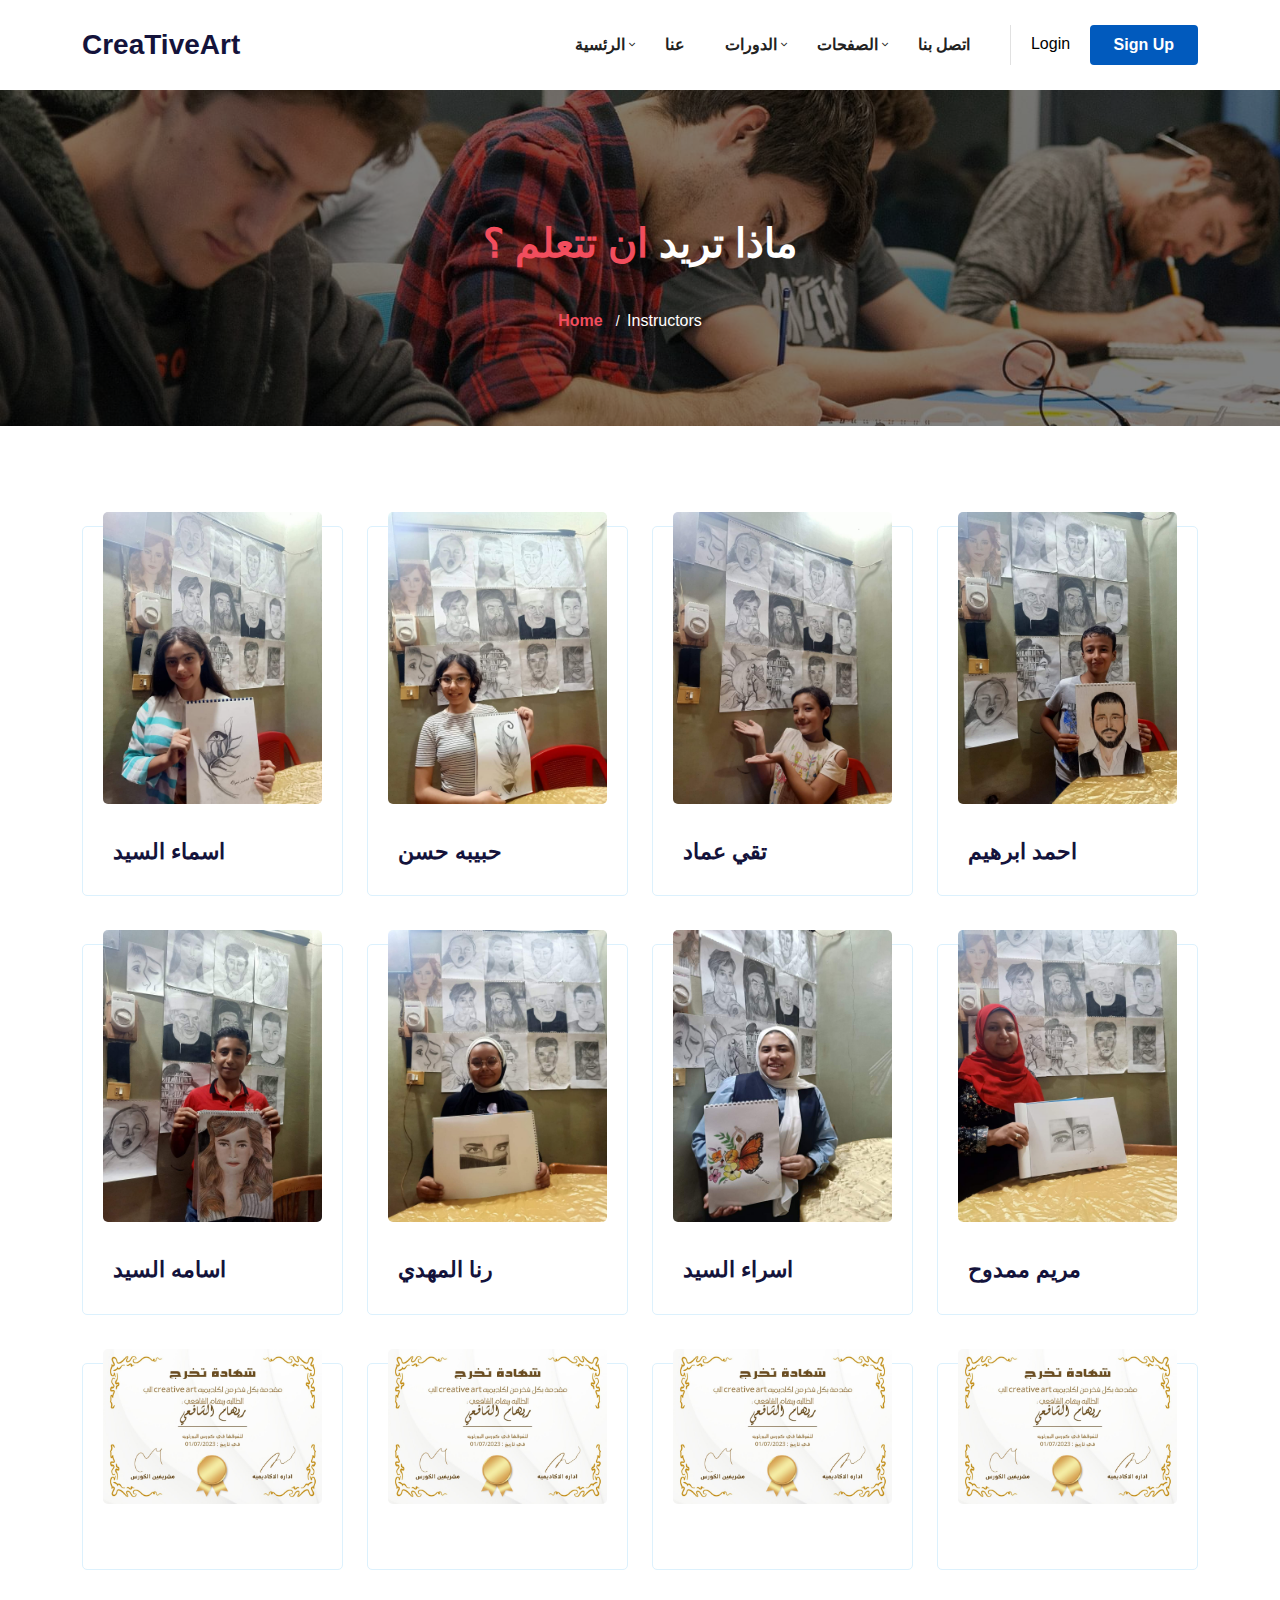
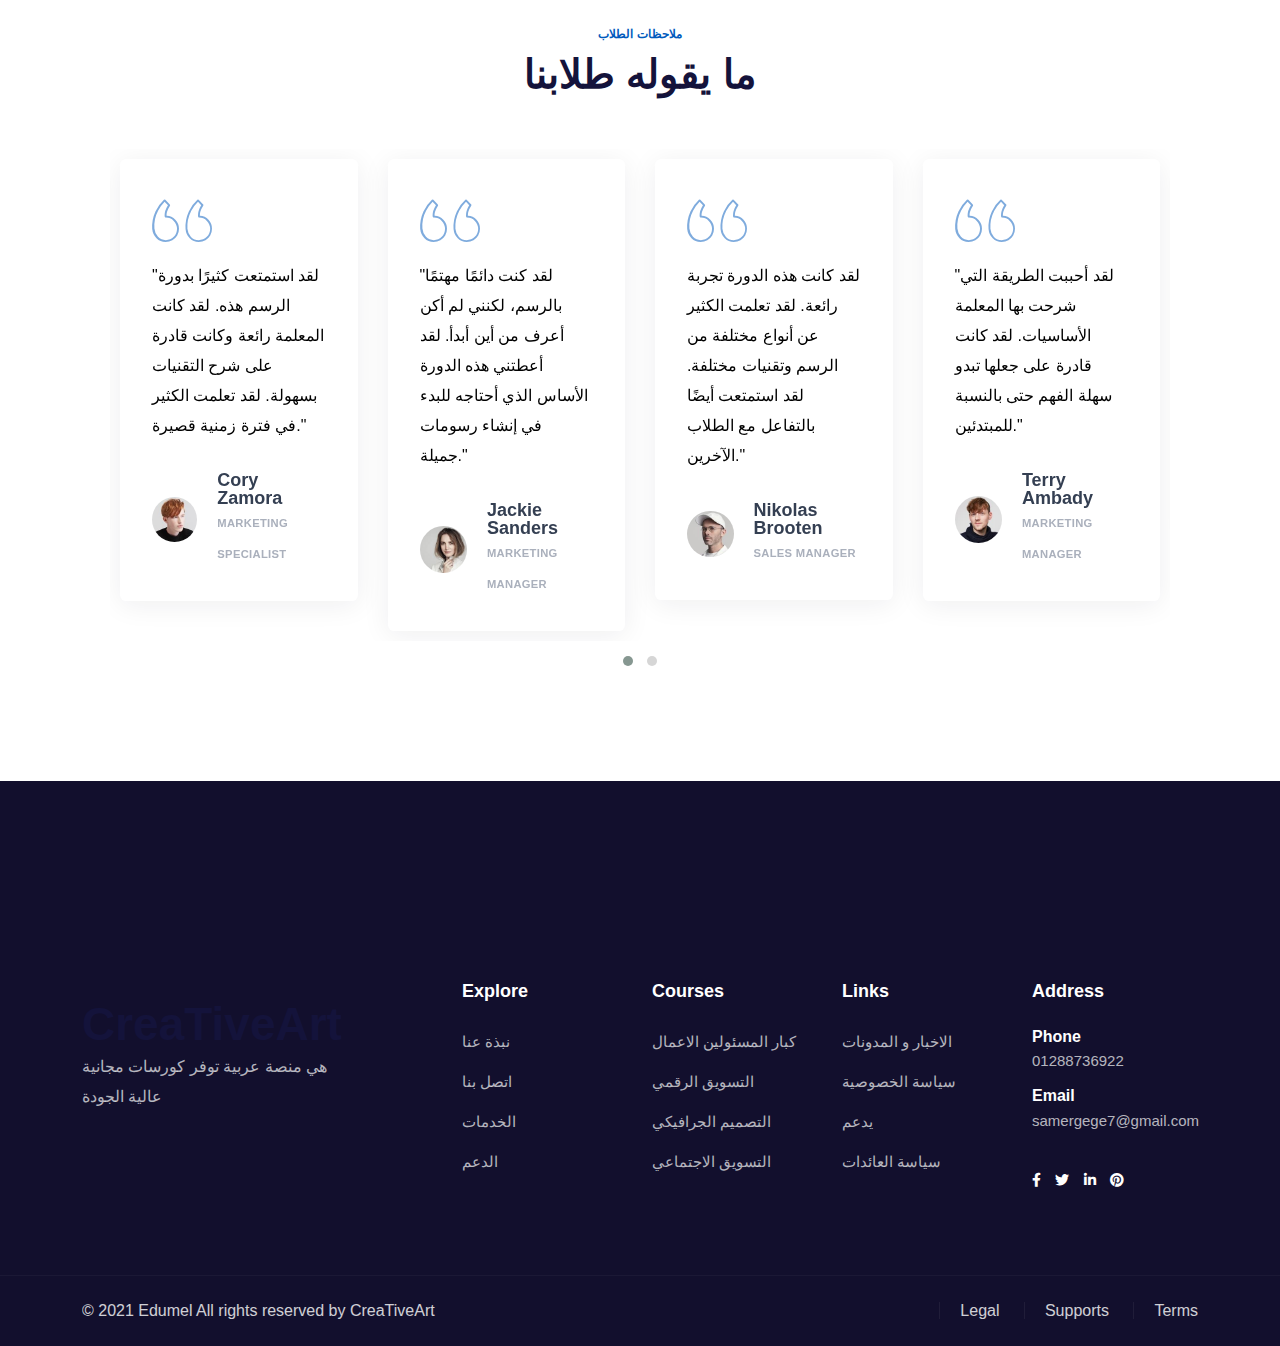
<file: works-exhibition.html>
<!DOCTYPE html>
<html lang="zxx">

<!-- Mirrored from themeturn.com/tf-db/edumel-demo/edumel/instructor.html by HTTrack Website Copier/3.x [XR&CO'2014], Sun, 04 Dec 2022 19:38:10 GMT -->
<head>
  <meta http-equiv="Content-Type" content="text/html; charset=UTF-8">
  <meta name="description" content="Edumel- Education Html Template by dreambuzz">
  <meta name="keywords" content="education,edumel,instructor,lms,online,instructor,dreambuzz,bootstrap,kindergarten,tutor,e learning">
  <meta name="author" content="dreambuzz">

  <title>creative art</title>

  <!-- Mobile Specific Meta-->
  <meta name="viewport" content="width=device-width, initial-scale=1">
  <!-- bootstrap.min css -->
  <link rel="stylesheet" href="assets/vendors/bootstrap/bootstrap.css">
  <!-- Iconfont Css -->
  <link rel="stylesheet" href="assets/vendors/awesome/css/fontawesome-all.min.css">
  <link rel="stylesheet" href="assets/vendors/flaticon/flaticon.css">
  <link rel="stylesheet" href="assets/fonts/gilroy/font-gilroy.html">
  <link rel="stylesheet" href="assets/vendors/magnific-popup/magnific-popup.css">
  <!-- animate.css -->
  <link rel="stylesheet" href="assets/vendors/animate-css/animate.css">
  <link rel="stylesheet" href="assets/vendors/animated-headline/animated-headline.css">
  <link rel="stylesheet" href="assets/vendors/owl/assets/owl.carousel.min.css">
  <link rel="stylesheet" href="assets/vendors/owl/assets/owl.theme.default.min.css">

  <!-- Main Stylesheet -->
  <link rel="stylesheet" href="assets/css/woocomerce.css">
  <link rel="stylesheet" href="assets/css/style.css">
  <link rel="stylesheet" href="assets/css/responsive.css">

</head>

<body id="top-header">



<header class="header-style-1"> 
    

    <div class="header-navbar navbar-sticky">
        <div class="container">
            <div class="d-flex align-items-center justify-content-between">
                <div class="site-logo">
                    <a href="index.html">
                        <!-- <img src="assets/images/logo.png" alt="" class="img-fluid" /> -->
                        <h3 class="p-relative txt-c mt-0">CreaTiveArt</h3>
                    </a>
                </div>

                <div class="offcanvas-icon d-block d-lg-none">
                    <a href="#" class="nav-toggler"><i class="fal fa-bars"></i></a> 
                </div>

                <div class="header-category-menu d-none d-xl-block">
                    <ul>
                        <li class="has-submenu">
                            
                    </ul>
                </div>
        
                <nav class="site-navbar ms-auto">
                    <ul class="primary-menu">
                        <li class="current">
                            <a href="index.html">الرئسية </a>
                            <ul class="submenu">
                                <li><a href="index.html">الرئسية 1</a></li>
                    <li><a href="index-2.html"> الرئسية 2</a></li>
                            </ul>
                        </li>
                        <li><a href="about.html">عنا</a></li>

                        <li>
                            <a href="courses.html">الدورات</a>
                            <ul class="submenu">
                                <li><a href="courses.html">الدورات</a></li>
                                <li><a href="courses-2.html">شبكة الدورات  </a></li>
                                <li>
                                    <a href="#">تخطيط فردي</a>
                                    <ul class="submenu">
                                        <li><a href="course-single.html">الدورات التدريبية الفردية</a></li>
                                    </ul>
                                </li>
                            </ul>
                        </li>

                        <li>
                            <a href="#">الصفحات</a>
                  <ul class="submenu">
                      <li><a href="instructor.html">المدربين</a></li>
                      <li><a href="tools.html">الادوات</a></li>
                      <li><a href="cart.html">عربة التسوق</a></li>
                      <li><a href="checkout.html">الدفع</a></li>
                    <li><a href="works-exhibition.html">معرض الاعمال </a></li>
                            </ul>
                        </li>

                       
                        <li>
                            <a href="contact.html">اتصل بنا</a>
                        </li>
                    </ul>

                    <a href="#" class="nav-close"><i class="fal fa-times"></i></a>
                </nav>

                <div class="header-btn d-none d-xl-block">
                    <a href="login.html" class="login">Login</a>
                    <a href="Register.html" class="btn btn-main-2 btn-sm-2 rounded">Sign up</a>
                </div>
            </div>
        </div>
    </div>
</header>
<!--====== Header End ======-->
<section class="page-header">
    <div class="container">
      <div class="row justify-content-center">
        <div class="col-lg-8 col-xl-8">
          <div class="title-block">
            <div class="text-center fw-bold fs-1 mt-5 text-white mb-5">
              ماذا تريد <span class="learn">ان تتعلم ؟</span>
            </div>
            <ul class="header-bradcrumb justify-content-center">
              <li><a href="index.html">Home</a></li>
              <li class="active" aria-current="page">Instructors</li>
            </ul>
          </div>
        </div>
      </div>
    </div>
</section>

<section class="section-instructors section-padding">
    <div class="container">
        <div class="row">
            <div class="col-lg-3 col-md-6 col-sm-6">
                <div class="team-item mb-5">
                    <div class="team-img">
                        <img src="assets/images/works-exhibition/FB_IMG_1698837552341.jpg" alt="" class="img-fluid">
        
                        
                    </div>
                    <div class="team-content">
                        <div class="team-info">
                            <h4>اسماء السيد</h4>
                        </div>
        
                        <div class="course-meta">
                            
                        </div>
                    </div>
                </div>
            </div>
            
            <div class="col-lg-3 col-md-6 col-sm-6">
                <div class="team-item mb-5">
                    <div class="team-img">
                        <img src="assets/images/works-exhibition/FB_IMG_1698837559140.jpg" alt="" class="img-fluid">
                       
                    </div>
                    <div class="team-content">
                        <div class="team-info">
                            <h4>حبيبه حسن</h4>
                            
                        </div>
                        <div class="course-meta">
                          
                        </div>
                    </div>
                </div>
            </div>

            <div class="col-lg-3 col-md-6 col-sm-6">
                <div class="team-item mb-5">
                    <div class="team-img">
                        <img src="assets/images/works-exhibition/FB_IMG_1698837564040.jpg" alt="" class="img-fluid">
        
                       
                    </div>
                    <div class="team-content">
                        <div class="team-info">
                            <h4>تقي عماد</h4>
                           
                        </div>
                        <div class="course-meta">
                           
                        </div>
                    </div>
                </div>
            </div>
        
            <div class="col-lg-3 col-md-6 col-sm-6">
                <div class="team-item mb-5">
                    <div class="team-img">
                        <img src="assets/images/works-exhibition/FB_IMG_1698837569770.jpg" alt="" class="img-fluid">
        
                       
                    </div>
                    <div class="team-content">
                        <div class="team-info">
                            <h4>احمد ابرهيم</h4>
                           
                        </div>
        
                        <div class="course-meta">
                            
                        </div>
                    </div>
                </div>
            </div>
            
            <div class="col-lg-3 col-md-6 col-sm-6">
                <div class="team-item mb-5">
                    <div class="team-img">
                        <img src="assets/images/works-exhibition/FB_IMG_1698837573428.jpg" alt="" class="img-fluid">
                    
                    </div>
                    <div class="team-content">
                        <div class="team-info">
                            <h4>اسامه السيد</h4>
                          
                        </div>
                        <div class="course-meta">
                            
                        </div>
                    </div>
                </div>
            </div>

            <div class="col-lg-3 col-md-6 col-sm-6">
                <div class="team-item mb-5">
                    <div class="team-img">
                        <img src="assets/images/works-exhibition/FB_IMG_1698837539934.jpg" alt="" class="img-fluid">
        
                      
                    </div>
                    <div class="team-content">
                        <div class="team-info">
                            <h4>رنا المهدي</h4>
                          
                        </div>
        
                        <div class="course-meta">
                          
                        </div>
                    </div>
                </div>
            </div>

            <div class="col-lg-3 col-md-6 col-sm-6">
                <div class="team-item mb-5">
                    <div class="team-img">
                        <img src="assets/images/works-exhibition/FB_IMG_1698837545840.jpg" alt="" class="img-fluid">
        
                       
                    </div>
                    <div class="team-content">
                        <div class="team-info">
                            <h4>اسراء السيد</h4>
                          
                        </div>
        
                        <div class="course-meta">
                           
                        </div>
                    </div>
                </div>
            </div>

            <div class="col-lg-3 col-md-6 col-sm-6">
                <div class="team-item mb-5">
                    <div class="team-img">
                        <img src="assets/images/works-exhibition/FB_IMG_1698837537018.jpg" alt="" class="img-fluid">
        
                      
                    </div>
                    <div class="team-content">
                        <div class="team-info">
                            <h4>مريم ممدوح</h4>
                           
                        </div>
                        <div class="course-meta">
                          
                        </div>
                    </div>
                </div>
            </div>
        </div>
    </div>






    <div class="container">
        <div class="row">
            <div class="col-lg-3 col-md-6 col-sm-6">
                <div class="team-item mb-5">
                    <div class="team-img">
                        <img src="assets/images/works-exhibition/photo_2024-01-18_21-08-36.jpg" alt="" class="img-fluid">
        
                        
                    </div>
                    <div class="team-content">
                        <div class="team-info">
                           
                        </div>
        
                        <div class="course-meta">
                            
                        </div>
                    </div>
                </div>
            </div>
            
            <div class="col-lg-3 col-md-6 col-sm-6">
                <div class="team-item mb-5">
                    <div class="team-img">
                        <img src="assets/images/works-exhibition/photo_2024-01-18_21-08-36.jpg" alt="" class="img-fluid">
                       
                    </div>
                    <div class="team-content">
                        <div class="team-info">
                           
                            
                        </div>
                        <div class="course-meta">
                          
                        </div>
                    </div>
                </div>
            </div>

            <div class="col-lg-3 col-md-6 col-sm-6">
                <div class="team-item mb-5">
                    <div class="team-img">
                        <img src="assets/images/works-exhibition/photo_2024-01-18_21-08-36.jpg" alt="" class="img-fluid">
        
                       
                    </div>
                    <div class="team-content">
                        <div class="team-info">
                            
                           
                        </div>
                        <div class="course-meta">
                           
                        </div>
                    </div>
                </div>
            </div>
        
            <div class="col-lg-3 col-md-6 col-sm-6">
                <div class="team-item mb-5">
                    <div class="team-img">
                        <img src="assets/images/works-exhibition/photo_2024-01-18_21-08-36.jpg" alt="" class="img-fluid">
        
                       
                    </div>
                    <div class="team-content">
                        <div class="team-info">
                            
                           
                        </div>
        
                        <div class="course-meta">
                            
                        </div>
                    </div>
                </div>
            </div>



 <!-- Work Process Section End -->
    <!-- Testimonial section start -->
   
      <div class="container-fluid container-grid">
        <div class="row justify-content-center">
          <div class="col-xl-6">
            <div class="section-heading text-center mb-50">
              <span class="subheading">ملاحظات الطلاب </span>
              <h2 class="font-lg">ما يقوله طلابنا </h2>
            </div>
          </div>
        </div>
        <div class="row align-items-center">
          <div class="col-lg-12 col-xl-12">
            <div class="testimonials-slides-3 owl-carousel owl-theme">
              <div class="testimonial-item">
                <div class="testimonial-inner">
                  <div class="quote-icon">
                    <i class="flaticon-left-quote"></i>
                  </div>

                  <div class="testimonial-text mb-30">
                    "لقد استمتعت كثيرًا بدورة الرسم هذه. لقد كانت المعلمة رائعة وكانت قادرة على شرح التقنيات بسهولة. لقد تعلمت الكثير في فترة زمنية قصيرة."
                  </div>

                  <div class="client-info d-flex align-items-center">
                    <div class="client-img">
                      <img
                        src="assets/images/clients/testimonial-avata-01.jpg"
                        alt=""
                        class="img-fluid"
                      />
                    </div>
                    <div class="testimonial-author">
                      <h4>Cory Zamora</h4>
                      <span class="meta">Marketing Specialist</span>
                    </div>
                  </div>
                </div>
              </div>

              <div class="testimonial-item">
                <div class="testimonial-inner">
                  <div class="quote-icon">
                    <i class="flaticon-left-quote"></i>
                  </div>

                  <div class="testimonial-text mb-30">
                    "لقد كنت دائمًا مهتمًا بالرسم، لكنني لم أكن أعرف من أين أبدأ. لقد أعطتني هذه الدورة الأساس الذي أحتاجه للبدء في إنشاء رسومات جميلة."
                  </div>

                  <div class="client-info d-flex align-items-center">
                    <div class="client-img">
                      <img
                        src="assets/images/clients/testimonial-avata-02.jpg"
                        alt=""
                        class="img-fluid"
                      />
                    </div>
                    <div class="testimonial-author">
                      <h4>Jackie Sanders</h4>
                      <span class="meta">Marketing Manager</span>
                    </div>
                  </div>
                </div>
              </div>

              <div class="testimonial-item">
                <div class="testimonial-inner">
                  <div class="quote-icon">
                    <i class="flaticon-left-quote"></i>
                  </div>

                  <div class="testimonial-text mb-30">
                    لقد كانت هذه الدورة تجربة رائعة. لقد تعلمت الكثير عن أنواع مختلفة من الرسم وتقنيات مختلفة. لقد استمتعت أيضًا بالتفاعل مع الطلاب الآخرين."
                  </div>

                  <div class="client-info d-flex align-items-center">
                    <div class="client-img">
                      <img
                        src="assets/images/clients/testimonial-avata-03.jpg"
                        alt=""
                        class="img-fluid"
                      />
                    </div>
                    <div class="testimonial-author">
                      <h4>Nikolas Brooten</h4>
                      <span class="meta">Sales Manager</span>
                    </div>
                  </div>
                </div>
              </div>

              <div class="testimonial-item">
                <div class="testimonial-inner">
                  <div class="quote-icon">
                    <i class="flaticon-left-quote"></i>
                  </div>

                  <div class="testimonial-text mb-30">
                    "لقد أحببت الطريقة التي شرحت بها المعلمة الأساسيات. لقد كانت قادرة على جعلها تبدو سهلة الفهم حتى بالنسبة للمبتدئين."
                  </div>

                  <div class="client-info d-flex align-items-center">
                    <div class="client-img">
                      <img
                        src="assets/images/clients/testimonial-avata-04.jpg"
                        alt=""
                        class="img-fluid"
                      />
                    </div>
                    <div class="testimonial-author">
                      <h4>Terry Ambady</h4>
                      <span class="meta">Marketing Manager</span>
                    </div>
                  </div>
                </div>
              </div>

              <div class="testimonial-item">
                <div class="testimonial-inner">
                  <div class="quote-icon">
                    <i class="flaticon-left-quote"></i>
                  </div>

                  <div class="testimonial-text mb-30">
                    "لقد كانت مجتمع الطلاب متعاونًا للغاية. لقد كان من المفيد أن أتمكن من الحصول على تعليقات من الآخرين على عملي
                  </div>

                  <div class="client-info d-flex align-items-center">
                    <div class="client-img">
                      <img
                        src="assets/images/clients/testimonial-avata-03.jpg"
                        alt=""
                        class="img-fluid"
                      />
                    </div>
                    <div class="testimonial-author">
                      <h4>Nikolas Brooten</h4>
                      <span class="meta">Sales Manager</span>
                    </div>
                  </div>
                </div>
              </div>
            </div>
          </div>
        </div>
      </div>
    </section>
    <!-- Testimonial section End -->

    <!-- Footer section start -->
    <section class="footer footer-4 pt-200">
      <div class="footer-mid">
        <div class="container">
          <div class="row">
            <div class="col-xl-3 me-auto col-sm-8">
              <div class="footer-logo mb-3">
              </div>
              <h1 class="p-relative txt-c mt-0">CreaTiveArt</h1>
              <div class="widget footer-widget mb-5 mb-lg-0">				
                <p>هي منصة عربية توفر كورسات مجانية عالية الجودة 
                  </p>
              </div>
            </div>
    
            <div class="col-xl-2 col-sm-4">
              <div class="footer-widget mb-5 mb-xl-0">
                <h5 class="widget-title">Explore</h5>
                <ul class="list-unstyled footer-links">
                                <li><a href="#">نبذة عنا</a></li>
                                <li><a href="#">اتصل بنا</a></li>
                                <li><a href="#">الخدمات</a></li>
                                <li><a href="#">الدعم</a></li>
                </ul>
              </div>
            </div>
    
            <div class="col-xl-2 col-sm-4">
              <div class="footer-widget mb-5 mb-xl-0">
                <h5 class="widget-title ">Courses</h5>
                <ul class="list-unstyled footer-links">
                                <li><a href="#">كبار المسئولين الاعمال </a></li>
                                <li><a href="#">التسويق الرقمي</a></li>
                                <li><a href="#">التصميم الجرافيكي </a></li>
                                <li><a href="#">التسويق الاجتماعي </a></li>
                </ul>
              </div>
            </div>
    
            <div class="col-xl-2 col-sm-4">
              <div class="footer-widget mb-5 mb-xl-0">
                <h5 class="widget-title">Links</h5>
                <ul class="list-unstyled footer-links">
                                <li><a href="#">الاخبار و المدونات</a></li>
                                <li><a href="#">سياسة الخصوصية</a></li>
                                <li><a href="#">يدعم</a></li>
                                <li><a href="#">سياسة العائدات</a></li>
                </ul>
              </div>
            </div>
    
            <div class="col-xl-2 col-sm-4">
              <div class="footer-widget mb-5 mb-xl-0">
                <h5 class="widget-title">Address</h5>
                <ul class="list-unstyled footer-links">
                  <li><h6 class="text-white">Phone</h6><a href="#">01288736922</a></li>
                  <li><h6 class="text-white">Email</h6><a href="#">samergege7@gmail.com</a></li>
                </ul>
                <div class="footer-socials mt-4">
                  <a href="#"><i class="fab fa-facebook-f"></i></a>
                  <a href="#"><i class="fab fa-twitter"></i></a>
                  <a href="#"><i class="fab fa-linkedin-in"></i></a>
                  <a href="#"><i class="fab fa-pinterest"></i></a>
                </div>
              </div>
            </div>
          </div>
        </div>
      </div>
    
      <div class="footer-btm">
        <div class="container">
          <div class="row align-items-center">
            <div class="col-xl-6 col-sm-12 col-lg-6">
              <p class="mb-0 copyright text-sm-center text-lg-start">© 2021 Edumel All rights reserved by <a href="https://themeturn.com/" rel="nofollow">CreaTiveArt</a> </p>
            </div>
            <div class="col-xl-6 col-sm-12 col-lg-6">
              <div class="footer-btm-links text-start text-sm-center text-lg-end">
                <a href="#">Legal</a>
                <a href="#">Supports</a>
                <a href="#">Terms</a>
              </div>
            </div>
          </div>
        </div>
      </div>
    
      <div class="fixed-btm-top">
        <a href="#top-header" class="js-scroll-trigger scroll-to-top"><i class="fa fa-angle-up"></i></a>
      </div>
      
    </section>
    <!-- Footer section End -->
    
    <!-- Footer section End -->



    <!-- 
    Essential Scripts
    =====================================-->
    
    <!-- Main jQuery -->
    <script src="assets/vendors/jquery/jquery.js"></script>
    <!-- Bootstrap 5:0 -->
    <script src="assets/vendors/bootstrap/popper.min.js"></script>
    <script src="assets/vendors/bootstrap/bootstrap.js"></script>
    <!-- Counterup -->
    <script src="assets/vendors/counterup/waypoint.js"></script>
    <script src="assets/vendors/counterup/jquery.counterup.min.js"></script>
    <!--  Owl Carousel -->
    <script src="assets/vendors/owl/owl.carousel.min.js"></script>
    <!-- Isotope -->
    <script src="assets/vendors/isotope/jquery.isotope.js"></script>
    <script src="assets/vendors/isotope/imagelaoded.min.js"></script>
    <!-- Animated Headline -->
    <script src="assets/vendors/animated-headline/animated-headline.js"></script>
    <!-- Magnific Popup -->
    <script src="assets/vendors/magnific-popup/jquery.magnific-popup.min.js"></script>

    <script src="assets/js/script.js"></script>


  </body>
  
<!-- Mirrored from themeturn.com/tf-db/edumel-demo/edumel/instructor.html by HTTrack Website Copier/3.x [XR&CO'2014], Sun, 04 Dec 2022 19:38:10 GMT -->
</html>
</file>
<file: assets/vendors/flaticon/flaticon.css>
@font-face {
    font-family: "flaticon";
    src: url("flaticon0a3c.ttf?0ba4ec0afd809d7c3b294a78e1871678") format("truetype"),
url("flaticon0a3c.woff?0ba4ec0afd809d7c3b294a78e1871678") format("woff"),
url("flaticon0a3c.woff2?0ba4ec0afd809d7c3b294a78e1871678") format("woff2"),
url("flaticon0a3c.eot?0ba4ec0afd809d7c3b294a78e1871678#iefix") format("embedded-opentype"),
url("flaticon0a3c.svg?0ba4ec0afd809d7c3b294a78e1871678#flaticon") format("svg");
}

i[class^="flaticon-"]:before, i[class*=" flaticon-"]:before {
    font-family: flaticon !important;
    font-style: normal;
    font-weight: normal !important;
    font-variant: normal;
    text-transform: none;
    line-height: 1;
    -webkit-font-smoothing: antialiased;
    -moz-osx-font-smoothing: grayscale;
}

.flaticon-left-quote:before {
    content: "\f101";
}
.flaticon-group:before {
    content: "\f102";
}
.flaticon-man:before {
    content: "\f103";
}
.flaticon-infographic:before {
    content: "\f104";
}
.flaticon-high:before {
    content: "\f105";
}
.flaticon-diagram:before {
    content: "\f106";
}
.flaticon-satisfaction:before {
    content: "\f107";
}
.flaticon-video-camera:before {
    content: "\f108";
}
.flaticon-layer:before {
    content: "\f109";
}
.flaticon-lifesaver:before {
    content: "\f10a";
}
.flaticon-education:before {
    content: "\f10b";
}
.flaticon-teacher:before {
    content: "\f10c";
}
</file>
<file: assets/css/woocomerce.css>
/* ---------------------------------------------
woocommerce
--------------------------------------------- */
.section-title {
  margin-bottom: 30px;
  overflow: hidden;
}

/*========================
Cart / Checkout
============================*/
.cart-collaterals .cart_totals {
  width: 100%;
  padding: 2rem;
  border: 1px solid #e5e5e5;
  border-radius: 4px;
  background: #F5F5F5;
}

.cart-collaterals .cart_totals h2 {
  font-size: 22px;
  font-weight: 700;
  margin-bottom: 1.5rem;
  padding-bottom: 1.5rem;
  border-bottom: 1px solid #e5e5e5;
  color: #000;
}

.cart-collaterals .cart_totals .shop_table {
  width: 100%;
}

.cart-collaterals .cart_totals .shop_table th,
.cart-collaterals .cart_totals .shop_table td {
  padding-bottom: 10px;
}

.cart-collaterals .cart_totals .wc-proceed-to-checkout {
  margin-top: 1.5rem;
  margin-bottom: 0;
}

.cart-collaterals .cart_totals .wc-proceed-to-checkout a {
  font-size: 16px;
  display: block;
  margin-bottom: 0;
  padding: 10px 20px;
  text-align: center;
}

.woocommerce .cart-collaterals .cart_totals,
.woocommerce-page .cart-collaterals .cart_totals {
  width: 100%;
}

table.cart .product-thumbnail img {
  max-width: 3.706325903em;
  height: auto;
  margin: 0 auto;
}

table.cart td.product-remove,
table.cart td.actions {
  border-top-color: #fff;
}

table.cart th {
  background-color: #000;
  color: #fff;
  text-transform: capitalize;
}

table.cart td a {
  color: #222;
}

table.cart td a:hover {
  color: #777;
}

.product-subtotal {
  color: #000;
  font-weight: 700;
}

.added_to_cart,
.button,
button,
input[type=button],
input[type=reset],
input[type=submit] {
  font-weight: 600;
  display: inline-block;
  padding: .6180469716em 1.41575em;
  cursor: pointer;
  text-decoration: none;
  color: #fff;
  border: 0;
  border-color: #43454b;
  border-radius: 4px;
  outline: 0;
  background: 0 0;
  background-color: #43454b;
  text-shadow: none;
}

.added_to_cart:hover,
.button:hover,
button:hover,
input[type=button]:hover,
input[type=reset]:hover,
input[type=submit]:hover {
  border-color: #000;
  background: #000;
}

table.cart td.actions .coupon {
  margin-right: 1rem;
}

.added_to_cart.disabled,
.added_to_cart:disabled,
.button.disabled,
.button:disabled,
button.disabled,
button:disabled,
input[type=button].disabled,
input[type=button]:disabled,
input[type=reset].disabled,
input[type=reset]:disabled,
input[type=submit].disabled,
input[type=submit]:disabled {
  cursor: not-allowed;
  opacity: .5 !important;
}

.woocommerce form .form-row select {
  height: 45px;
  border-radius: 0px;
  background: #F9F9F9;
  border-color: #eee;
}

.woocommerce form .form-row select:focus {
  border-color: var(--tutori-secondary-color);
}

table {
  width: 100%;
  border-spacing: 0;
  border-collapse: separate;
}

@media (min-width: 768px) {
  table.shop_table_responsive tbody tr td,
  table.shop_table_responsive tbody tr th {
    text-align: left;
  }
}

.woocommerce .woocommerce-result-count {
  float: left;
  margin-bottom: 1rem;
}

.woocommerce .woocommerce-ordering {
  margin: 0 0 1em;
}

.screen-reader-text {
  display: none;
}

.woocommerce-grouped-product-list.group_table {
  margin-bottom: 1rem;
}

.woocommerce div.product form.cart .group_table td:first-child {
  width: 5em;
  text-align: center;
}

.woocommerce div.product form.cart .group_table td {
  padding-bottom: .5em;
  vertical-align: middle;
  border: 0;
}

.woocommerce div.product form.cart .group_table td input {
  padding: .3rem;
}

.woocommerce div.product form.cart .group_table td label {
  margin-bottom: 0;
}

.woocommerce div.product form.cart .group_table td a {
  color: #212529;
}

.woocommerce div.product form.cart .group_table td a:hover {
  text-decoration: underline;
}

.woocommerce .input-text,
.woocommerce input[type=email],
.woocommerce input[type=password],
.woocommerce input[type=search],
.woocommerce input[type=tel],
.woocommerce input[type=text],
.woocommerce input[type=url],
.woocommerce textarea {
  padding: .53em;
  height: 55px;
  padding-left: 20px;
  background: #F5F5F5;
  border: 1px solid #F5F5F5;
}

.woocommerce .input-text:focus,
.woocommerce input[type=email]:focus,
.woocommerce input[type=password]:focus,
.woocommerce input[type=search]:focus,
.woocommerce input[type=tel]:focus,
.woocommerce input[type=text]:focus,
.woocommerce input[type=url]:focus,
.woocommerce textarea:focus {
  border-color: var(--theme-primary-color);
}

.woocommerce textarea {
  height: auto !important;
}

.woocommerce div.product form.cart .variations {
  width: 100%;
  margin-bottom: 1em;
  border: 0;
}

.woocommerce div.product form.cart .variations td.label {
  padding-right: 1em;
}

.woocommerce div.product form.cart .variations td,
.woocommerce div.product form.cart .variations th {
  line-height: 2em;
  vertical-align: top;
  border: 0;
}

#order_review {
  display: inline-block;
  padding: 40px 30px;
  border-radius: 4px;
  background: #fff;
  box-shadow: 0px 0px 20px rgba(0, 0, 0, 0.1);
  border: 1px solid var(--theme-primary-color);
}

#add_payment_method #payment,
.woocommerce-cart #payment,
.woocommerce-checkout #payment {
  background: #F9F9F9;
  padding: 30px;
  margin-top: 30px;
}

#order_review table.shop_table th,
#order_review table.shop_table td {
  padding: .8rem 12px;
}

#order_review table.shop_table td {
  font-size: 14px;
}

#order_review table.shop_table .order-total .woocommerce-Price-amount.amount {
  font-size: 24px;
  font-weight: bold;
  color: #222;
}

.woocommerce table.shop_table {
  border: none;
}

.woocommerce table.shop_table th {
  line-height: 1.5em;
  padding: 9px 12px;
  vertical-align: middle;
}

.woocommerce table.shop_table.woocommerce-cart-form__contents th {
  padding: 1.618em;
}

.woocommerce table.shop_table td {
  line-height: 1.5em;
  padding: 9px 12px;
  vertical-align: middle;
  border-top: 1px solid #eee;
}

.woocommerce table.shop_table tbody th,
.woocommerce table.shop_table tfoot td,
.woocommerce table.shop_table tfoot th {
  font-weight: 700;
  border-top: 1px solid #eee;
}

table.cart tr:first-child td.product-remove {
  border-top-width: 1px;
}

.cart-collaterals .cart_totals .shop_table th,
.cart-collaterals .cart_totals .shop_table td {
  border: none;
  color: #000;
}

.woocommerce-form-coupon .woocommerce-form-coupon input {
  background: #eeee;
  border-color: #eee;
}

/*============================
Checkout
=========================*/
.woocommerce #payment div.payment_box,
.woocommerce-page #payment div.payment_box {
  position: relative;
  border: none;
  border-radius: 3px;
  background: rgba(0, 0, 0, 0.05);
  box-shadow: none;
  padding: 15px;
  margin-bottom: 20px;
}

#add_payment_method #payment div.payment_box::before,
.woocommerce-cart #payment div.payment_box::before,
.woocommerce-checkout #payment div.payment_box::before {
  position: absolute;
  top: -1em;
  left: 0;
  display: block;
  margin: -1em 0 0 2em;
  content: '';
  border: 1em solid rgba(0, 0, 0, 0.05);
  border-top-color: transparent;
  border-right-color: transparent;
  border-left-color: transparent;
}

.woocommerce #payment div.payment_box p,
.woocommerce-page #payment div.payment_box p {
  font-size: 14px;
  line-height: 1.4285em;
  margin: -2px 0 0;
  text-shadow: none;
}

.woocommerce-checkout #payment ul.payment_methods {
  border-color: #eee;
}

#payment .payment_methods > .wc_payment_method > label {
  font-size: 18px;
  margin-bottom: 1.5rem;
  padding: 0;
}

.woocommerce form.checkout_coupon {
  padding: 20px;
  text-align: left;
  border: 1px solid #e8e8e8;
}

.woocommerce-error,
.woocommerce-info,
.woocommerce-message,
.woocommerce-noreviews,
p.no-comments {
  margin-bottom: .617924em;
  padding: 1em 1.618em;
}

.woocommerce-error,
.woocommerce-info,
.woocommerce-message {
  position: relative;
  width: auto;
  padding: 1em 2em 1em 2em;
  list-style: none outside;
  word-wrap: break-word;
  color: #515151;
  border: 1px solid #e8e8e8;
  border-radius: 0;
  background-color: #fff;
}

.woocommerce-info {
  border-top-color: var(--theme-primary-color);
}

.woocommerce-error {
  border-top-color: var(--theme-primary-color);
}

.woocommerce-error a,
.woocommerce-info a,
.woocommerce-message a,
.woocommerce-noreviews a,
p.no-comments a {
  color: var(--theme-primary-color);
}

.woocommerce-error a:hover,
.woocommerce-info a:hover,
.woocommerce-message a:hover,
.woocommerce-noreviews a:hover,
p.no-comments a:hover {
  color: inherit;
}

.woocommerce-form-coupon {
  display: inline-block;
  width: 55%;
}

.woocommerce-form-coupon p {
  margin-bottom: 10px;
}

@media (max-width: 768px) {
  .woocommerce-form-coupon {
    display: inline-block;
    width: 100%;
  }
}

@media (max-width: 479px) {
  .woocommerce .woocommerce-form-coupon .form-row-first,
  .woocommerce-page .woocommerce-form-coupon .form-row-first,
  .woocommerce .woocommerce-form-coupon .form-row-last,
  .woocommerce-page .woocommerce-form-coupon .form-row-last {
    width: 100%;
  }
}

.woocommerce-billing-fields__field-wrapper label,
.woocommerce-billing-fields__field-wrapper .woocommerce-input-wrapper,
.woocommerce-additional-fields__field-wrapper label,
.woocommerce-additional-fields__field-wrapper .woocommerce-input-wrapper {
  width: 100%;
  color: #000;
  margin-bottom: 7px;
}

.woocommerce-additional-fields label {
  margin-bottom: 20px;
}

.woocommerce-billing-fields {
  margin-top: 2rem;
  margin-bottom: 2rem;
}

.woocommerce-billing-fields h3 {
  margin-bottom: 2rem;
}

#order_review_heading {
  margin-bottom: 20px;
}

ul.order_details {
  position: relative;
  display: inline-block;
  width: 100%;
  margin: 0;
  padding: 0;
  list-style: none;
}

.woocommerce ul.order_details li {
  font-size: .8em;
  line-height: 1;
  float: left;
  margin-right: 2em;
  margin-left: 0;
  padding-right: 2em;
  padding-left: 0;
  list-style-type: none;
  text-transform: uppercase;
  border-right: 1px dashed #d3ced2;
}

ul.order_details li:first-child {
  padding-top: 0;
}

ul.order_details li strong {
  padding-top: .5rem;
}

.woocommerce-order-details {
  margin-bottom: 1.5rem;
  padding: 20px;
  border-radius: 4px;
  background: #f7f7f4;
}

.woocommerce-order-details .woocommerce-order-details__title {
  font-size: 24px;
  font-weight: bold;
  margin-bottom: 1.5rem;
}

.woocommerce-customer-details {
  margin-bottom: 1.5rem;
}

.woocommerce-customer-details .woocommerce-column__title {
  font-size: 24px;
  font-weight: bold;
  margin-bottom: 1.5rem;
}

.order_details a {
  color: #212529;
}

.order_details a:hover {
  color: var(--theme-primary-color);
}

.woocommerce .woocommerce-customer-details address {
  padding: 0;
  border: none;
}

.woocommerce-customer-details--phone {
  margin-bottom: 0;
}

.woocommerce form.checkout_coupon,
.woocommerce form.login,
.woocommerce form.register {
  text-align: left;
}

.woocommerce-form p {
  margin: 0 0 15px 0;
}

.woocommerce-form__label-for-checkbox {
  display: block;
  width: 100%;
  margin-top: 1rem;
}

.lost_password a,
.woocommerce-MyAccount-content a {
  color: var(--theme-primary-color);
}

.lost_password a:hover,
.woocommerce-MyAccount-content a:hover {
  color: #333;
}

.woocommerce-form-login {
  margin-bottom: 2rem;
}

.woocommerce-MyAccount-navigation ul,
.woocommerce-MyAccount-navigation ul li {
  list-style: none;
  border-top: none;
  border-bottom: none;
}

.woocommerce-MyAccount-navigation ul {
  padding: 0;
}

.woocommerce-MyAccount-navigation ul li {
  margin-bottom: 3px;
}

.woocommerce-MyAccount-navigation ul li a {
  display: block;
  padding: 1rem;
  color: #777;
  border-radius: 3px;
}

.woocommerce-MyAccount-navigation ul li a:hover {
  background: #f5f5f5;
}

.woocommerce-MyAccount-navigation ul li.is-active a {
  color: #000;
  background: #f5f5f5;
}

.my_account_orders .button {
  color: #fff;
}

.my_account_orders .button:hover {
  color: #fff;
}

.woocommerce-Address {
  margin-bottom: 2rem;
  padding: 2rem;
  border: 1px solid #e5e5e5;
  border-radius: 3px;
}

.woocommerce-Address h3 {
  font-size: 24px;
  font-weight: bold;
}

.woocommerce-EditAccountForm p {
  margin-bottom: 1rem;
}

.woocommerce-EditAccountForm fieldset {
  margin: 3rem 0 0 0;
}

.woocommerce-EditAccountForm fieldset legend {
  font-weight: bold;
  display: inline-block;
  width: auto;
  padding-right: 5px;
}

.widget_shopping_cart_content a.remove {
  font-size: 18px;
  line-height: 26px;
  position: absolute;
  z-index: 100;
  top: 10px;
  right: 0;
  width: 24px;
  height: 24px;
  text-align: center;
  border-radius: 50%;
}

.widget_shopping_cart_content .mini_cart_item-image {
  float: left;
  padding-left: 0;
}

.widget_shopping_cart_content .mini_cart_item-desc {
  padding-right: 20px;
}

.widget_shopping_cart_content .mini_cart_item-desc a {
  padding: 0;
}

.widget_shopping_cart_content .mini_cart_item-desc .woo-c_product_category a {
  color: #777;
}

.widget_shopping_cart_content .mini_cart_item-desc .woo-c_product_category a:hover {
  color: #000;
}

.widget_shopping_cart_content .quantity {
  font-size: 14px;
  display: block;
}

.widget_shopping_cart_content .mini_cart_item {
  position: relative;
  display: flex;
}

.widget_shopping_cart_content .woocomerce-mini-cart__container {
  width: 100%;
}

.widget_shopping_cart_content .woocomerce-mini-cart__container .woocommerce-mini-cart__buttons {
  margin-bottom: 0;
}

.widget_shopping_cart_content .woocomerce-mini-cart__container .woocommerce-mini-cart__buttons .button.checkout {
  line-height: 1.5;
  display: block;
  width: 100%;
  margin-bottom: .5rem;
  text-align: center;
  color: #fff;
  border-color: #43454b;
  background: #43454b;
}

.widget_shopping_cart_content .woocomerce-mini-cart__container .woocommerce-mini-cart__buttons .button.checkout:hover {
  color: #fff;
  border: 1px solid var(--theme-primary-color);
  background: var(--theme-primary-color);
}

.widget_shopping_cart_content .woocomerce-mini-cart__container .woocommerce-mini-cart__buttons .button {
  line-height: 1.5;
  display: block;
  width: 100%;
  margin-bottom: .5rem;
  text-align: center;
  color: #222;
  border: 1px solid #e8e8e8;
  background: #fff;
}

.widget_shopping_cart_content .woocomerce-mini-cart__container .woocommerce-mini-cart__buttons .button:hover {
  color: #fff;
  border: 1px solid #43454b;
  background: #43454b;
}

.widget_shopping_cart_content .woocommerce-mini-cart-item:last-child {
  padding-bottom: 0 !important;
  border: none;
}

.cart-quantity-highlighter:not(:empty) {
  font-size: 10px;
  line-height: 13px;
  position: absolute;
  top: -7px;
  left: 13px;
  display: inline-block;
  width: 15px;
  height: 15px;
  margin-left: 10px;
  text-align: center;
  border: 1px solid #545454;
  border-radius: 50%;
}

.mini-cart .dropdown-toggle::after {
  border: none;
}

.mainmenu .collapse ul > li.mini-cart > a span,
.mainmenu .collapse ul > li.mini-cart:hover > a span {
  color: #242424;
}

.attr-nav {
  float: right;
}

.woocommerce a.remove {
  color: #8c8c8c !important;
}

.woocommerce a.remove:hover {
  color: var(--theme-primary-color) !important;
  background: transparent;
}

.woocommerce #content table.cart td.actions .input-text,
.woocommerce table.cart td.actions .input-text,
.woocommerce-page #content table.cart td.actions .input-text,
.woocommerce-page table.cart td.actions .input-text {
  width: 200px;
}

.woocommerce table.cart td.actions button.button {
  color: #fff;
  background-color: #222;
  border-radius: 3px !important;
}

.woocommerce table.cart td.actions button.button:hover {
  color: #fff;
  background-color: var(--theme-primary-color);
}

.woocommerce #respond input#submit,
.woocommerce a.button,
.woocommerce button.button,
.woocommerce input.button {
  color: #fff;
  background-color: #000;
  width: 100%;
  transition: all .4s ease;
}

.woocommerce #respond input#submit:hover,
.woocommerce a.button:hover,
.woocommerce button.button:hover,
.woocommerce input.button:hover {
  color: #fff;
  background-color: var(--theme-primary-color);
}

@media (max-width: 576px) {
  .woocommerce div.product form.cart {
    display: inline-block;
  }
}

@media (max-width: 495px) {
  .woocommerce div.product .woocommerce-tabs ul.tabs li.active::after,
  .woocommerce div.product .woocommerce-tabs ul.tabs li.active::before {
    box-shadow: none;
  }
}

/* ---------------------------------------------

/* ---------------------------------------------
responsive
--------------------------------------------- */
@media (max-width: 768px) {
  .woocommerce ul.order_details li {
    width: 48%;
    margin: 0;
    margin-right: -1px;
    margin-bottom: -1px;
    padding: 20px;
    border: 1px dashed #d3ced2;
  }
}

@media (max-width: 767px) {
  .space-3 {
    padding: 3rem 0;
  }
  .space-adjust {
    margin-top: -3rem;
  }
}

.woocommerce .products .star-rating {
  width: 5.6em;
  margin-top: 10px;
  float: right;
}

.woocommerce .star-rating::before {
  content: "\f005\f005\f005\f005\f005";
  color: #F5A623;
  font-family: "Font Awesome 5 Free";
}

/*---------------------------------------
Form Login/register
------------------------------------*/
.woocommerce form .form-row input.input-text {
  background: #F5F5F5;
}

.woocommerce form.checkout_coupon .form-row.form-row-first {
  float: left;
  width: 60%;
  overflow: visible;
  margin-right: 10px;
}

.woocommerce form.checkout_coupon .form-row.form-row-first .input-text {
  background: #F5F5F5;
  border: 1px solid #F5F5F5;
  width: 100%;
  height: 50px;
}

.woocommerce table.cart td.actions .coupon .button {
  width: 48%;
  box-sizing: border-box;
}

.woocommerce table.cart td.actions .coupon {
  margin-bottom: 20px;
}

.woocommerce table.cart td.actions .coupon label {
  display: none;
}

.woocommerce table.cart td.actions .coupon .input-text, .woocommerce table.cart td.actions .coupon input[type="email"], .woocommerce table.cart td.actions .coupon input[type="password"], .woocommerce table.cart td.actions .coupon input[type="search"], .woocommerce table.cart td.actions .coupon input[type="tel"], .woocommerce table.cart td.actions .coupon input[type="text"], .woocommerce table.cart td.actions .coupon input[type="url"], .woocommerce table.cart td.actions .coupon textarea {
  height: 45px;
}

.woocommerce-form p {
  margin: 0 0 25px 0;
}

.woocommerce-form label {
  color: #696969;
  display: block;
  font-size: 13px;
  font-weight: 600;
  text-transform: uppercase;
  letter-spacing: 1px;
  margin: 0 0 6px;
}

.product-name {
  color: #222;
}

.woocommerce-terms-and-conditions-wrapper {
  margin-bottom: 30px;
}

.woocommerce form.checkout_coupon .form-row.form-row-first {
  width: 100%;
  margin-right: 0px;
}

.woocommerce-register a {
  color: #000;
}

.woocommerce-register a:hover {
  color: var(--theme-primary-color);
}

.form-header {
  text-align: center;
  margin-bottom: 30px;
}

.form-header h2 {
  text-transform: capitalize;
}

.login-form, .signup-form {
  box-shadow: 0px 16px 32px 0px rgba(196, 203, 255, 0.3);
  padding: 40px;
  background: #fff;
  border: 1px solid #ddd;
  border-radius: 4px;
}

.login-form .woocommerce-button, .signup-form .woocommerce-button {
  background: var(--theme-secondary-color) !important;
  color: #fff;
}

.login-form .woocommerce-button:hover, .signup-form .woocommerce-button:hover {
  background: var(--theme-primary-color) !important;
  color: #fff;
}

.woocommerce-form .woocommerce-form__label-for-checkbox {
  text-transform: capitalize;
  color: #666;
  letter-spacing: 0px;
  display: inline-block;
  margin-bottom: 0px;
  font-size: 16px;
  font-weight: 400;
}

.woocommerce-form .woocommerce-form__label-for-checkbox a {
  color: #666;
}

.form-check-input {
  margin-top: 7px;
  border: 2px solid #333;
}

/*# sourceMappingURL=maps/woocomerce.css.map */
</file>
<file: assets/css/style.css>
/*==================
Author       : Dreambuzz
Template Name: Tutori- Education Html Template by dreambuzzs
Author URI : https://themeturn.com/
Description: education,tutori,instructor,lms,online,instructor,dreambuzz,bootstrap,kindergarten,tutor,e learning
Version      : 1.0
================================*/
/*------------------------------------------------------------------
[Table of contents]

1. Common
2. Typography
3. Navigation / #navbar
4. Banner
5. About
6. Service
7. Testimonials
8. Blog
9. Contact
10. Footer / #footer
-------------------------------------------------------------------*/

:root {
  --theme-heading-font: 'Gilroy', sans-serif;
  --theme-secondary-font:'Jost', sans-serif;
  --theme-primary-color: #F14D5D;
  --theme-secondary-color: #015ABD;
  --theme-heading-color: #14133b;
  --theme-text-color: #77838F;
  --theme-white-color: #fff;
  --theme-border-color: #ddd;
}

body, html {
  width: 100%;
  max-width: 100%;
  font-family: "Noto Naskh Arabic", serif; 
}

html {
  font-family: sans-serif;
  line-height: 1.15;
  -webkit-text-size-adjust: 100%;
  -ms-text-size-adjust: 100%;
  -ms-overflow-style: scrollbar;
  -webkit-tap-highlight-color: rgba(238, 122, 122, 0);
  overflow-x: hidden;
}

body {
  font-family: var(--theme-secondary-font);
  font-size: 16px;
  line-height: 30px;
  margin: 0;
  text-align: left;
  background-color: #fff;
  font-weight: 400;
  color: var(--theme-text-color);
}

p {
  color: var(--theme-text-color);
  font-family: var(--theme-secondary-font);
  line-height: 30px;
  font-size: 16px;
}

/*--------------------
 TYPOGRAPHY
-----------------*/
.h1,
.h2,
.h3,
.h4,
.h5,
.h6,
h1,
h2,
h3,
h4,
h5,
h6 {
  font-family: var(--theme-heading-font);
  font-weight: 700;
  line-height: 1.2;
  margin-bottom: .5rem;
  color: var(--theme-heading-color);
  margin-bottom: 0px;
}

.h1,
h1 {
  font-size: 46px;
}

.h2,
h2 {
  font-size: 32px;
}

.h3,
h3 {
  font-size: 28px;
}

.h4,
h4 {
  font-size: 22px;
}

.h5,
h5 {
  font-size: 18px;
}

.h6,
h6 {
  font-size: 16px;
}

.text-sm {
  font-size: 14px;
}

.h1 a,
.h2 a,
.h3 a,
.h4 a,
.h5 a,
.h6 a,
h1 a,
h2 a,
h3 a,
h4 a,
h5 a,
h6 a {
  color: inherit;
}

.h1 a:hover,
.h2 a:hover,
.h3 a:hover,
.h4 a:hover,
.h5 a:hover,
.h6 a:hover,
h1 a:hover,
h2 a:hover,
h3 a:hover,
h4 a:hover,
h5 a:hover,
h6 a:hover {
  color: var(--theme-primary-color);
}

a {
  color: var(--theme-primary-color);
  outline: none;
  text-decoration: none;
  transition: all 0.3s ease-in-out;
}

a:hover {
  color: var(--theme-secondary-color);
  outline: none;
  text-decoration: none;
}

a:focus {
  text-decoration: none;
}

a:focus, a:visited {
  outline: none;
}

button:focus, input:focus {
  outline: none;
}

ul, ol {
  margin-bottom: 0px;
  list-style-type: none;
  padding-left: 0px;
}

.form-control {
  transition: all 0.3s ease-in-out;
}

.form-control:focus {
  box-shadow: none;
}

/*=====================================
Spacing
===================================*/
.page-wrapper {
  padding: 100px 0px;
}

.section-padding {
  padding: 100px 0px;
}

.section-padding-top {
  padding-top: 100px;
}

.section-padding-btm {
  padding-bottom: 100px;
}

.pb-70 {
  padding-bottom: 70px;
}

.mb-10 {
  margin-bottom: 10px !important;
}

.mb-20 {
  margin-bottom: 20px !important;
}

.mb-30 {
  margin-bottom: 30px !important;
}

.mb-40 {
  margin-bottom: 40px !important;
}

.mb-50 {
  margin-bottom: 50px !important;
}

.mb-60 {
  margin-bottom: 60px !important;
}

.mb-70 {
  margin-bottom: 70px !important;
}

.mb-80 {
  margin-bottom: 80px !important;
}

.mb-100 {
  margin-bottom: 100px !important;
}

.mb--120 {
  margin-bottom: -120px;
}

.mb--200 {
  margin-bottom: -200px;
}

.mt--200 {
  margin-top: -200px;
}

.mt--300 {
  margin-top: -300px;
}

.pt-60 {
  padding-top: 60px;
}

.pt-80 {
  padding-top: 80px;
}

.pb-80 {
  padding-bottom: 80px;
}

.pb-90 {
  padding-bottom: 90px;
}

.pt-110 {
  padding-top: 210px;
}

.mt-10 {
  margin-top: 10px;
}

.mt-20 {
  margin-top: 20px;
}

.mt-30 {
  margin-top: 30px;
}

.mt-40 {
  margin-top: 40px;
}

.pb-20 {
  padding-bottom: 20px;
}

.pb-30 {
  padding-bottom: 30px;
}

.pb-40 {
  padding-bottom: 40px;
}

.pb-50 {
  padding-bottom: 50px;
}

.pb-60 {
  padding-bottom: 60px;
}

.pt-150 {
  padding-top: 150px;
}

.pt-250 {
  padding-top: 250px !important;
}

.pt-200 {
  padding-top: 200px !important;
}

.mb--120 {
  margin-bottom: -120px;
}

/*=====================================
Utitlies
===================================*/
/* .form-control {
  border: 2px solid #F5F5F5;
  height: 55px;
  padding-left: 20px;
  background: #F5F5F5;
  position: relative;
} */

.search {
  position: absolute;
  right: 0%;
  

}

/* .form-control:focus {
  border-color: var(--theme-primary-color);
  background: #fff;
} */

/* .form-group {
  margin-bottom: 20px;
} */

/* textarea.form-control {
  padding-top: 20px;
} */

.container-padding {
  padding: 0px 80px;
}

.letter-spacing-2 {
  letter-spacing: 2px;
}

.font-sm-14 {
  font-size: 14px;
}

.bg-grey {
  background: #F3F6FF;
}

.bg-shadow {
  box-shadow: 0 14px 59px rgba(0, 0, 0, 0.12);
}

.bg-shadow-1 {
  box-shadow: 0 0.25rem 1.75rem rgba(30, 34, 40, 0.07);
}

.bg-shade {
  background: #F5F7FD;
}

.text-color {
  color: var(--theme-secondary-color);
}

.text-style2 {
  color: var(--theme-primary-color);
}

.bg-gray {
  background: #F4F7FC;
}

.font-md {
  font-size: 36px;
  line-height: 46px;
}

.font-lg {
  font-size: 40px;
  line-height: 50px;
}

.title-lg {
  font-size: 50px !important;
  line-height: 65px;
}

.container-grid {
  padding: 0px 40px;
}

.page-wrapper {
  padding: 100px 0px;
}
/* 
textarea.form-control {
  height: auto;
} */

.subheading {
  font-size: 12px;
  letter-spacing: 2px;
  display: inline-block;
  text-transform: uppercase;
  font-weight: 600;
  color: #666;
  color: var(--theme-secondary-color);
}

.icon-radius {
  border-radius: 100% !important;
}

.bg-shadow-2 {
  box-shadow: rgba(165, 164, 164, 0.23) 0px 0px 45px 0px;
}

.fw-600 {
  font-weight: 600;
}

.fw-400 {
  font-weight: 400;
}

::-webkit-input-placeholder {
  color: #999 !important;
  font-size: 15px;
}

:-ms-input-placeholder {
  color: #999 !important;
  font-size: 15px;
}

::-moz-placeholder {
  color: #999 !important;
  font-size: 15px;
}

::-ms-input-placeholder {
  color: #999 !important;
  font-size: 15px;
}

::placeholder {
  color: #999 !important;
  font-size: 15px;
}

/*====================
Page Banner Area
======================*/
.page-header {
  padding: 90px 0px;
  background: #F4F5F8;
  position: relative;
  background: url("../images/bg/page-title.jpg");
  background-repeat: no-repeat;
  background-size: cover;
  z-index: 1;
}

.page-header:after {
  position: absolute;
  content: "";
  left: 0px;
  top: 0px;
  width: 100%;
  height: 100%;
  background-color: rgba(0, 0, 0, 0.496);
  z-index: -1;
}

.page-header .title-block {
  text-align: center;
}

.page-header .title-block h1 {
  color: #fff;
  line-height: 50px;
  margin-bottom: 20px;
  text-transform: capitalize;
}

.page-header .title-block ul li {
  position: relative;
  padding-right: 20px;
  color: #fff;
  display: inline-block;
}

.page-header .title-block ul li:after {
  position: absolute;
  content: "/";
  right: 0px;
  top: 0px;
  bottom: 0px;
  margin: auto 0px;
  font-size: 14px;
  margin-right: 3px;
}

.page-header .title-block ul li:last-child:after {
  display: none;
}

.page-header .title-block ul li a {
  font-weight: 600;
}

/*-------------------
BUTTONS STYLE
----------------=----*/
.btn {
  font-weight: 600;
  position: relative;
  text-transform: capitalize;
  padding: 14px 30px;
  border-radius: 0px;
  font-size: 16px;
  border: 2px solid transparent;
  transition: all 0.6s ease;
}

.btn:focus {
  box-shadow: none !important;
}

.btn-radius {
  border-radius: 35px;
}

.btn-main {
  background: var(--theme-primary-color);
  color: #fff;
  border-color: var(--theme-primary-color);
}

.btn-main:hover {
  border-color: var(--theme-secondary-color);
  color: #fff;
  background: var(--theme-secondary-color);
}

.btn-main-2 {
  border-color: var(--theme-secondary-color);
  color: #fff;
  background: var(--theme-secondary-color);
}

.btn-main-2:hover {
  background: var(--theme-primary-color);
  color: #fff;
  border-color: var(--theme-primary-color);
}

.btn-main-outline {
  background: transparent;
  color: var(--theme-primary-color);
  border-color: var(--theme-primary-color);
}

.btn-main-outline:hover {
  background: var(--theme-primary-color);
  color: #fff;
  border-color: var(--theme-primary-color);
}

.btn-main2-outline {
  background: transparent;
  color: #fff;
  border-color: var(--theme-primary-color);
}

.btn-main2-outline:hover {
  background: var(--theme-primary-color);
  color: #fff;
  border-color: var(--theme-primary-color);
}

.btn-white {
  background: #fff;
  border-color: #fff;
  color: var(--theme-primary-color);
}

.btn-white:hover {
  border-color: var(--theme-primary-color);
  color: #fff;
  background: var(--theme-primary-color);
}

.btn-white-outline {
  background: transparent;
  border-color: #fff;
  color: #fff;
}

.btn-white-outline:hover {
  border-color: var(--theme-primary-color);
  color: #fff;
  background: var(--theme-primary-color);
}

.btn-grey {
  border-color: #ddd;
  color: #222;
  background: #ddd;
}

.btn-grey:hover {
  border-color: var(--theme-primary-color);
  color: #fff;
  background: var(--theme-primary-color);
}

.btn-grey-outline {
  border-color: #ddd;
  background: transparent;
}

.btn-grey-outline:hover {
  border-color: var(--theme-primary-color);
  color: #fff;
  background: var(--theme-primary-color);
}

.btn-sm {
  padding: 8px 22px;
}

.btn-sm-2 {
  padding: 6px 22px;
}

/*-------------------------
Main Menu header
-------------------------*/
.header-navbar .site-logo {
  width: 10%;
  margin-right: 40px;
}

.header-navbar .site-logo a {
  max-width: 140px;
}

.header-navbar .primary-menu {
  display: flex;
  align-items: center;
  justify-content: end;
}

.header-navbar .primary-menu li {
  position: relative;
}

.header-navbar .primary-menu li a {
  font-size: 16px;
  font-weight: 600;
  color: #222;
  line-height: 1.4;
  text-transform: capitalize;
  font-family: var(--theme-heading-font);
}

.header-navbar .primary-menu li a:hover {
  color: var(--theme-primary-color);
}

.header-navbar .primary-menu li .menu-trigger {
  font-size: 12px;
  font-weight: 500;
  color: #222;
  position: absolute;
  right: -10px;
  top: 50%;
  -webkit-transform: translateY(-50%);
  transform: translateY(-50%);
  line-height: 1;
  transition: all 0.3s ease-out 0s;
}

.header-navbar .primary-menu li:not(:last-child) {
  margin-right: 40px;
}

@media (max-width: 1199px) {
  .header-navbar .primary-menu li:not(:last-child) {
    margin-right: 40px;
  }
}

.header-navbar .primary-menu li .submenu {
  position: absolute;
  left: 0;
  top: 120%;
  min-width: 250px;
  transition: all 0.3s ease-out 0s;
  z-index: 99;
  height: auto;
  box-shadow: 0 5px 10px rgba(0, 0, 0, 0.1);
  opacity: 0;
  visibility: hidden;
  background: #fff;
  padding-left: 5px;
  padding-top: 10px;
  padding-bottom: 10px;
}

.header-navbar .primary-menu li .submenu li:hover .submenu {
  visibility: visible;
  top: 100%;
  opacity: 1;
}

.header-navbar .primary-menu li .submenu li .menu-trigger {
  right: 20px;
}

.header-navbar .primary-menu li .submenu li a {
  padding: 10px 20px;
  display: block;
  color: #000;
  opacity: .6;
}

.header-navbar .primary-menu li .submenu li a:hover {
  color: var(--theme-primary-color);
  opacity: 1;
}

.header-navbar .primary-menu li .submenu li {
  line-height: 1;
  margin: 0;
}

.header-navbar .primary-menu li:hover > .submenu {
  visibility: visible;
  top: 100%;
  opacity: 1;
}

.header-navbar .primary-menu li .submenu li .submenu {
  left: 100%;
  top: 20%;
}

.header-navbar .primary-menu li .submenu li:hover > .submenu {
  top: 0;
}

.header-navbar .primary-menu li .submenu li .menu-trigger {
  color: #222;
}

.header-navbar .nav-toggler {
  width: 53px;
  height: 53px;
  background: #fff;
  display: inline-block;
  text-align: center;
  line-height: 53px;
  font-size: 20px;
  text-align: center;
}

.header-navbar .nav-toggler:hover {
  background: var(--theme-primary-color);
  color: #fff;
}

.header-navbar.mobile-menu .site-navbar {
  position: fixed;
  right: 0;
  top: 0;
  width: 280px;
  margin-right: -280px;
  height: 100vh;
  background-color: #00000a;
  z-index: 999;
  display: block;
  padding: 80px 0 40px;
  overflow-x: hidden;
  overflow-y: scroll;
  transition: all 0.3s ease-out 0s;
}

.header-navbar.mobile-menu .site-navbar.menu-on {
  margin-right: 0;
}

@media (max-width: 991px) {
  .header-navbar.mobile-menu .primary-menu li:not(:last-child) {
    margin-right: 0;
    border-bottom: 1px solid rgba(255, 255, 255, 0.2);
  }
}

.header-navbar.mobile-menu .primary-menu {
  display: block;
}

.header-navbar.mobile-menu .primary-menu li .submenu {
  position: unset;
  width: 100%;
  opacity: 1;
  visibility: visible;
  background-color: #00000a;
  border: none;
  transition: none;
  box-shadow: none;
  display: none;
}

.header-navbar a.nav-close {
  display: none;
}

.header-navbar.mobile-menu .site-navbar a.nav-close {
  position: absolute;
  top: 20px;
  right: 10px;
  font-size: 18px;
  line-height: 1;
  padding: 5px;
  color: #fff;
  z-index: 2;
  display: block;
}

.header-navbar.mobile-menu .primary-menu {
  display: block;
}

.header-navbar.mobile-menu .primary-menu li a {
  display: block;
  color: rgba(255, 255, 255, 0.8);
  padding: 12px 20px;
  font-size: 15px;
}

.header-navbar.mobile-menu .primary-menu li .menu-trigger {
  position: absolute;
  right: 0;
  top: 0;
  height: 45px;
  width: 45px;
  display: flex;
  align-items: center;
  justify-content: center;
  -webkit-transform: translate(0);
  transform: translate(0);
  border-left: 1px solid rgba(255, 255, 255, 0.2);
  cursor: pointer;
  z-index: 2;
}

.header-navbar.mobile-menu .primary-menu li a {
  display: block;
  color: rgba(255, 255, 255, 0.8);
  padding: 12px 20px;
  font-size: 15px;
}

.header-navbar.mobile-menu .primary-menu li .submenu li {
  border: none;
  border-top: 1px solid rgba(255, 255, 255, 0.2);
}

.nav-logo {
  left: 20px;
  position: absolute;
  top: 20px;
}

.header-navbar.mobile-menu .site-navbar.menu-on .submenu li a {
  color: #fff;
}

.header-navbar.mobile-menu .site-navbar.menu-on .submenu li a:hover {
  border-color: transparent;
}

/*---------------------
Header menu contact
---------------------*/
.header-search {
  font-size: 14px;
}

.header-search a {
  color: #647589;
}

.header-search a:hover {
  color: var(--theme-primary-color);
}

.header-socials {
  font-size: 14px;
}

.header-socials a {
  margin-left: 5px;
  color: #647589;
}

.header-socials a:hover {
  color: var(--theme-primary-color);
}

/*-------------------------------
Menu center bottom
-----------------------------*/
.header-style-2 .header-mid {
  padding-bottom: 30px;
}

.menu-center {
  border-top: 1px solid #ddd;
  border-bottom: 1px solid #ddd;
  line-height: 70px;
}

.menu-center .primary-menu {
  justify-content: center;
}

.menu-center.style-1 .primary-menu li:hover > .submenu a:before {
  display: none;
}

.menu-center.style-1 .primary-menu li:hover > .submenu a:hover {
  color: #000;
}

.menu-center.style-1 .primary-menu a {
  position: relative;
  padding-top: 30px;
}

.menu-center.style-1 .primary-menu a:before {
  position: absolute;
  content: "";
  left: 0px;
  top: 0px;
  right: 0px;
  background: #f41f1c;
  width: 100%;
  height: 2px;
  opacity: 0;
  visibility: hidden;
  transition: all .4s ease;
}

.menu-center.style-1 .primary-menu a:hover:before {
  opacity: 1;
  visibility: visible;
}

/*----------------------
Menu top
---------------------*/
.bg-color1 {
  background: #F7EEE9;
}

.menu-top {
  margin-bottom: 50px;
  padding: 12px 0px;
}

.menu-top .header-socials a {
  color: #000;
}

.menu-top .header-socials a:hover {
  color: var(--theme-primary-color);
}

.menu-top .header-search a:hover {
  color: #fff;
  background: #000;
}

.header-topbar {
  background: #031F42;
  padding: 5px 0px;
}

.border-top-bottom {
  border-top: 1px solid #ddd;
  border-bottom: 1px solid #ddd;
}

.header-contact a {
  color: #fff;
}

.header-cart a {
  color: #000;
}

.header-cart a i {
  margin-right: 5px;
}

.topbar-style-1 .header-socials a {
  color: #fff;
  margin-left: 15px;
}

.topbar-style-1 .header-socials a:hover {
  color: var(--theme-primary-color);
}

.bg-icon a {
  width: 40px;
  height: 40px;
  background-color: #fff;
  display: inline-block;
  text-align: center;
  line-height: 40px;
  border-radius: 100%;
  background: #FF5369;
  color: #fff;
}

.bg-icon a:hover {
  background: #f3f3f3;
  color: var(--theme-primary-color);
}

.header-info-style1 .header-cart a, .header-info-style1 .header-search a {
  color: #444;
  width: 40px;
  height: 40px;
  display: inline-block;
  text-align: center;
  line-height: 40px;
  border-radius: 100%;
  border: 1px solid var(--theme-fourth-color);
  font-size: 13px;
}

.header-info-style1 .header-cart a:hover, .header-info-style1 .header-search a:hover {
  background: var(--theme-primary-color);
  color: #fff;
  border-color: var(--theme-primary-color);
}

.header-navbar {
  box-shadow: rgba(0, 0, 0, 0.04) 0px 6px 15px 0px;
  padding: 15px 0px;
}

.header-btn {
  margin-left: 40px;
  border-left: 1px solid #e1e1e1;
  padding-left: 20px;
}

.header-btn .login {
  color: #000;
  margin-right: 15px;
}

.header-btn .login:hover {
  color: var(--theme-primary-color);
}

.header-search-bar {
  position: relative;
}

.header-search-bar .form-control {
  background: #f5f5f5;
  border-color: transparent;
  padding: 10px 20px;
  border-radius: 4px;
}

.header-search-bar .form-control:focus, .header-search-bar .form-control:hover {
  border-color: #ddd;
  background: #fff;
}

.header-search-bar .search-submit {
  position: absolute;
  right: 20px;
  top: 10px;
  color: #000;
}

.header-search-bar .search-submit:hover {
  color: var(--theme-primary-color);
}

.menu-2 {
  padding: 20px 0px;
}

.topbar-noticebar {
  background: #031F42;
}

.header-notice {
  color: #fff;
  font-size: 14px;
}

.mini-cart {
  margin-right: 15px;
  position: relative;
  width: 40px;
  height: 40px;
  display: inline-block;
  font-size: 18px;
  color: #000;
}

.mini-cart:hover {
  color: var(--theme-primary-color);
}

.mini-cart .cart-count {
  position: absolute;
  content: "";
  top: -8px;
  right: 4px;
  width: 20px;
  background: var(--theme-primary-color);
  color: #fff;
  height: 20px;
  text-align: center;
  line-height: 20px;
  border-radius: 100%;
  font-size: 11px;
}

.border-left-0 {
  border-left: 0px;
}

/*---------------------
Header Style 3
-----------------------*/
.header-style-3 .header-mid {
  padding: 20px 0px;
}

.header-style-3 .header-navbar {
  box-shadow: none;
  padding: 0px 0px;
}

.header-style-3 .header-cart a, .header-style-3 .header-search a, .header-style-3 .header-socials a {
  color: #647589;
}

.header-style-3 .header-cart a:hover, .header-style-3 .header-search a:hover, .header-style-3 .header-socials a:hover {
  color: var(--theme-primary-color);
}

.header-style-3 .cart-icon {
  position: relative;
}

.header-style-3 .cart-icon .count-no {
  position: absolute;
  content: "";
  top: -16px;
  right: -9px;
  width: 20px;
  height: 20px;
  background: #333;
  color: #fff;
  font-size: 12px;
  text-align: center;
  line-height: 21px;
  border-radius: 100%;
}

.header-style-3 .header-user {
  width: 40px;
  height: 40px;
  text-align: center;
  border: 1px solid #ddd;
  line-height: 40px;
  border-radius: 100%;
  transition: all .4s;
}

.header-style-3 .header-user a {
  color: #647589;
}

.header-style-3 .header-user:hover {
  background: var(--theme-primary-color);
  border-color: var(--theme-primary-color);
}

.header-style-3 .header-user:hover a {
  color: #fff;
}

.page_search_box {
  position: fixed;
  width: 100%;
  height: 0;
  background: #ffffff;
  z-index: 999;
  left: 0;
  top: 0;
  transition: 0.3s;
  display: flex;
  align-items: center;
  opacity: 0;
  visibility: hidden;
}

.search_close {
  position: absolute;
  top: 50px;
  right: 100px;
}

.search_close i {
  color: var(--theme-primary-color);
}

.page_search_box form {
  width: 70%;
  margin: 0 auto;
  position: relative;
}

.border-bottom {
  border-bottom: 1px solid #dee2e6 !important;
}

.page_search_box form input {
  width: 100%;
  background: none;
  height: 50px;
  font-size: 24px;
  color: #373737;
  font-weight: 400;
  padding: 0 50px 0 0;
}

.page_search_box form button {
  position: absolute;
  bottom: 11px;
  right: 0;
  border: 0;
  padding: 0;
  background: none;
  font-size: 20px;
}

.page_search_box.active {
  height: 100%;
  opacity: 1;
  visibility: visible;
}

.header-navbar.mobile-menu .site-navbar.menu-on .submenu li a:hover {
  color: #fff;
}

.offcanvas-icon .nav-toggler {
  background: #000;
  color: #fff;
  display: inline-block;
  width: 50px;
  height: 50px;
  text-align: center;
  line-height: 50px;
}

.offcanvas-icon .nav-toggler:hover {
  background: var(--theme-primary-color);
}

.menu_fixed {
  position: fixed;
  top: 0px;
  left: 0px;
  width: 100%;
  z-index: 999;
  background: #fff;
  box-shadow: 0px 16px 32px 0px rgba(196, 203, 255, 0.3);
}

.header-category-menu li.has-submenu {
  position: relative;
}

.header-category-menu li.has-submenu a {
  font-size: 16px;
  font-weight: 600;
  color: #333;
  line-height: 1.4;
  text-transform: capitalize;
  font-family: var(--theme-heading-font);
}

.header-category-menu li.has-submenu .submenu a {
  padding: 10px 20px;
  display: block;
  color: #000;
  opacity: .6;
}

.header-category-menu li.has-submenu .submenu a:hover {
  opacity: 1;
  color: var(--theme-primary-color);
}

.header-category-menu .submenu {
  position: absolute;
  left: 0;
  top: 120%;
  min-width: 250px;
  transition: all 0.3s ease-out 0s;
  z-index: 99;
  height: auto;
  box-shadow: 0 5px 10px rgba(0, 0, 0, 0.1);
  opacity: 0;
  visibility: hidden;
  background: #fff;
  padding-left: 5px;
  padding-top: 10px;
  padding-bottom: 10px;
}

.header-category-menu li.has-submenu:hover > .submenu {
  visibility: visible;
  top: 100%;
  opacity: 1;
}

.header-style-1 .header-navbar {
  padding: 25px 0px;
}

.topbar-style-2 {
  padding: 10px 0px;
}

.topbar-style-2 .header-btn {
  border-color: rgba(255, 255, 255, 0.2);
  font-size: 15px;
}

.topbar-style-2 .header-btn a {
  color: #fff;
}

.topbar-style-2 .header-btn i {
  margin-right: 10px;
  color: var(--theme-secondary-color);
}

.topbar-style-2 .header-socials a:hover {
  color: #fff;
}

.header-contact ul li {
  margin-right: 25px !important;
  color: #fff;
  opacity: .9;
  transition: all .4s;
  font-size: 15px;
}

.header-contact ul li:hover {
  opacity: 1;
}

/* ================
 BAnner
================*/

.banner-1 {
  background-image: url("../images/banner-3.jpg");
  height: 350px;
  background-repeat: no-repeat;
  background-size: cover;
  background-position: center;
  position: relative;
}

.banner-1__bg {
  position: absolute;
  top: 0;
  left: 0;
  width: 100%;
  height: 100%;
  background-color: rgba(0, 0, 0, 0.4);
}

.content-padding {
  padding: 100px 0px;
}

.banner {
  padding: 80px 0px 120px;
  position: relative;
  -webkit-clip-path: polygon(0 0, 100% 0%, 100% 92%, 0% 100%);
  clip-path: polygon(0 0, 100% 0%, 100% 92%, 0% 100%);
  background: #F4F9FF;
}

.banner .banner-content h1 {
  font-size: 60px;
  line-height: 68px;
  letter-spacing: -1.3px;
  margin: 15px 0px 15px;
}

.banner .banner-content p {
  font-size: 18px;
  line-height: 34px;
  max-width: 80%;
  margin-bottom: 20px;
}

.banner .banner-content .subheading {
  color: var(--theme-primary-color);
}

.banner .category-name {
  margin-top: 15px;
}

.banner .category-name a {
  color: #333;
  text-decoration: underline;
}

.banner .category-name a:hover {
  color: var(--theme-primary-color);
}

.banner-form {
  position: relative;
}

.banner-form div .form-control {
  height: 60px;
  border-radius: 35px;
  background: #fff;
  border-width: 2px;
  padding-right: 135px;
  padding-left: 25px;
  border: 2px solid #ddd;
}


.banner-form div .form-control:focus {
  border-color: var(--theme-primary-color);
}

.banner-form div a {
  position: absolute;
  right: 0px;
  top: 4px;
  width: auto;
  padding: 0px 30px;
  height: 87%;
  text-align: center;
  line-height: 53px;
  background: var(--theme-primary-color);
  color: #fff;
  border-radius: 35px;
  margin-right: 5px;
}

.banner-form div a i {
  margin-left: 7px;
}

.banner-form div a:hover {
  background: var(--theme-secondary-color);
}

/*-------------------
Banner style 2
-------------------*/
.banner-style-2 {
  padding: 140px 0px 160px;
  background: url("../images/banner/banner-2.jpg") no-repeat center center;
  background-size: cover;
  position: relative;
  z-index: 1;
}

.banner-style-2:after {
  position: absolute;
  content: "";
  left: 0px;
  top: 0px;
  width: 100%;
  height: 100%;
  background-color: transparent;
  background: #120F2D;
  opacity: .6;
  z-index: -1;
}

.banner-style-2 .banner-content h1 {
  font-size: 70px;
  margin: 15px 0px 15px;
  line-height: 1.2;
  color: #fff;
  font-weight: 600;
}


.banner-style-2 .banner-content p {
  font-size: 18px;
  line-height: 34px;
  max-width: 80%;
  color: #fff;
  margin: 0 auto 30px;
}

.banner-style-2 .banner-content .subheading {
  color: #fff;
}

.banner-style-2 .banner-content .cd-headline.clip span {
  padding: 0px;
}

.banner-style-2 .banner-content .cd-words-wrapper b {
  text-decoration: underline;
  font-weight: 700;
}

.banner-style-2 .btn-white {
  color: #000;
}

.banner-style-2 .btn-white:hover {
  color: #fff;
}

/*--------------------------
Banner-3
----------------------------*/
.banner-padding {
  padding: 120px 0px;
}

.banner-style-3 {
  position: relative;
  background: url("../images/banner/banner-3.jpg") no-repeat center center;
  background-size: cover;
  -webkit-clip-path: polygon(0 0, 100% 0%, 100% 92%, 0% 100%);
  clip-path: polygon(0 0, 100% 0%, 100% 92%, 0% 100%);
  position: relative;
  z-index: 1;
}

.banner-style-3:after {
  position: absolute;
  content: "";
  left: 0px;
  top: 0px;
  width: 100%;
  height: 100%;
  background-color: transparent;
  background: #120F2D;
  opacity: .7;
  z-index: -1;
}

.banner-style-3 .banner-content h1 {
  font-size: 52px;
  line-height: 62px;
  color: #fff;
  margin-top: 20px;
  margin-bottom: 20px;
}

.banner-style-3 .banner-content p {
  max-width: 70%;
  margin: 0px auto 30px;
  text-align: center;
  color: #fff;
}

.banner-style-4 {
  position: relative;
  z-index: 1;
  background: #2F2D51;
  padding-bottom: 220px;
}

.banner-style-4:after {
  position: absolute;
  content: "";
  left: 0px;
  top: 0px;
  width: 100%;
  height: 100%;
  background-color: transparent;
  background: url("../images/banner/shape_bg.html") no-repeat center center;
  background-size: cover;
  opacity: .1;
  z-index: -1;
}

.banner-style-4 .banner-content .subheading {
  color: #fff;
}

.banner-style-4 .banner-content h1 {
  font-size: 48px;
  line-height: 62px;
  margin-top: 20px;
  margin-bottom: 20px;
  color: #fff;
}

.banner-style-4 .banner-content p {
  font-size: 18px;
  line-height: 30px;
  color: #fff;
  opacity: .7;
}

/*--------------------------
Counter
----------------------*/
.counter-box {
  position: relative;
  z-index: 1;
  text-align: center;
  transition: all .4s ease;
  padding: 30px 30px 30px 30px;
  border-radius: 5px;
}

.counter-box i {
  font-size: 50px;
  background: rgba(255, 255, 255, 0.08);
  text-align: center;
  border-radius: 100%;
  transition: all .4s ease;
  display: block;
  color: var(--theme-secondary-color);
  width: 100px;
  height: 100px;
  line-height: 100px;
  text-align: center;
  background: #fff;
  margin: 0 auto;
  margin-bottom: 20px;
}

.counter-box .count span {
  transition: all .4s ease;
  font-size: 50px;
  line-height: 50px;
  color: #fff;
  font-weight: 700;
}

.counter-box p {
  margin-bottom: 0px;
  font-weight: 600;
  color: #fff;
}

.counter-box:hover i {
  background: var(--theme-secondary-color);
  color: #fff;
}

.bg-1 {
  background: #DD246E;
}

.bg-2 {
  background: #00C0A6;
}

.bg-3 {
  background: #1162FC;
}

.bg-4 {
  background: #8007E6;
}

.bg-5 {
  background: #FA7919;
}

/*---------------------
Feature intro
----------------------*/
.feature-inner {
  position: relative;
  z-index: 2;
  border-radius: 4px;
  padding: 40px;
  background: #fff;
  box-shadow: 0 0.25rem 1.75rem rgba(30, 34, 40, 0.07);
  /* margin-top: -70px; */
}

.feature-item {
  transition: all .4s ease;
}

.feature-item .feature-text {
  overflow: hidden;
}

.feature-item .feature-text h4 {
  margin-bottom: 10px;
  font-weight: 600;
}

.feature-item .feature-text p {
  margin-bottom: 0px;
}

.feature-style-left .feature-icon {
  margin-right: 30px;
  float: left;
  border-radius: 5px;
  overflow: hidden;
}

.feature-style-left .feature-icon i {
  width: 60px;
  height: 60px;
  text-align: center;
  color: #fff;
  line-height: 60px;
  font-size: 20px;
}

.icon-bg-1 {
  background: #2878EB;
}

.icon-bg-2 {
  background: #F14D5D;
}

.icon-bg-3 {
  background: #4D41E1;
}

.features-2 {
  padding: 70px 0px 100px;
}

.feature-style-top {
  text-align: center;
  transition: all .4s ease;
  padding: 40px;
  border: 1px solid #eee;
}

.feature-style-top .feature-icon {
  font-size: 50px;
  margin-bottom: 20px;
  color: var(--theme-primary-color);
}

.feature-style-top:hover {
  background: #fff;
  box-shadow: 0 14px 59px rgba(0, 0, 0, 0.12);
}

/*------------------------
Video Section
------------------------*/
.video-section {
  background: url(../images/bg/cta-bg.jpg) no-repeat;
  background-size: cover;
  position: relative;
  padding: 100px 0px 100px;
  z-index: 1;
}

.video-section:before {
  position: absolute;
  content: "";
  left: 0px;
  top: 0px;
  width: 100%;
  height: 100%;
  z-index: -1;
  background: #120F2D;
  opacity: .6;
}

.video-section .video-content {
  text-align: center;
}

.video-section .video-content .video-icon {
  width: 100px;
  height: 100px;
  border-radius: 100%;
  background: var(--theme-primary-color);
  color: #fff;
  display: inline-block;
  font-size: 30px;
  line-height: 105px;
  box-shadow: 0px 7px 21px 0px rgba(0, 0, 0, 0.12);
}

.video-section .video-content .video-icon:hover {
  background: var(--theme-secondary-color);
  color: #fff;
}

.video-section .video-content h2 {
  color: #fff;
  margin-top: 40px;
}

/*---------------------
Process
--------------------*/
.work-process-section {
  padding: 0px 0px 70px;
}

.step-item {
  margin-bottom: 30px;
  border-radius: 10px;
}

.step-item .step-number {
  width: 60px;
  height: 60px;
  text-align: center;
  padding-top: 15px;
  margin-right: 25px;
  border-radius: 100%;
  font-size: 20px;
  font-weight: 600;
  color: #fff;
  margin-bottom: 20px;
  float: left;
}

.step-item .step-text {
  overflow: hidden;
}

.step-item h5 {
  margin-bottom: 10px;
}

.step-item p {
  margin-bottom: 0px;
}

.step-wrapper {
  clear: both;
}

/*-------------------
CTa Inner
-----------------------------*/
.cta-inner-wrapper {
  background: #F4F9FF;
  padding: 30px 40px;
}

/*----------------------
Testiomonial
------------------------*/
.testimonial {
  position: relative;
  z-index: 1;
}

.testimonial:after {
  position: absolute;
  content: "";
  left: 0px;
  top: 0px;
  width: 100%;
  height: 50%;
  background: #F4F9FF;
  z-index: -1;
}

.testimonial-item {
  padding: 10px;
}

.testimonial-inner {
  padding: 2rem 2rem;
  box-shadow: 0 0.25rem 1.75rem rgba(30, 34, 40, 0.07);
  background: #fff;
  border-radius: .4rem;
  position: relative;
}

.testimonial-inner .quote-icon {
  font-size: 60px;
  right: 20px;
  top: 20px;
  color: var(--theme-secondary-color);
  opacity: .5;
}

.testimonial-inner .client-img {
  width: 60px;
  border-radius: 100%;
  overflow: hidden;
  margin-right: 20px;
}

.testimonial-inner .testimonial-author h4 {
  margin-bottom: 0px;
  line-height: 1;
  font-size: 18px;
  color: #343f52;
}

.testimonial-inner .meta {
  text-transform: uppercase;
  letter-spacing: .02rem;
  font-size: .7rem;
  font-weight: 600;
  color: #aab0bc;
}

.testimonial-inner .testimonial-text {
  margin-top: 10px;
  color: #000;
}

.testimonial-inner .testimonial-text h5 {
  margin-bottom: 10px;
}

.testimonial-2 {
  position: relative;
  z-index: 1;
}

.testimonial-2:after {
  position: absolute;
  content: "";
  left: 0px;
  top: 0px;
  width: 45%;
  height: 65%;
  background: #F4F9FF;
  z-index: -1;
}

.testimonial-2 .testimonial-inner {
  border: 2px solid #DCF1FD;
  box-shadow: none;
}

.testimonial-2 .owl-nav.disabled + .owl-dots {
  margin-top: 40px;
}

.testimonials-slides-2 {
  position: relative;
}

.testimonials-slides-2:after {
  position: absolute;
  content: "";
  right: -37px;
  top: -20px;
  background: url("../images/bg/about-dots.png") no-repeat;
  background-size: cover;
  width: 25%;
  height: 43%;
  z-index: -1;
  opacity: .5;
}

/*----------------------
Team Style 
------------------------*/
.team-item {
  border-radius: 5px;
  transition: all .4s ease;
  border: 1px solid #DCF1FD;
}

.team-item .team-img {
  padding: 0px 20px 20px;
  position: relative;
}

.team-item .team-img img {
  border-radius: 5px;
  -webkit-transform: translateY(-15px);
          transform: translateY(-15px);
  transition: all .4s ease;
}

.team-item .team-content {
  padding: 0px 30px 30px;
}

.team-item .team-info p {
  font-size: 14px;
}

.team-item .team-socials {
  position: absolute;
  right: 0px;
  bottom: 20px;
  background: var(--theme-primary-color);
  padding: 2px 20px;
  border-radius: 5px 0px 0px 5px;
}

.team-item .team-socials a {
  color: #fff;
  font-size: 14px;
  opacity: .8;
}

.team-item .team-socials a:hover {
  opacity: 1;
}

.team-item .course-meta {
  margin-bottom: 0px;
}

.team-item:hover {
  background: #fff;
  box-shadow: 0 14px 59px rgba(0, 0, 0, 0.12);
}

/*------------------------
CTA
---------------------------*/
.cta {
  margin-bottom: -100px;
  position: relative;
  z-index: 1;
}

.cta .cta-inner-section {
  background: #fff;
  box-shadow: 0px 0px 10px rgba(29, 23, 77, 0.06);
  background: url("../images/bg/banner-image-03.jpg") 50% 50%;
  background-size: cover;
  background-repeat: no-repeat;
}

.cta .cta-inner-section .info-box {
  padding: 80px 80px;
  background-color: rgba(0, 0, 0, 0.496);
}

.cta .cta-inner-section .info-box .subtitle {
  color: #fff;
}

.cta .cta-inner-section .info-box h2 {
  color: #fff;
}

.cta .cta-inner-section .info-box.style-1 {
  background: #291b6d;
}

/*---------------------
Team style 2
---------------------------*/
.team-item-2 {
  margin-bottom: 30px;
  background: #fff;
  box-shadow: 0 14px 59px rgba(0, 0, 0, 0.12);
}

.team-item-2 .team-img {
  padding-top: 20px;
}

.team-item-2 .team-img img {
  border-radius: 5px;
  -webkit-transform: translateY(0px);
          transform: translateY(0px);
}

.about-features .feature-item {
  margin-bottom: 30px;
  padding-right: 40px;
}

.about-features .feature-item:last-child {
  margin-bottom: 0px;
}

/*------------------------
Cta -1
-------------------------*/
.cta-inner2 {
  background: url("../images/bg/hero_area_image.png") no-repeat center center;
  background-size: cover;
  padding: 80px 70px;
  position: relative;
  z-index: 1;
}

.cta-inner2:after {
  position: absolute;
  content: "";
  left: 0px;
  top: 0px;
  width: 100%;
  height: 100%;
  background-color: transparent;
  background-image: linear-gradient(90deg, #1a0056 0%, #3d64ff 100%);
  opacity: .1;
  z-index: -1;
}

.cta-inner2 .cta-content .subheading {
  color: #fff;
}

.cta-inner2 .cta-content h2 {
  color: #fff;
  margin-bottom: 20px;
}

.cta-inner2 .cta-content p {
  color: #fff;
  margin-bottom: 30px;
  opacity: .7;
}

/*------------------------
Subscribe FOrm
-------------------------*/
.subscribe-form {
  position: relative;
}

.subscribe-form .form-control {
  height: 60px;
  border-radius: 4px;
  border: 1px solid transparent;
  padding-right: 180px;
  box-shadow: 0 14px 59px rgba(0, 0, 0, 0.12);
  padding-left: 25px;
}

.subscribe-form input {
  position: relative;
}

.subscribe-form .btn {
  position: absolute;
  right: 4px;
  top: 3px;
  line-height: 1.3;
}

/*------------------------
List Item Style
-------------------------*/
.list-item {
  margin-right: 50px;
}

.list-item i {
  margin-right: 10px;
  float: left;
  margin-top: 7px;
  margin-right: 20px;
}

.list-item li {
  margin-bottom: 20px;
}

.list-item li:last-child {
  margin-bottom: 0px;
}

.list-item h5 {
  font-size: 18px;
  line-height: 30px;
  font-weight: 600;
  overflow: hidden;
}

/*------------------------
Team 4
-------------------------*/
.team-item-4 {
  border: 1px solid #eee;
  background: transparent;
  text-align: center;
}

.team-item-4 .team-img {
  margin-top: -50px;
  padding: 20px 20px 10px 20px;
  overflow: hidden;
}

.team-item-4 .team-img img {
  border-radius: 100%;
}

.team-item-4 .team-content {
  padding: 0px 30px 15px 30px;
}

.team-item-4 .team-socials {
  right: -150px;
  transition: all .4s ease;
  bottom: 50px;
}

.team-item-4 .course-meta {
  border-top: 1px solid #eee;
  padding-top: 15px;
}

.team-item-4:hover {
  border-color: #fff;
}

.team-item-4:hover .team-socials {
  right: 0px;
}

/*------------------------
Counter 4
-------------------------*/
.counter-section4 {
  margin-top: -100px;
  position: relative;
  z-index: 2;
}

.counter-inner {
  background: #2A3E61;
  border-radius: 10px;
  padding: 50px 30px;
  position: relative;
  z-index: 1;
}

.counter-inner:after {
  position: absolute;
  content: "";
  left: 0px;
  top: 0px;
  width: 100%;
  height: 100%;
  background: url("../images/bg/illustration-bg.png") 50% 50%;
  background-size: cover;
  background-repeat: no-repeat;
  opacity: .9;
  z-index: -1;
}

.counter-item {
  text-align: center;
}

.counter-item .count {
  color: #fff;
}

.counter-item .count span {
  font-size: 50px;
}

.counter-item .counter {
  color: #fff;
}

.counter-item p {
  color: #fff;
  margin-bottom: 0px;
}

.testimonial .owl-theme .owl-nav.disabled + .owl-dots {
  margin-top: 40px;
}

.testimonial-4 {
  padding-top: 190px;
}

.cta-inner4 {
  background: #fff;
  position: relative;
  z-index: 2;
  padding: 40px;
  border-radius: 10px;
}

/*----------------------
Contact Form
--------------------------*/
.contact-info-wrapper {
  background: #fff;
  padding: 40px;
  box-shadow: 0 14px 59px rgba(0, 0, 0, 0.12);
}

.contact-info-wrapper h3 {
  text-transform: capitalize;
  margin-bottom: 20px;
}

.contact-info-wrapper h3 span {
  display: block;
}

.contact-info-wrapper .contact-item {
  padding: 15px 0px;
  border-bottom: 1px solid #eee;
  display: flex;
}

.contact-info-wrapper .contact-item:last-child {
  padding-bottom: 0px;
  border: 0px;
}

.contact-info-wrapper .contact-item i {
  margin-right: 15px;
  color: #333;
  margin-top: 5px;
}

.contact-info-wrapper .contact-item h5 {
  font-weight: 400;
  text-transform: capitalize;
  color: #333;
  margin-bottom: 0px;
  font-size: 18px;
  line-height: 28px;
  overflow: hidden;
  font-family: var(--theme-secondary-font);
}

.contact__form .form-group {
  margin-bottom: 20px;
}

.contact__form textarea.form-control {
  padding-top: 20px;
}

/*===========================
Pricing
===========================*/
.pricing {
  position: relative;
  background: #fff;
  z-index: 2;
}

.pricing:after {
  position: absolute;
  content: "";
  left: 0px;
  bottom: 0px;
  width: 100%;
  height: 40%;
  background: url("../images/bg/shape-bg-1.html") no-repeat;
  z-index: -1;
}

.pricing-item {
  border: 2px solid #F4F7FC;
  padding: 50px 60px;
  position: relative;
  transition: all .4s ease;
  border-radius: 5px;
  overflow: hidden;
  background: #fff;
}

.pricing-item:before {
  position: absolute;
  content: "";
  bottom: 0px;
  left: 0px;
  width: 0px;
  height: 2px;
  background: #007aff;
  transition: all .4s ease;
}

.pricing-item .pricing-header {
  margin-bottom: 20px;
}

.pricing-item .pricing-header p {
  transition: all .4s ease;
  text-transform: uppercase;
  letter-spacing: 2px;
  font-size: 14px;
  color: #F14D5D;
}

.pricing-item .pricing-header .badge {
  background: #007aff;
  font-weight: 600;
  padding: 6px 10px;
  transition: all .4s ease;
  color: #fff;
  position: absolute;
  right: 20px;
  top: 20px;
}

.pricing-item .divider {
  width: 20%;
  background: #007aff;
  height: 2px;
}

.pricing-item .price {
  padding-bottom: 30px;
}

.pricing-item .price h2 {
  font-size: 50px;
  letter-spacing: -.5px;
  transition: all .4s ease;
}

.pricing-item .price small {
  font-size: 16px;
  font-weight: 400;
}

.pricing-item .btn {
  margin: 30px 0px;
}

.pricing-item:hover {
  background: #fff;
  box-shadow: 0px 30px 60px 0px rgba(38, 59, 94, 0.1);
  border-color: #fff;
}

.pricing-item:hover:before {
  width: 100%;
}

.pricing-item:hover h2 {
  color: #007aff;
}

.pricing-features ul li {
  margin-bottom: 10px;
  color: #000;
}

.pricing-features ul li i {
  margin-right: 10px;
  color: #007aff;
}

.pricing-tab .nav-link {
  font-size: 14px;
  line-height: 1.33;
  color: #bbbbbb;
  font-weight: 400;
  border: solid 1px transparent;
  text-transform: capitalize;
}

.pricing-tab .nav-link.active, .pricing-tab .show > .nav-link {
  color: #273444;
  font-weight: 500;
  box-shadow: 0 2px 20px 0 rgba(97, 97, 97, 0.07);
  border-color: #007aff;
  background-color: #007aff;
  color: #fff;
}

/*------------------------
Portfolio
--------------------*/
.portfolio {
  position: relative;
}

.portfolio:before {
  position: absolute;
  content: "";
  left: 0px;
  top: 0px;
  width: 100%;
  height: 70%;
  background: #F8F8F8;
  z-index: -1;
}

.portfolio-single {
  border: 8px solid #fff;
  margin-bottom: 25px;
}

.portfolio-single .portfolio-img {
  position: relative;
  z-index: 1;
  transition: all .5s ease;
  overflow: hidden;
}

.portfolio-single .portfolio-img img {
  transition: all .4s ease;
}

.portfolio-single .portfolio-img:hover img {
  -webkit-transform: scale(1.1);
          transform: scale(1.1);
}

.portfolio-single .portfolio-img:after {
  position: absolute;
  content: "";
  left: 0px;
  top: 0px;
  width: 100%;
  height: 100%;
  background: #007aff;
  background: rgba(255, 83, 105, 0.9);
  opacity: 0;
  transition: all .5s ease;
}

.portfolio-single .portfolio-img .overlay-content {
  position: absolute;
  bottom: 0px;
  left: 50px;
  z-index: 1;
  opacity: 0;
  -webkit-transform: translateY(0px);
          transform: translateY(0px);
  transition: all .5s ease;
}

.portfolio-single .portfolio-img .overlay-content h4 {
  color: #fff;
  text-transform: capitalize;
}

.portfolio-single .portfolio-img .overlay-content h4 a {
  position: relative;
  padding-bottom: 10px;
}

.portfolio-single .portfolio-img .overlay-content h4 a::before {
  position: absolute;
  content: "";
  left: 0px;
  bottom: 0px;
  width: 20%;
  height: 1px;
  background: #fff;
  transition: all .4s ease;
}

.portfolio-single .portfolio-img .overlay-content h4 a:hover {
  color: #fff;
}

.portfolio-single .portfolio-img .overlay-content h4 a:hover:before {
  width: 100%;
}

.portfolio-single .portfolio-img .overlay-content span {
  color: #fff;
  text-transform: capitalize;
}

.portfolio-single .portfolio-img .overlay-icon {
  position: absolute;
  right: 0px;
  top: 30px;
  z-index: 1;
  opacity: 0;
  -webkit-transform: translateX(0px);
          transform: translateX(0px);
  transition: all .5s ease;
}

.portfolio-single .portfolio-img .overlay-icon a {
  width: 50px;
  height: 50px;
  background: white;
  display: inline-block;
  text-align: center;
  border-radius: 100%;
  line-height: 50px;
}

.portfolio-single .portfolio-img:hover:after {
  opacity: 1;
}

.portfolio-single .portfolio-img:hover .overlay-content {
  -webkit-transform: translateY(-50px);
          transform: translateY(-50px);
  opacity: 1;
}

.portfolio-single .portfolio-img:hover .overlay-icon {
  -webkit-transform: translateX(-30px);
          transform: translateX(-30px);
  opacity: 1;
}

/*-----------------------
portflio filter
-------------------------------*/
.portfolio-filter {
  margin: 0;
  padding: 0;
  list-style: none;
  margin-bottom: 50px;
  padding-bottom: 15px;
  text-align: right;
}

.portfolio-filter li {
  display: inline-block;
  margin: 0px 5px;
}

.portfolio-filter li.active a {
  color: #363ace;
  border-color: #363ace;
}

.portfolio-filter li a {
  letter-spacing: 2px;
  color: #000;
  border-bottom: 1px solid transparent;
  padding: 10px 15px;
  text-transform: uppercase;
  font-size: 15px;
  font-weight: 600;
  font-family: "Gilroy", sans-serif;
}

.portfolio-gallery .portfolio-single {
  border: 0px;
  margin-bottom: 25px;
  overflow: hidden;
  border-radius: 4px;
}

.portfolio-gallery .portfolio-single img {
  border-radius: 4px;
}

.portfolio-gallery .portfolio-single .portfolio-img img {
  transition: all .4s ease;
}

.portfolio-gallery .portfolio-single .portfolio-img::after {
  border-radius: 4px;
  background: rgba(54, 58, 206, 0.8);
}

.portfolio-gallery .portfolio-single .portfolio-img:hover img {
  -webkit-transform: scale(1.1);
          transform: scale(1.1);
}

.portfolio-gallery .portfolio-single .overlay-icon a {
  color: #363ace;
}

.portfolio-gallery .portfolio-single .overlay-icon a:hover {
  background: #363ace;
  color: #fff;
}

.portfolio-gallery .portfolio-single .overlay-content a:hover {
  color: #20ad96;
}

.portfolio-single.portfolio-layout-2 {
  border: 0px;
}

.portfolio-single.portfolio-layout-2 .portfolio-img .overlay-content {
  left: calc(100% - 90%);
}

.portfolio-single.portfolio-layout-2 .overlay-content a {
  position: relative;
}

.portfolio-single.portfolio-layout-2 .overlay-content a::before {
  position: absolute;
  content: "";
  left: 0px;
  bottom: 0px;
  width: 10%;
  height: 1px;
  background: #fff;
  transition: all .4s ease;
}

.portfolio-single.portfolio-layout-2 .overlay-content a:hover {
  color: #fff;
}

.portfolio-single.portfolio-layout-2 .overlay-content a:hover:before {
  width: 100%;
}

.course-grid {
  margin-bottom: 30px;
}

.course-grid .course-title {
  font-size: 24px;
}

.course-grid .course-price {
  font-size: 24px;
  font-size: 24px;
  font-weight: 800;
  line-height: 1;
  display: inline-flex;
  color: var(--theme-secondary-color);
}

.course-grid .course-thumb img {
  width: 100%;
  height: 100%;
}

.course-meta {
  margin-bottom: 10px;
}

.course-meta span {
  margin-right: 15px;
  font-size: 14px;
}

.course-meta span:last-child {
  margin-right: 0px;
}

.course-meta i {
  margin-right: 5px;
  color: var(--theme-secondary-color);
}

.rating {
  font-size: 14px;
}

.rating i {
  color: #FFC78B;
}

.tooltip-style {
  position: relative;
  transition: all 0.4s ease;
  overflow: hidden;
  border-radius: 5px;
}

.tooltip-style .course-title {
  font-size: 20px;
  line-height: 30px;
}

.tooltip-style .course-content {
  padding: 20px 20px;
  transition: all 0.25s cubic-bezier(0.645, 0.045, 0.355, 1);
  position: relative;
}

.tooltip-style:hover .course-hover-content {
  opacity: 1;
  visibility: visible;
  -webkit-transform: scale(1);
          transform: scale(1);
}

.tooltip-style .course-thumb {
  position: relative;
}

.tooltip-style .course-price {
  position: absolute;
  bottom: 0px;
  left: 0px;
  background: var(--theme-primary-color);
  padding: 12px 15px;
  color: #fff;
  font-size: 20px;
  line-height: 1;
  transition: all .4s ease;
}

.tooltip-style .rating {
  font-size: 13px;
}

.tooltip-style .rating span {
  margin-left: 5px;
}

.course-hover-content {
  position: absolute;
  left: 0px;
  top: 0px;
  width: 100%;
  height: 100%;
  box-shadow: 0 14px 59px rgba(0, 0, 0, 0.12);
  background-color: #fff;
  padding: 30px 25px 25px 30px;
  transition: all 0.4s ease;
  opacity: 0;
  visibility: hidden;
  -webkit-transform: scale(0);
          transform: scale(0);
}

.course-hover-content .price {
  color: var(--theme-primary-color);
  font-weight: 700;
  font-size: 30px;
}

.hover-shadow {
  transition: all .4s ease;
}

.hover-shadow:hover {
  box-shadow: 0 14px 59px rgba(0, 0, 0, 0.12);
}

.course-style-3 {
  border: 1px solid #F1F3F8;
  border-radius: 7px;
  transition: all .4s ease;
}

.course-style-3 .course-content {
  padding: 10px 20px 20px 25px;
  transition: all 0.25s cubic-bezier(0.645, 0.045, 0.355, 1);
  position: relative;
}

.course-style-3 .course-thumb {
  padding: 20px;
  position: relative;
  width: 370px;
  height: 250px;
}

.course-style-3 .course-thumb img {
  width: 100%;
  height: 100%;
  border-radius: 4px;
}

.course-style-3 .category {
  background: var(--theme-primary-color);
  padding: 8px 20px;
  color: #fff;
  border-radius: 7px;
  font-size: 14px;
  line-height: 14px;
  font-weight: 500;
  letter-spacing: 1px;
}

.course-style-3 .course-footer {
  padding-top: 20px;
  border-top: 1px solid #eee;
  margin-top: 30px;
}

.course-style-3:hover {
  border-color: transparent;
  box-shadow: 0 14px 59px rgba(0, 0, 0, 0.12);
  background: #fff;
}

.course-style-3 .course-price {
  font-size: 24px;
  font-size: 24px;
  font-weight: 800;
  line-height: 1;
  display: inline-flex;
  color: var(--theme-secondary-color);
}

.course-style-3 .course-price span {
  font-size: 18px;
  align-self: flex-end;
}

.course-style-4 {
  border: 1px solid #F1F3F8;
  border-radius: 4px;
  padding: 0px 30px 10px 30px;
  transition: all .4s ease;
}

.course-style-4 .course-thumb {
  margin-top: -60px;
}

.course-style-4 .course-content {
  transition: all 0.25s cubic-bezier(0.645, 0.045, 0.355, 1);
  position: relative;
  padding-top: 20px;
}

.course-style-4 .course-thumb {
  border-radius: 4px;
  overflow: hidden;
}

.course-style-4 .course-title {
  margin-top: 20px;
  margin-bottom: 15px;
  line-height: 30px;
  font-size: 20px;
}

.course-style-4 .course-price {
  position: absolute;
  top: -20px;
  right: 21px;
  background: var(--theme-primary-color);
  padding: 11px 18px;
  color: #fff;
  border-radius: 3px;
  font-size: 17px;
  line-height: 14px;
  font-weight: 700;
  letter-spacing: 1px;
}

.course-style-4 .course-meta {
  color: #14133b;
}

.course-style-4 .course-meta span {
  margin-right: 6px;
}

.course-style-4 .course-meta span i {
  color: #ddd;
}

.course-style-4 .rating {
  font-size: 12px;
}

.course-style-4:hover {
  border-color: transparent;
  box-shadow: 0 14px 59px rgba(0, 0, 0, 0.12);
  background: #fff;
}

.course-style-4 .author img {
  width: 30px;
  height: 30px;
  border-radius: 100%;
  margin-right: 5px;
}

.course-style-4 .author a {
  color: #000;
}

.course-style-4 .author a:hover {
  color: var(--theme-secondary-color);
}

.author img {
  width: 30px;
  height: 30px;
  border-radius: 100%;
  margin-right: 5px;
}

.author a {
  color: #000;
}

.author a:hover {
  color: var(--theme-secondary-color);
}

.course-style-5 {
  transition: all .4s ease;
  box-shadow: 0px 0px 30px 0px rgba(0, 0, 0, 0.08);
  background: #fff;
  margin-bottom: 25px;
  position: relative;
}

.course-style-5 .course-thumb {
  position: relative;
  overflow: hidden;
}

.course-style-5 .course-thumb img {
  transition: all .4s ease;
  width: 100%;
  height: 100%;
}

.course-style-5 .course-header {
  position: relative;
}

.course-style-5 .course-price {
  position: absolute;
  bottom: 0px;
  left: -130px;
  background: var(--theme-primary-color);
  padding: 12px 15px;
  color: #fff;
  font-size: 20px;
  line-height: 1;
  transition: all .4s ease;
}

.course-style-5 .course-content {
  padding: 20px 25px 20px 25px;
}

.course-style-5 .course-content h4 {
  font-size: 18px;
  line-height: 28px;
}

.course-style-5:hover {
  background: #fff;
}

.course-style-5:hover .course-thumb img {
  -webkit-transform: scale(1.1);
  transform: scale(1.1);
}

.course-style-5:hover .course-price {
  left: 0px;
}

.meta-style-1 span {
  position: relative;
  margin-right: 18px;
}

.meta-style-1 span:after {
  position: absolute;
  content: "";
  right: -15px;
  top: 0px;
  bottom: 0px;
  margin: auto;
  width: 6px;
  height: 6px;
  background: var(--theme-border-color);
  border-radius: 100%;
}

.meta-style-1 span:last-child:after {
  display: none;
}

.course-footer span {
  font-size: 14px;
  font-weight: 600;
}

.rounded-btn {
  width: 40px;
  height: 40px;
  text-align: center;
  background: rgba(0, 113, 220, 0.1);
  color: #14133b;
  line-height: 40px;
  border-radius: 100%;
}

.rounded-btn:hover {
  background: var(--theme-primary-color);
  color: #fff;
}

.single-course {
  transition: all .4s ease;
  margin-bottom: 40px;
}

.single-course .course-thumb {
  width: 190px;
  height: 190px;
  background-size: cover !important;
  background-repeat: no-repeat !important;
  background-position: center !important;
  position: relative;
  transition: all .4s ease;
}

.single-course .course-thumb .category {
  position: absolute;
  top: 20px;
  left: 20px;
  background: var(--theme-primary-color);
  padding: 8px 20px;
  color: #fff;
  border-radius: 3px;
  font-size: 14px;
  line-height: 14px;
  font-weight: 500;
  letter-spacing: .5px;
}

.single-course.style-1 {
  border: 1px solid #eee;
  padding: 20px;
}

.single-course.style-1 .course-thumb {
  border-radius: 100%;
  border: 5px solid #fff;
}

.single-course.style-2 .course-thumb {
  background-size: cover;
  height: 100%;
  width: 100%;
  min-height: 250px;
  background-repeat: no-repeat;
  background-position: center;
}

.single-course.style-2 .course-content {
  padding: 30px;
}

.single-course.style-2 .course-price {
  font-size: 24px;
  font-size: 24px;
  font-weight: 800;
  line-height: 1;
  display: inline-flex;
  color: var(--theme-secondary-color);
}

.single-course .course-content {
  padding-left: 45px;
  padding-right: 20px;
}

.single-course .course-title {
  font-size: 22px;
  line-height: 1.4;
  margin-bottom: 10px;
  margin-top: 10px;
}

.single-course .course-meta {
  margin-bottom: 0px;
}

.single-course .course-meta .author {
  margin-right: 10px;
}

.single-course:hover {
  box-shadow: 0 14px 59px rgba(0, 0, 0, 0.12);
  background: #fff;
  border-color: #fff;
}

.single-course:hover .course-thumb {
  border-color: #faf8f6;
}

.single-course .course-meta {
  margin-top: 20px;
}

.single-course .course-meta span {
  margin-right: 18px;
}

.single-course .author img {
  width: 30px;
  height: 30px;
  border-radius: 100%;
  margin-right: 5px;
}

.single-course .author a {
  color: #000;
}

.single-course .author a:hover {
  color: var(--theme-secondary-color);
}

/*-----------------------------
Course category
-------------------------------*/
.single-course-category {
  border: 1px solid var(--theme-fourth-color);
  padding: 40px 20px 30px 20px;
  text-align: center;
  transition: all .4s ease;
  border-radius: 10px;
  position: relative;
}

.single-course-category:after {
  position: absolute;
  left: 5px;
  top: 5px;
  width: 0;
  height: 0;
  border-style: solid;
  border-width: 30px 30px 0 0;
  border-color: var(--theme-primary-color) transparent transparent transparent;
  content: '';
  visibility: hidden;
  opacity: 0;
  border-radius: 10px 0px 0px 0px;
  transition: all 0.4s ease;
}

.single-course-category.style-1 .course-cat-icon {
  transition: all .4s ease;
  margin: 0 auto 30px;
}

.single-course-category.style-1 .course-cat-icon img {
  width: 45px;
}

.single-course-category.style-1 .course-cat-title {
  margin-bottom: 10px;
}

.single-course-category.style-1:hover .course-cat-icon {
  background: transparent;
}

.single-course-category.style-2:hover .course-cat-icon {
  background: transparent;
}

.single-course-category.style-3 {
  border-color: transparent;
}

.single-course-category.style-3 .course-cat-icon {
  width: 100px;
  height: 100px;
  line-height: 100px;
  border-radius: 100%;
  background: #fff;
  transition: all .4s ease;
  margin: 0 auto 20px;
}

.single-course-category.style-3 .course-cat-icon img {
  width: 45px;
  display: inline-block;
}

.single-course-category.style-3 .course-cat-title {
  margin-bottom: 10px;
  color: #fff;
}

.single-course-category .course-cat-title {
  font-size: 20px;
  text-transform: capitalize;
}

.single-course-category .course-count {
  border: 1px solid #F1F3F8;
  font-weight: 500;
  color: var(--theme-color-text);
  text-transform: capitalize;
  transition: all .4s ease;
  display: inline-block;
  padding: 1px 18px;
  margin-top: 10px;
  border-radius: 5px;
  font-size: 14px;
}

.single-course-category.active-cat {
  border-color: var(--theme-primary-color);
}

.single-course-category.active-cat:after {
  opacity: 1;
  visibility: visible;
}

.single-course-category:hover {
  box-shadow: 0 14px 59px rgba(0, 0, 0, 0.12);
  background: #fff;
  border-color: var(--theme-primary-color);
}

.single-course-category:hover:after {
  left: 0px;
  top: 0px;
  opacity: 1;
  visibility: visible;
}

.single-course-category:hover .course-count {
  color: var(--theme-secondary-color);
}

.single-course-category:hover .course-cat-icon {
  background: #DCF1FD;
}

.single-course-category:hover .course-cat-title {
  color: #222;
}

.single-course-category.style-2 {
  text-align: left;
  padding: 25px;
  display: flex;
  align-items: center;
  background: #fff;
  box-shadow: 0 0 30px rgba(29, 23, 77, 0.06);
  margin-bottom: 20px;
}

.single-course-category.style-2 .course-cat-icon {
  margin-right: 15px;
  margin-bottom: 0px;
}

.single-course-category.style-2 .course-cat-icon img {
  width: 40px;
}

.single-course-category.style-2 .course-cat-title {
  margin-bottom: 0px;
  font-weight: 600;
  font-size: 18px;
}

.course-category-3 {
  position: relative;
  z-index: 1;
  background: #f5f5f5;
}

/*---------------------
Course style -1
--------------------*/
.course-style-1 {
  border: 1px solid #ddd;
  border-radius: 4px;
  padding: 10px;
}

.course-style-1 .course-content {
  padding: 30px 20px 30px;
}

.course-style-1 .course-content .price {
  color: #fff;
}

.course-style-1 .course-title {
  margin: 20px 0px;
}

.course-style-1 .course-meta {
  margin-bottom: 0px;
}

.course-style-1 .category {
  border: 1px solid #ddd;
  padding: 4px 10px;
  border-radius: 4px;
}

/*---------------------
course filter
--------------------------*/
.course-filter {
  margin-bottom: 40px;
}

.course-filter li {
  display: inline-block;
  padding: 0px 15px;
}

.course-filter li.active a:before {
  position: absolute;
  content: "";
  left: 0px;
  bottom: 0px;
  width: 100%;
  height: 2px;
  background: var(--theme-primary-color);
  transition: all .4s ease;
}

.course-filter li a {
  color: #000;
  text-transform: capitalize;
  font-weight: 600;
  border-bottom: 1px solid transparent;
  padding-bottom: 5px;
  border-radius: 35px;
  line-height: 1;
  position: relative;
  padding-bottom: 7px;
}

.course-filter li a:before {
  position: absolute;
  content: "";
  left: 0px;
  bottom: 0px;
  width: 0px;
  height: 2px;
  background: var(--theme-primary-color);
  transition: all .4s ease;
}

.course-filter li a:hover:before {
  width: 100%;
}

.single-course-category.bg-shade .course-count {
  border-color: #fff;
  background: #fff;
}

.single-course-category.bg-shade:hover .course-count {
  border-color: #F1F3F8;
  color: var(--theme-secondary-color);
}

/*========================
Course Single Page
=============================*/
/*========================
Content tab
=============================*/
.theme-course-content .learn-press-nav-tabs .course-nav a {
  color: #ababab;
  font-size: 18px;
  font-weight: 700;
  transition: all .4s ease 0s;
  border: 0px;
  border-bottom: 2px solid transparent;
  padding: 15px 20px;
}

.theme-course-content .learn-press-nav-tabs .course-nav.active a {
  color: #000;
  transition: all .4s ease 0s;
}

.theme-course-content .learn-press-nav-tabs .course-nav.active:hover a {
  color: var(--theme-primary-color);
}

.theme-course-content .learn-press-nav-tabs .nav-tabs {
  border-bottom: 2px solid transparent;
  background: #F8F9F8;
  transition: all .4s ease 0s;
  margin-bottom: 40px;
  border-radius: 5px;
}

.theme-course-content .nav-tabs .nav-link {
  border: 2px solid transparent;
}

.theme-course-content .learn-press-nav-tabs .course-nav.active::after,
.theme-course-content .learn-press-nav-tabs .course-nav:hover::after {
  background: var(--theme-primary-color);
  height: 2px;
  bottom: -2px;
}

.theme-course-content .nav-tabs .nav-link.active, .theme-course-content .nav-tabs .nav-item.show .nav-link {
  color: #222;
  border: 0px;
  background: #F8F9F8;
  border-bottom: 2px solid var(--theme-primary-color);
}

/*==========================
Course Topics
================================*/
.theme-course-curriculum .curriculum-sections .section {
  margin-bottom: 20px;
  border: 1px solid rgba(0, 0, 0, 0.125);
  padding: 20px;
  background: transparent;
}

.theme-course-curriculum .section-content .course-item {
  position: relative;
  font-size: 14px;
  transition: padding-left linear .15s;
  background: #fff;
  margin: 0;
}

.theme-course-curriculum .section-content .course-item .section-item-link {
  border-bottom: none;
  display: table;
  box-shadow: none;
  outline: 0;
  width: 100%;
  line-height: 1.5;
  font-weight: 700;
  transition: all .4s ease 0s;
  padding: 7px 40px;
}

.theme-course-curriculum .section-content .course-item .section-item-link:before {
  font-family: "Font Awesome 5 free";
  font-size: 14px;
  left: 0;
  display: table-cell;
  width: 20px;
  padding: 10px 0;
  color: dimgray;
  transition: all .4s ease 0s;
}

.theme-course-curriculum .section-content .course-item .section-item-link .item-name {
  color: #222;
  transition: all .4s ease 0s;
  display: table-cell;
  vertical-align: middle;
  padding: 10px 10px;
}

.theme-course-curriculum .section-content .course-item .section-item-link .course-item-meta {
  display: table-cell;
  vertical-align: middle;
  white-space: nowrap;
  padding: 10px 0;
  text-align: right;
}

.theme-course-curriculum .section-content .course-item .section-item-link .course-item-meta .item-meta {
  height: 24px;
  line-height: 24px;
  text-align: center;
  display: inline-block;
  vertical-align: middle;
  margin-left: 5px;
  padding: 0 8px;
  border-radius: 3px;
  font-size: 12px;
  color: #fff;
  background: #000;
}

.theme-course-curriculum .section-content .course-item .section-item-link .course-item-meta .item-meta.duration {
  background: var(--theme-secondary-color);
}

.theme-course-curriculum .section-content .course-item .section-item-link .course-item-meta .course-item-status {
  color: #ddd;
  margin-left: 5px;
  display: none;
  border-radius: 50%;
  box-sizing: border-box;
}

.theme-course-curriculum ul.curriculum-sections .section-content .course-item.course-item-lp_lesson .section-item-link::before {
  content: "\f15c";
}

.theme-course-curriculum ul.curriculum-sections .section-content .course-item.course-item-lp_quiz .section-item-link::before {
  content: "\f017";
}

.theme-course-curriculum ul.curriculum-sections .section-content .course-item:nth-child(2n+1) a {
  background-color: #f8f8f8;
}

/*==========================
Popular course sidebar widget
================================*/
.course-latest {
  margin-top: 50px;
}

.course-latest li {
  padding-top: 20px;
}

.course-latest h4 {
  margin-bottom: 10px;
}

.course-latest .widget-post-body h6 {
  margin-bottom: 10px;
}

.course-latest h5 {
  color: #007aff;
}

/*========================
Course Sidebar
=============================*/
.course-sidebar {
  background: #fff;
}

.course-sidebar .course-widget {
  box-shadow: 0 30px 50px 0 rgba(51, 51, 51, 0.08);
  padding: 30px 35px 30px;
  border: 1px solid rgba(1, 90, 189, 0.1);
}

.course-sidebar .course-widget .course-sidebar-list {
  margin: 20px 0px;
}

.course-sidebar .course-widget .course-sidebar-list li {
  border-bottom: 1px solid #eee;
  padding: 10px 0;
}

.course-sidebar .course-widget .course-sidebar-list li:last-child {
  border: 0px;
}

.course-sidebar .course-widget .course-sidebar-list li span {
  text-transform: capitalize;
  color: #000;
}

.course-sidebar .course-widget .course-sidebar-list li span i {
  color: #696969;
  margin-right: 10px;
}

.course-sidebar .course-widget .course-sidebar-list li .main-course-price span {
  font-size: 60px;
  color: var(--theme-primary-color);
}

.course-sidebar .course-widget .buy-btn {
  text-align: center;
}

.course-sidebar .course-widget .buy-btn button {
  width: 100%;
  display: block;
}

.course-sidebar .price-header {
  display: flex;
  align-items: center;
  justify-content: space-between;
}

.course-sidebar .price-header .course-price {
  font-size: 34px;
  line-height: 34px;
  color: var(--theme-primary-color);
  font-weight: 700;
}

.course-sidebar .price-header .course-price span {
  color: #777;
  font-weight: 600;
  margin-left: 6px;
  text-decoration: line-through;
  font-size: 24px;
  line-height: 24px;
}

.course-sidebar .price-header .course-price-badge {
  border: 2px solid #eee;
  border-radius: 5px;
  font-size: 12px;
  line-height: 20px;
  text-transform: uppercase;
  padding: 0 10px;
  text-align: center;
  color: var(--theme-secondary-color);
  margin-left: 10px;
  background: #eee;
}

/*--------------------------
Course Single Banner
-------------------------*/
.course-single-wrapper {
  padding: 60px 0px;
  background: #F4F5F8;
  margin-bottom: 40px;
}

.single-top-meta {
  margin-right: 20px;
}

.single-top-meta i {
  margin-right: 5px;
}

.theme-course-layout-1 .course-sidebar {
  position: relative;
  margin-top: -350px;
}

.single-course-title {
  font-size: 40px;
  margin-bottom: 20px;
}

.course-popular li {
  clear: both;
  background: #F4F5F8;
  padding: 20px 20px 27px 20px;
  margin-bottom: 10px;
  border-radius: 5px;
}

.widget-post-thumb {
  width: 80px;
  border-radius: 5px;
  margin-right: 20px;
  overflow: hidden;
  float: left;
}

.widget-post-body {
  overflow: hidden;
}

.widget-post-body h6 {
  text-transform: capitalize;
  font-size: 18px;
}

.intructor-social-links a {
  color: #444;
  margin-right: 5px;
  font-size: 14px;
}

.intructor-social-links a:hover {
  color: var(--theme-primary-color);
}

.single-course-details h4 {
  margin-bottom: 20px;
}

.single-course-details ul li, .single-course-details ol li {
  margin-bottom: 7px;
}

.single-course-details ul li i, .single-course-details ol li i {
  margin-right: 10px;
}

.theme-course-layout-3 .courses-instructor {
  margin-top: 40px;
}

.theme-course-layout-3 .instructor-image {
  width: 100px;
  height: 100px;
  border-radius: 100%;
  overflow: hidden;
  margin-right: 10px;
}

/*----------------------------------
Course header layout 3
------------------------*/
.course-header-wrapper {
  margin-bottom: 40px;
  background: #F8F8F8;
}

.course-single-header {
  padding: 35px 30px;
}

.course-single-header .course-title {
  margin-bottom: 15px;
  text-transform: capitalize;
}

.inline-list li {
  display: inline-block;
}

.list-info li {
  margin-right: 20px;
  text-transform: capitalize;
  font-weight: 600;
}

.course-author {
  font-size: 14px;
  color: #000;
}

.course-author img {
  border-radius: 100%;
  margin-right: 15px;
  width: 30px;
  height: 30px;
}

.list-rating i {
  color: #f7c04d;
  font-size: 14px;
}

.course-meterial {
  margin-top: 40px;
}

.course-meterial-list li {
  padding: 5px 0;
}

.course-meterial-list li i {
  margin-right: 7px;
  color: var(--theme-secondary-color);
}

.course-meterial-list li:last-child {
  border: 0px;
}

.course-sidebar-3 {
  margin-top: -400px;
  position: relative;
  background: #fff;
  z-index: 3;
}

.course-sidebar-3 .price-header .course-price {
  color: var(--theme-secondary-color);
}

.course-sidebar-3 .course-widget {
  box-shadow: none;
  padding: 0px;
  border-radius: 5px;
}

.course-sidebar-details {
  padding: 10px 30px 30px;
}

.course-reviews-2 .course-single-review {
  border: 0px;
  padding: 0px;
  margin-bottom: 40px;
}

.course-thumb-wrap {
  position: relative;
}

.course-thumb-wrap .course-thumbnail {
  position: relative;
  border: 10px solid #fff;
}

.course-thumb-wrap .video_icon {
  position: absolute;
  background: var(--theme-primary-color);
  color: #fff;
  height: 90px;
  width: 90px;
  top: 50%;
  left: 0;
  right: 0;
  margin: auto;
  text-align: center;
  font-size: 20px;
  line-height: 94px;
  -webkit-transform: translateY(-50%);
          transform: translateY(-50%);
  border-radius: 50%;
  -webkit-border-radius: -50%;
  -moz-border-radius: -50%;
  -ms-border-radius: -50%;
  -o-border-radius: -50%;
}

.course-thumb-wrap .video_icon:hover {
  background: #ffffff;
  color: var(--theme-primary-color);
}

.page-header-2 {
  position: relative;
}

.page-header-2:before {
  position: absolute;
  content: "";
  right: 0px;
  top: 0px;
  width: 25%;
  height: 100%;
  background: #120F2D;
}

/*==================
Course page search
=====================*/
.course-top-wrap {
  margin-bottom: 50px;
}

.topbar-search {
  position: relative;
}

.topbar-search .form-control {
  height: 50px;
  border-radius: 30px;
  padding-left: 20px;
  background: #eef5f9;
  border-color: #eef5f9;
}

.topbar-search label {
  position: absolute;
  right: 20px;
  top: 11px;
}

/*==================
Course page Header
=====================*/
.course-page-header {
  padding: 90px 0px;
  background: #F4F5F8;
  position: relative;
  background: url("../images/bg/page-title.jpg");
  background-repeat: no-repeat;
  background-size: cover;
  z-index: 1;
}

.course-page-header:after {
  position: absolute;
  content: "";
  left: 0px;
  top: 0px;
  width: 100%;
  height: 100%;
  background-color: rgba(0, 0, 0, 0.496);
  z-index: -1;
}

.course-page-header .title-block {
  text-align: center;
}

.course-page-header .title-block h1 {
  color: #fff;
  line-height: 50px;
  margin-bottom: 20px;
  text-transform: capitalize;
}

.course-page-header .title-block ul li {
  position: relative;
  padding-right: 20px;
  color: #fff;
  display: inline-block;
}

.course-page-header .title-block ul li:after {
  position: absolute;
  content: "/";
  right: 0px;
  top: 0px;
  bottom: 0px;
  margin: auto 0px;
  font-size: 14px;
  margin-right: 3px;
}

.course-page-header .title-block ul li:last-child:after {
  display: none;
}

.course-page-header .title-block ul li a {
  font-weight: 600;
}

.page-header-2 .course-header-wrapper h1 {
  color: #fff;
}

.page-header-2 .course-header-wrapper p {
  color: #fff;
}

.page-header-2 .course-header-wrapper .course-header-meta {
  color: #fff;
}

.page-header-2 .course-header-wrapper .course-header-meta .course-author {
  color: #fff;
}

.page-header-3 h1 {
  color: #fff;
  line-height: 50px;
  margin-bottom: 20px;
  text-transform: capitalize;
}

.page-header-3 ul li {
  position: relative;
  padding-right: 20px;
  color: #fff;
  display: inline-block;
}

.page-header-3 ul li:after {
  position: absolute;
  content: "/";
  right: 0px;
  top: 0px;
  bottom: 0px;
  margin: auto 0px;
  font-size: 14px;
  margin-right: 3px;
}

.page-header-3 ul li:last-child:after {
  display: none;
}

.page-header-3 ul li a {
  font-weight: 600;
}

.page-header-3 .course-author {
  color: #fff;
}

/*========================
Content tab
=============================*/
.tutori-course-content .learn-press-nav-tabs .course-nav a {
  color: #ababab;
  font-size: 18px;
  font-weight: 700;
  transition: all .4s ease 0s;
  border: 0px;
  border-bottom: 2px solid transparent;
  padding: 15px 20px;
}

.tutori-course-content .learn-press-nav-tabs .course-nav.active a {
  color: #000;
  transition: all .4s ease 0s;
}

.tutori-course-content .learn-press-nav-tabs .course-nav.active:hover a {
  color: var(--theme-primary-color);
}

.tutori-course-content .learn-press-nav-tabs .nav-tabs {
  transition: all .4s ease 0s;
  margin-bottom: 40px;
  border-bottom: 2px solid #ddd;
}

.tutori-course-content .nav-tabs .nav-link {
  border: 2px solid transparent;
}

.tutori-course-content .learn-press-nav-tabs .course-nav.active::after,
.tutori-course-content .learn-press-nav-tabs .course-nav:hover::after {
  background: var(--theme-primary-color);
  height: 2px;
  bottom: -2px;
}

.tutori-course-content .nav-tabs .nav-link.active, .tutori-course-content .nav-tabs .nav-item.show .nav-link {
  color: #222;
  border: 0px;
  border-bottom: 2px solid var(--theme-primary-color);
}

/*==========================
Course Topics
================================*/
.tutori-course-curriculum ul.curriculum-sections .section {
  border: 1px solid rgba(0, 0, 0, 0.125);
  margin-bottom: 30px;
  padding-top: 20px;
  padding-bottom: 20px;
  border-radius: 5px;
}

.tutori-course-curriculum ul.curriculum-sections .section-content .course-item .section-item-link::before {
  font-family: "Font Awesome 5 Pro";
  font-size: 14px;
  left: 0;
  display: table-cell;
  width: 20px;
  padding: 10px 0;
  color: dimgray;
  transition: all .4s ease 0s;
}

.tutori-course-curriculum ul.curriculum-sections .section-content .course-item.course-item-lp_lesson .section-item-link::before {
  content: "\f144";
}

.tutori-course-curriculum ul.curriculum-sections .section-content .course-item.course-item-lp_quiz .section-item-link::before {
  content: "\f017";
}

.tutori-course-curriculum ul.curriculum-sections .section-content .course-item:nth-child(2n+1) a {
  background-color: #f8f8f8;
}

.tutori-course-curriculum ul.curriculum-sections .section-content .course-item.course-item-lp_assignment .section-item-link::before {
  content: "\f15c";
}

/*==========================
Course Curriculam
==========================*/
.tutori-course-curriculum ul.curriculum-sections .section-header {
  padding: 10px 40px;
  display: table;
  width: 100%;
  box-sizing: border-box;
}

.tutori-course-curriculum ul.curriculum-sections .section-header .section-meta {
  display: table-cell;
  white-space: nowrap;
  padding-left: 20px;
  text-align: right;
  font-size: 14px;
  vertical-align: middle;
}

.tutori-course-curriculum ul.curriculum-sections .section-header .section-meta .section-progress {
  display: inline-block;
  margin-right: 5px;
}

.tutori-course-curriculum ul.curriculum-sections .section-header .section-meta .section-progress .progress-bg {
  width: 100px;
}

.tutori-course-curriculum ul.curriculum-sections .section-header .section-title {
  font-weight: 700;
  margin-bottom: 0;
  font-size: 18px;
  padding: 10px 0;
}

.tutori-course-curriculum ul.curriculum-sections .section-header .section-left {
  display: table-cell;
  vertical-align: top;
  cursor: pointer;
}

.tutori-course-curriculum ul.curriculum-sections .section-header .section-desc,
.tutori-course-curriculum ul.curriculum-sections .section-header .section-title {
  margin: 0 0 10px 0;
}

.tutori-course-curriculum ul.curriculum-sections .section-header .section-title {
  color: #000;
  text-transform: capitalize;
}

.tutori-course-curriculum ul.curriculum-sections .section-header .section-desc {
  font-weight: 400;
}

.tutori-course-curriculum ul.curriculum-sections .section-content {
  list-style: none;
  margin: 0 0 15px 0;
  padding: 0;
}

.tutori-course-curriculum ul.curriculum-sections .section-content .course-item {
  position: relative;
  font-size: 14px;
  transition: padding-left linear .15s;
  background: #fff;
  margin: 0;
}

.tutori-course-curriculum ul.curriculum-sections .section-content .course-item .item-icon {
  display: table-cell;
  vertical-align: middle;
  padding: 10px 0px;
}

.tutori-course-curriculum ul.curriculum-sections .section-content .course-item .section-item-link {
  border-bottom: none;
  display: table;
  box-shadow: none;
  outline: 0;
  width: 100%;
  line-height: 1.5;
  transition: all .4s ease 0s;
  padding: 7px 40px;
  color: #7A7A7A;
  text-transform: capitalize;
}

.tutori-course-curriculum ul.curriculum-sections .section-content .course-item .section-item-link:hover .item-name {
  color: var(--theme-primary-color);
}

.tutori-course-curriculum ul.curriculum-sections .section-content .course-item .section-item-link:hover:before {
  color: var(--theme-primary-color);
}

.tutori-course-curriculum ul.curriculum-sections .section-content .course-item .section-item-link .item-name {
  color: #7A7A7A;
  transition: all .4s ease 0s;
  display: table-cell;
  vertical-align: middle;
  padding: 10px 10px;
  font-size: 16px;
}

.tutori-course-curriculum ul.curriculum-sections .section-content .course-item .section-item-link .course-item-meta {
  display: table-cell;
  vertical-align: middle;
  white-space: nowrap;
  padding: 10px 0;
  text-align: right;
}

.tutori-course-curriculum ul.curriculum-sections .section-content .course-item .section-item-link .course-item-meta .item-meta {
  height: 24px;
  line-height: 24px;
  text-align: center;
  display: inline-block;
  vertical-align: middle;
  margin-left: 5px;
  padding: 0 8px;
  border-radius: 3px;
  font-size: 12px;
  color: var(--theme-primary-color);
  background: #f4ebe7;
}

.tutori-course-curriculum ul.curriculum-sections .section-content .course-item .section-item-link .course-item-meta .item-meta.duration {
  background: rgba(1, 90, 189, 0.1);
  color: #000;
}

.tutori-course-curriculum ul.curriculum-sections .section-content .course-item .section-item-link .course-item-meta .course-item.item-preview .course-item-status {
  background: var(--theme-primary-color);
  font-style: normal;
  border-radius: 3px;
}

.tutori-course-curriculum ul.curriculum-sections .section-content .course-item .section-item-link .course-item-meta .course-item-status {
  color: #ddd;
  margin-left: 5px;
  display: none;
  border-radius: 50%;
  box-sizing: border-box;
}

.tutori-course-curriculum ul.curriculum-sections .section-content .course-item .section-item-link .course-item-meta .course-item.has-status .course-item-status {
  display: inline-block;
}

/*-------------------
Course Thumbnail
-------------------------*/
.course-thumbnail {
  margin-bottom: 30px;
}

.course-thumbnail img {
  width: 100%;
  border-radius: 5px;
}

/*-------------------
Instructor
-------------------------*/
.instructor-image img {
  max-width: 100%;
  height: auto;
  border-radius: 5px;
}

.instructor-content h4 {
  text-transform: capitalize;
}

.user-social-links li {
  display: inline-block;
}

.user-social-links li a {
  width: 30px;
  height: 30px;
  text-align: center;
  font-size: 15px;
  color: #221638;
  position: relative;
  border-radius: 2px;
  background-color: #e1e1e1;
  display: inline-block;
}

.user-social-links li a:hover {
  background: var(--theme-primary-color);
  color: #fff;
}

/*========================
Course Review
==============================*/
.course-review-head {
  margin-bottom: 20px;
}

.course-single-review {
  border: 1px solid #ddd;
  border-radius: 5px;
  padding: 40px;
}

.course-single-review .review-title {
  color: #666;
  font-size: 16px;
  font-weight: 600;
  margin-bottom: 0px;
}

.course-single-review .user-image {
  float: left;
  margin-right: 40px;
}

.course-single-review .user-image img {
  border-radius: 100%;
  width: 70px;
  height: 70px;
}

.course-single-review .user-review-content {
  overflow: hidden;
}

.course-reviews-list li .user-name, .course-reviews-list-shortcode li .user-name {
  text-transform: capitalize;
  margin: 0px !important;
  font-size: 20px;
}

.course-reviews-list li .review-title, .course-reviews-list-shortcode li .review-title {
  font-style: normal !important;
}

.course-reviews-list li, .course-reviews-list-shortcode li {
  margin-bottom: 20px;
}

#course-reviews {
  margin-top: 40px;
}

/* ====================
Footer Section
======================*/
/* .footer-btm .copyright .white {
  color: white;
} */

.footer {
  padding: 100px 0px 20px;
  position: relative;
  background: #000000;
}

.footer .footer-widget .widget-title {
  text-transform: capitalize;
  font-size: 18px;
  color: #fff;
  margin-bottom: 20px;
  font-weight: 600;
}

.footer .footer-widget p {
  color: rgba(255, 255, 255, 0.7);
}

.footer .footer-links li {
  padding: 5px 0px;
  font-size: 15px;
  color: rgba(255, 255, 255, 0.7);
}

.footer .footer-links a {
  color: rgba(255, 255, 255, 0.7);
  position: relative;
  padding-bottom: 5px;
  transition: all .4s ease;
}

.footer .footer-links a:before {
  position: absolute;
  content: "";
  left: 0px;
  bottom: 0px;
  width: 0%;
  height: 2px;
  background: #fff;
  opacity: 0;
  transition: all .4s ease;
}

.footer .footer-links a:hover {
  color: #fff;
}

.footer .footer-links a:hover:before {
  width: 100%;
  opacity: 1;
}

.footer .footer-socials a {
  font-size: 14px;
  color: #fff;
  text-align: center;
  margin-right: 10px;
}

.footer .footer-socials a:hover {
  color: var(--theme-secondary-color);
}

.footer-mid {
  padding-bottom: 80px;
}

.footer-btm {
  padding-top: 20px;
  border-top: 1px solid rgba(255, 255, 255, 0.04);
}

.footer-logo {
  margin-right: 20px;
}

.footer-logo .p-relative {
  color: white;
}

.footer-btm-links a {
  color: #fff;
  opacity: .8;
  margin-left: 20px;
  border-left: 1px solid rgba(255, 255, 255, 0.08);
  padding-left: 20px;
}

.footer-btm-links a:hover {
  color: var(--theme-secondary-color);
  opacity: 1;
}

.copyright a {
  color: #fff;
}

.copyright a:hover {
  color: var(--theme-secondary-color);
}

/*----------------------
Fixed top top bottom
--------------------*/
.fixed-btm-top a {
  width: 50px;
  height: 50px;
  position: fixed;
  right: 20px;
  bottom: 50px;
  text-align: center;
  padding-top: 10px;
  width: 50px;
  background: #000;
  color: #fff;
  border: 1px solid rgba(255, 255, 255, 0.09);
  z-index: 3;
  opacity: 0;
  visibility: hidden;
}

.fixed-btm-top a:hover {
  background: var(--theme-primary-color);
  color: #fff;
}

.fixed-btm-top.reveal a {
  opacity: 1;
  visibility: visible;
}

.footer-2 {
  background: #031F42;
}

.footer-2 .fixed-btm-top a {
  background: #031F42;
}

.footer-2 .fixed-btm-top a:hover {
  background: var(--theme-primary-color);
}

.footer-3 {
  background: #120F2D;
}

.footer-3 .fixed-btm-top a {
  background: #031F42;
}

.footer-3 .fixed-btm-top a:hover {
  background: var(--theme-primary-color);
}

.footer-4 {
  background: #120F2D;
}

.footer-4 .copyright {
  color: #fff;
  opacity: .8;
}

.blog-item {
  transition: all .4s ease;
}

.blog-item .blog-content {
  padding: 25px 30px 30px 30px;
}

.blog-item .post-thumb img {
  width: 100%;
  transition: all .4s ease;
  border-radius: 4px;
}

.blog-item .post-meta {
  margin-bottom: 15px;
}

.blog-item .post-meta span {
  color: #647589;
  margin-right: 15px;
  text-transform: capitalize;
}

.blog-item .post-meta span i {
  margin-right: 8px;
}

.blog-item p {
  margin-bottom: 0px;
}

.blog-item .post-title {
  font-size: 22px;
  line-height: 32px;
  margin-bottom: 15px;
}

.blog-item:hover {
  box-shadow: 0 14px 59px rgba(0, 0, 0, 0.12);
  border-color: transparent;
}

/*------------------------
 Blog Sidebar
----------------------------*/
.blog-sidebar {
  padding-left: 30px;
}

.blog-sidebar .widget {
  margin-bottom: 50px;
  margin-bottom: 30px;
  border: 1px dashed #eeeeee;
  padding: 30px;
  border-radius: 7px;
}

.blog-sidebar .widget-title {
  margin-bottom: 30px;
}

.widget-search .search-form {
  position: relative;
}

.widget-search .search-form .form-control {
  border: 2px solid transparent;
}

.widget-search .search-form .form-control:focus {
  border-color: var(--theme-primary-color);
}

.widget-search .search-form .search-submit {
  position: absolute;
  right: 0px;
  top: 0px;
  height: 100%;
  background: transparent;
  color: #000;
}

.single-latest-post {
  margin-bottom: 30px;
}

.single-latest-post:last-child {
  margin-bottom: 0px;
}

.widget-thumb {
  margin-right: 20px;
  float: left;
}

.widget-thumb img {
  width: 75px;
  height: 75px;
  border-radius: 6px;
}

.widget-content {
  overflow: hidden;
}

.widget-content h5 {
  margin-bottom: 3px;
}

.widget-content span {
  font-size: 14px;
  color: #979797;
  text-transform: capitalize;
}

.widget-content span i {
  margin-right: 4px;
}

.widget_categories ul li {
  display: flex;
  align-items: center;
  justify-content: space-between;
  padding: 10px 20px;
  background: #F4F5F8;
  margin-bottom: 10px;
  border-radius: 5px;
  transition: all .4s ease;
  text-transform: capitalize;
}

.widget_categories ul li a {
  color: #000;
}

.widget_categories ul li a:hover {
  color: var(--theme-primary-color);
}

.widget_categories ul li:hover {
  margin-left: 10px;
}

.widget_tag_cloud a {
  padding: 3px 20px;
  border: 1px solid #F4F5F8;
  background: transparent;
  display: inline-block;
  margin-bottom: 5px;
  color: #000;
  border-radius: 5px;
}

.widget_tag_cloud a:hover {
  background: var(--theme-primary-color);
  border-color: var(--theme-primary-color);
  color: #fff;
}

.blog-page-navigation .pagination {
  display: inline-flex;
  margin: 10px 0 0 0;
}

.blog-page-navigation .pagination li a {
  height: 50px;
  width: 50px;
  margin-right: 10px;
  border: 1px solid #eef0f6;
  border-radius: 0;
  line-height: 49px;
  text-align: center;
  text-decoration: none;
  transition: all 0.4s ease;
  display: block;
  color: var(--theme-text-color);
  font-size: 18px;
  border-radius: 5px;
}

.blog-page-navigation .pagination li a:hover {
  background: var(--theme-primary-color);
  color: #fff;
}

.blog-page-navigation .pagination li a.active {
  background: var(--theme-primary-color);
  color: #fff;
}

/*---------------------
Single Blog POSt
--------------------------*/
.post-single .post-thumb {
  margin-bottom: 30px;
}

.single-post-content .post-title {
  margin-bottom: 20px;
  font-size: 36px;
  line-height: 46px;
  font-weight: 600;
}

.single-post-content .post-meta {
  margin-bottom: 15px;
}

.single-post-content .post-meta span {
  color: #647589;
  margin-right: 15px;
  text-transform: capitalize;
}

.single-post-content .post-meta span i {
  margin-right: 8px;
}

.single-post-content p {
  margin-bottom: 20px;
}

.single-post-content .inner-title {
  font-size: 24px;
  font-weight: 600;
  margin-bottom: 10px;
}

.single-post-content blockquote {
  margin-top: 30px;
  margin-bottom: 30px;
  background-color: #f8f8f8;
  padding: 30px 40px 30px 50px;
  position: relative;
  z-index: 1;
  font-size: 30px;
  font-style: italic;
  color: #000000;
  line-height: 1.4;
  border-left: 5px solid var(--theme-secondary-color);
}

.single-post-content blockquote:before {
  content: "\f10d";
  font-family: "Font Awesome 5 Pro";
  font-weight: 600;
  position: absolute;
  right: 30px;
  bottom: 30px;
  line-height: 1;
  font-size: 80px;
  color: #ebebeb;
  z-index: -1;
}

.single-post-content blockquote cite {
  font-size: 16px;
  display: block;
  margin-top: 20px;
  color: var(--theme-secondary-color);
}

.single-post-content img {
  border-radius: 5px;
}

.single-post-content ul, .single-post-content ol {
  margin-bottom: 30px;
}

.single-post-content ol {
  list-style-type: disc;
  padding-left: 20px;
}

.single-post-content ul li {
  position: relative;
  padding-left: 25px;
}

.single-post-content ul li:before {
  content: "\f00c";
  font-family: "Font Awesome 5 Pro";
  font-weight: 600;
  position: absolute;
  z-index: 1;
  left: 0;
  top: 2px;
  font-size: 14px;
}

.blog-footer-meta {
  padding: 30px 0px;
  border-top: 1px solid #eee;
  margin-top: 70px;
}

.article-share h6 {
  font-size: 20px;
  font-weight: 600;
  margin-bottom: 0px;
  margin-right: 10px;
}

.article-share ul li {
  display: inline-block;
  margin: 0px 3px;
  margin-bottom: 5px;
}

.article-share ul li a {
  display: inline-block;
  width: 40px;
  height: 40px;
  line-height: 40px;
  text-align: center;
  font-size: 13px;
  color: #0e1133;
  background: #f3f4f8;
  border-radius: 4px;
}

.article-share ul li a:hover {
  background: var(--theme-secondary-color);
  color: #fff;
}

.post-tags a {
  padding: 3px 20px;
  background: #F4F5F8;
  display: inline-block;
  margin-bottom: 5px;
  color: #000;
  border-radius: 5px;
}

.post-tags a:hover {
  background: var(--theme-primary-color);
  color: #fff;
}

.post-single-author {
  background: #F4F5F8;
  padding: 40px;
}

.post-single-author .author-img {
  float: left;
  margin-right: 40px;
}

.post-single-author .author-img img {
  width: 120px;
  height: 120px;
  border-radius: 100%;
}

.post-single-author .author-info {
  overflow: hidden;
}

.post-single-author .author-info span {
  display: block;
  margin-bottom: 10px;
  color: var(--theme-secondary-color);
}

.post-single-author .author-info p {
  margin-bottom: 0px;
}

.common-form .title {
  margin-bottom: 10px;
}

.common-form p {
  margin-bottom: 30px;
}

.comments .has-children {
  margin-left: 60px;
  display: block;
}

.comment-box {
  display: flex;
  align-items: flex-start;
  margin-bottom: 30px;
  border: 1px dashed #ddd;
  padding: 30px;
  border-radius: 7px;
}

.comment-box .comment-avatar {
  margin-right: 30px;
}

.comment-box .comment-avatar img {
  width: 50px;
  height: 50px;
  border-radius: 100%;
}

.comment-box .comment-info h5 {
  margin-bottom: 0px;
}

.comment-box .comment-info span {
  font-size: 14px;
  font-weight: 400;
  margin-bottom: 10px;
  display: inline-block;
}

.comment-box .comment-info p {
  margin-bottom: 20px;
}

.comment-box .reply-link {
  display: inline-block;
  color: #2b4eff;
  background-color: rgba(0, 0, 0, 0.496);
  line-height: 22px;
  padding: 3px 8px;
  font-weight: 500;
  font-size: 14px;
  border-radius: 4px;
}

.comment-box .reply-link i {
  margin-right: 5px;
}

.comment-box .reply-link:hover {
  background: var(--theme-secondary-color);
  color: #fff;
}

/* ====================
Footer Section
======================*/
.footer {
  padding: 100px 0px 20px;
  position: relative;
  background: #000000;
}

.footer .footer-widget .widget-title {
  text-transform: capitalize;
  font-size: 18px;
  color: #fff;
  margin-bottom: 20px;
  font-weight: 600;
}

.footer .footer-widget p {
  color: rgba(255, 255, 255, 0.7);
}

.footer .footer-links li {
  padding: 5px 0px;
  font-size: 15px;
  color: rgba(255, 255, 255, 0.7);
}

.footer .footer-links a {
  color: rgba(255, 255, 255, 0.7);
  position: relative;
  padding-bottom: 5px;
  transition: all .4s ease;
}

.footer .footer-links a:before {
  position: absolute;
  content: "";
  left: 0px;
  bottom: 0px;
  width: 0%;
  height: 2px;
  background: #fff;
  opacity: 0;
  transition: all .4s ease;
}

.footer .footer-links a:hover {
  color: #fff;
}

.footer .footer-links a:hover:before {
  width: 100%;
  opacity: 1;
}

.footer .footer-socials a {
  font-size: 14px;
  color: #fff;
  text-align: center;
  margin-right: 10px;
}

.footer .footer-socials a:hover {
  color: var(--theme-secondary-color);
}

.footer-mid {
  padding-bottom: 80px;
}

.footer-btm {
  padding-top: 20px;
  border-top: 1px solid rgba(255, 255, 255, 0.04);
}

.footer-logo {
  margin-right: 20px;
}

.footer-btm-links a {
  color: #fff;
  opacity: .8;
  margin-left: 20px;
  border-left: 1px solid rgba(255, 255, 255, 0.08);
  padding-left: 20px;
}

.footer-btm-links a:hover {
  color: var(--theme-secondary-color);
  opacity: 1;
}

.copyright a {
  color: #fff;
}

.copyright a:hover {
  color: var(--theme-secondary-color);
}

/*----------------------
Fixed top top bottom
--------------------*/
.fixed-btm-top a {
  width: 50px;
  height: 50px;
  position: fixed;
  right: 20px;
  bottom: 50px;
  text-align: center;
  padding-top: 10px;
  width: 50px;
  background: #000;
  color: #fff;
  border: 1px solid rgba(255, 255, 255, 0.09);
  z-index: 3;
  opacity: 0;
  visibility: hidden;
}

.fixed-btm-top a:hover {
  background: var(--theme-primary-color);
  color: #fff;
}

.fixed-btm-top.reveal a {
  opacity: 1;
  visibility: visible;
}

.footer-2 {
  background: #031F42;
}

.footer-2 .fixed-btm-top a {
  background: #031F42;
}

.footer-2 .fixed-btm-top a:hover {
  background: var(--theme-primary-color);
}

.footer-3 {
  background: #120F2D;
}

.footer-3 .fixed-btm-top a {
  background: #031F42;
}

.footer-3 .fixed-btm-top a:hover {
  background: var(--theme-primary-color);
}

.footer-4 {
  background: #120F2D;
}

.footer-4 .copyright {
  color: #fff;
  opacity: .8;
}

/*# sourceMappingURL=maps/style.css.map */

.learn {
  color: var(--theme-primary-color);
}

.search {
  right: 0;

}

#car-count {
background-color: var(--theme-primary-color);
}

.carousel-img {
  width: 650px;
  height: 650px;
}

/* -------------------------------------------------------------------- */

.video-play-button {
  position: absolute;
  z-index: 10;
  top: 50%;
  left: 50%;
  transform: translateX(-50%) translateY(-50%);
  width: 32px;
  height: 44px;
  border-radius: 50%;
  display: block;
  box-sizing: content-box;
  padding: 1.125rem 1.25rem 1.125rem 1.75rem;
  cursor: pointer;
}

.video-play-button:before {
  content: "";
  position: absolute;
  z-index: 0;
  top: 50%;
  left: 50%;
  transform: translateX(-50%) translateY(-50%);
  width: 76px;
  height: 76px;
  border-radius: 50%;
  display: block;
  background: var(--bs-primary);
  cursor: pointer;
  animation: pulse-border 1500ms ease-in-out infinite;
}

.video-play-button:after {
  content: "";
  position: absolute;
  z-index: 1;
  top: 50%;
  left: 50%;
  transform: translateX(-50%) translateY(-50%);
  width: 70px;
  height: 70px;
  border-radius: 50%;
  display: block;
  background: var(--bs-primary);
  cursor: pointer;
  transition: all 200ms;
}

.video-play-button span {
  position: relative;
  display: block;
  z-index: 3;
  top: 6px;
  left: 4px;
  width: 0;
  height: 0;
  border-left: 26px solid #fff;
  border-top: 16px solid transparent;
  border-bottom: 16px solid transparent;
}

@keyframes pulse-border {
  0% {
    transform: translateX(-50%) translateY(-50%) translateZ(0) scale(1);
    opacity: 1;
  }
  100% {
    transform: translateX(-50%) translateY(-50%) translateZ(0) scale(1.5);
    opacity: 0;
  }
}
.video-modal .modal-dialog {
  max-width: 1150px;
  margin-top: 20px;
}

.project-modals .modal-dialog {
  max-width: 1150px;
  margin-top: 130px;
}

.video-img {
  width: 250px;
  height: 250px;
}
</file>
<file: assets/css/responsive.css>
@media (min-width: 1200px) {
  .container {
    /* max-width: 922px; */
  }
  .nav-item.dropdown .dropdown-menu:not(.submenu) {
    opacity: 0;
    visibility: hidden;
    display: block;
    top: 80%;
    -webkit-transform: rotateX(-75deg);
            transform: rotateX(-75deg);
    -webkit-transform-origin: 0% 0%;
            transform-origin: 0% 0%;
  }
  .nav-item.dropdown:hover .dropdown-menu:not(.submenu) {
    opacity: 1;
    visibility: visible;
    top: 100%;
    -webkit-transform: rotateX(0deg);
            transform: rotateX(0deg);
  }
  .nav-item .submenu {
    display: none;
    position: absolute;
    left: 100%;
    top: -7px;
    border: 0px;
  }
}

@media (min-width: 992px) and (max-width: 1200px) {
  .site-navigation {
    padding: 0px 20px;
  }
  .carousel-arrow {
    margin-bottom: 30px;
  }
  .single-course-category {
    margin-bottom: 20px;
  }
  .feature-style-top {
    padding: 40px 20px;
  }
  .testimonials-slides .testimonial-item, .testimonials-slides-3 .testimonial-item {
    padding: 0px;
    margin-bottom: 50px;
  }
  .footer-mid {
    padding-bottom: 0px;
  }
  .cta .cta-inner-section .info-box {
    padding: 70px 52px;
  }
}

@media (min-width: 768px) and (max-width: 991px) {
  .site-navigation {
    padding: 0px 20px !important;
  }
  .navbar {
    padding: 10px 10px;
  }
  .navbar-nav .nav-link {
    padding: 14px 20px;
    border-right: 0px;
  }
  .header-navbar.mobile-menu .primary-menu li .menu-trigger {
    color: #fff;
  }
  .testimonials-slides .testimonial-item .testimonial-text, .testimonials-slides-3 .testimonial-item .testimonial-text {
    font-size: 17px;
  }
  .carousel-arrow {
    margin-bottom: 30px;
  }
  .single-course-category {
    margin-bottom: 20px;
  }
  .features:after {
    display: none;
  }
  .features-intro .feature-item {
    margin-bottom: 30px;
  }
  .header-navbar .site-logo {
    width: 25%;
    margin-right: 0px;
  }
  .testimonials-slides .testimonial-item, .testimonials-slides-3 .testimonial-item {
    padding: 0px;
    margin-bottom: 50px;
  }
  .footer-mid {
    padding-bottom: 0px;
  }
  .cta .cta-inner-section .info-box {
    padding: 70px 52px;
  }
}

@media (max-width: 768px) {
  .container-padding {
    padding: 0px 30px;
  }
  .site-navigation {
    padding: 20px 20px;
  }
  .navbar-nav .nav-link {
    padding: 10px 0px;
  }
  .navbar-collapse {
    padding: 20px 40px;
  }
  .nav-menus-wrapper .nav-menu {
    display: block;
    padding-top: 20px;
  }
  .header-navbar .site-logo {
    width: 30%;
  }
  .header-navbar.mobile-menu .primary-menu li .menu-trigger {
    color: #fff;
  }
  .banner .banner-content h1 {
    font-size: 34px;
    line-height: 42px;
  }
  .banner .banner-content p {
    max-width: 100%;
  }
  .banner-form .form-control {
    padding-right: 10px;
  }
  .banner-form a {
    position: relative;
    display: block;
    margin-left: 5px;
  }
  .single-course-category {
    margin-bottom: 20px;
  }
  .testimonials-slides .testimonial-item, .testimonials-slides-3 .testimonial-item {
    padding: 0px;
    margin-bottom: 50px;
  }
  .testimonials-slides .testimonial-item .testimonial-text, .testimonials-slides-3 .testimonial-item .testimonial-text {
    font-size: 17px;
  }
  .carousel-arrow {
    margin-bottom: 30px;
  }
  .client-logo {
    margin-bottom: 20px;
    text-align: center;
  }
  .features-intro .feature-item {
    margin-bottom: 30px;
  }
  .features:after {
    display: none;
  }
  .font-lg {
    font-size: 35px;
    line-height: 47px;
  }
  .cta-inner2 {
    padding: 70px 40px;
  }
  .banner-style-3 .banner-content h1 {
    font-size: 34px;
    line-height: 48px;
  }
  .banner-style-3 .banner-content p {
    max-width: 100%;
  }
  .cta .cta-inner-section .info-box {
    padding: 80px 40px;
  }
  .header-btn {
    margin-left: 0px;
    border-left: 0px;
    padding-left: 0px;
  }
}

@media (max-width: 480px) {
  .site-navigation {
    padding: 10px 10px;
  }
  .navbar-nav .nav-link {
    padding: 14px 20px;
  }
  .header-navbar .site-logo {
    width: 100%;
  }
  .funfact-item {
    text-align: center;
  }
  .font-lg {
    font-size: 28px;
    line-height: 41px;
  }
  .header-navbar .site-logo {
    width: 40%;
  }
  .single-post-content .post-title {
    font-size: 28px;
    line-height: 38px;
  }
  .single-post-content blockquote {
    padding: 20px;
    font-size: 18px;
    line-height: 28px;
  }
  .post-single-author .author-img {
    float: none;
    margin-bottom: 30px;
    margin-right: 0px;
  }
  .comment-box {
    display: block;
  }
  .comment-box .comment-avatar {
    margin-bottom: 20px;
  }
  .comments .has-children {
    margin-left: 0px;
  }
  .course-header h1,
  .page-header .title-block h1 {
    font-size: 30px;
  }
  .course-single-tabs .nav {
    display: block;
  }
  .course-sidebar .course-widget {
    padding: 30px 18px 30px;
  }
}

/*# sourceMappingURL=maps/responsive.css.map */
</file>
<file: assets/vendors/animated-headline/animated-headline.css>
.cd-title {
  position: relative;
  height: 160px;
  line-height: 230px;
  text-align: center;
}
.cd-title h1 {
  font-size: 2.4rem;
  font-weight: 700;
}
@media only screen and (min-width: 768px) {
  .cd-title {
    line-height: 250px;
  }
}
@media only screen and (min-width: 1170px) {
  .cd-title {
    height: 200px;
    line-height: 300px;
  }
  .cd-title h1 {
    font-size: 3rem;
  }
}

.cd-intro {
  width: 90%;
  max-width: 768px;
  text-align: center;
}

.cd-intro {
  margin: 4em auto;
}
@media only screen and (min-width: 768px) {
  .cd-intro {
    margin: 5em auto;
  }
}
@media only screen and (min-width: 1170px) {
  .cd-intro {
    margin: 6em auto;
  }
}

.cd-headline {
  font-size: 3rem;
  line-height: 1.2;
}
@media only screen and (min-width: 768px) {
  .cd-headline {
    font-size: 4.4rem;
    font-weight: 300;
  }
}
@media only screen and (min-width: 1170px) {
  .cd-headline {
    font-size: 6rem;
  }
}

.cd-words-wrapper {
  display: inline-block;
  position: relative;
  text-align: left;
}
.cd-words-wrapper b {
  display: inline-block;
  position: absolute;
  white-space: nowrap;
  left: 0;
  top: 0;
}
.cd-words-wrapper b.is-visible {
  position: relative;
}
.no-js .cd-words-wrapper b {
  opacity: 0;
}
.no-js .cd-words-wrapper b.is-visible {
  opacity: 1;
}

/* -------------------------------- 

xrotate-1 

-------------------------------- */
.cd-headline.rotate-1 .cd-words-wrapper {
  -webkit-perspective: 300px;
  -moz-perspective: 300px;
  perspective: 300px;
}
.cd-headline.rotate-1 b {
  opacity: 0;
  -webkit-transform-origin: 50% 100%;
  -moz-transform-origin: 50% 100%;
  -ms-transform-origin: 50% 100%;
  -o-transform-origin: 50% 100%;
  transform-origin: 50% 100%;
  -webkit-transform: rotateX(180deg);
  -moz-transform: rotateX(180deg);
  -ms-transform: rotateX(180deg);
  -o-transform: rotateX(180deg);
  transform: rotateX(180deg);
}
.cd-headline.rotate-1 b.is-visible {
  opacity: 1;
  -webkit-transform: rotateX(0deg);
  -moz-transform: rotateX(0deg);
  -ms-transform: rotateX(0deg);
  -o-transform: rotateX(0deg);
  transform: rotateX(0deg);
  -webkit-animation: cd-rotate-1-in 1.2s;
  -moz-animation: cd-rotate-1-in 1.2s;
  animation: cd-rotate-1-in 1.2s;
}
.cd-headline.rotate-1 b.is-hidden {
  -webkit-transform: rotateX(180deg);
  -moz-transform: rotateX(180deg);
  -ms-transform: rotateX(180deg);
  -o-transform: rotateX(180deg);
  transform: rotateX(180deg);
  -webkit-animation: cd-rotate-1-out 1.2s;
  -moz-animation: cd-rotate-1-out 1.2s;
  animation: cd-rotate-1-out 1.2s;
}

@-webkit-keyframes cd-rotate-1-in {
  0% {
    -webkit-transform: rotateX(180deg);
    opacity: 0;
  }
  35% {
    -webkit-transform: rotateX(120deg);
    opacity: 0;
  }
  65% {
    opacity: 0;
  }
  100% {
    -webkit-transform: rotateX(360deg);
    opacity: 1;
  }
}
@-moz-keyframes cd-rotate-1-in {
  0% {
    -moz-transform: rotateX(180deg);
    opacity: 0;
  }
  35% {
    -moz-transform: rotateX(120deg);
    opacity: 0;
  }
  65% {
    opacity: 0;
  }
  100% {
    -moz-transform: rotateX(360deg);
    opacity: 1;
  }
}
@keyframes cd-rotate-1-in {
  0% {
    -webkit-transform: rotateX(180deg);
    -moz-transform: rotateX(180deg);
    -ms-transform: rotateX(180deg);
    -o-transform: rotateX(180deg);
    transform: rotateX(180deg);
    opacity: 0;
  }
  35% {
    -webkit-transform: rotateX(120deg);
    -moz-transform: rotateX(120deg);
    -ms-transform: rotateX(120deg);
    -o-transform: rotateX(120deg);
    transform: rotateX(120deg);
    opacity: 0;
  }
  65% {
    opacity: 0;
  }
  100% {
    -webkit-transform: rotateX(360deg);
    -moz-transform: rotateX(360deg);
    -ms-transform: rotateX(360deg);
    -o-transform: rotateX(360deg);
    transform: rotateX(360deg);
    opacity: 1;
  }
}
@-webkit-keyframes cd-rotate-1-out {
  0% {
    -webkit-transform: rotateX(0deg);
    opacity: 1;
  }
  35% {
    -webkit-transform: rotateX(-40deg);
    opacity: 1;
  }
  65% {
    opacity: 0;
  }
  100% {
    -webkit-transform: rotateX(180deg);
    opacity: 0;
  }
}
@-moz-keyframes cd-rotate-1-out {
  0% {
    -moz-transform: rotateX(0deg);
    opacity: 1;
  }
  35% {
    -moz-transform: rotateX(-40deg);
    opacity: 1;
  }
  65% {
    opacity: 0;
  }
  100% {
    -moz-transform: rotateX(180deg);
    opacity: 0;
  }
}
@keyframes cd-rotate-1-out {
  0% {
    -webkit-transform: rotateX(0deg);
    -moz-transform: rotateX(0deg);
    -ms-transform: rotateX(0deg);
    -o-transform: rotateX(0deg);
    transform: rotateX(0deg);
    opacity: 1;
  }
  35% {
    -webkit-transform: rotateX(-40deg);
    -moz-transform: rotateX(-40deg);
    -ms-transform: rotateX(-40deg);
    -o-transform: rotateX(-40deg);
    transform: rotateX(-40deg);
    opacity: 1;
  }
  65% {
    opacity: 0;
  }
  100% {
    -webkit-transform: rotateX(180deg);
    -moz-transform: rotateX(180deg);
    -ms-transform: rotateX(180deg);
    -o-transform: rotateX(180deg);
    transform: rotateX(180deg);
    opacity: 0;
  }
}
/* -------------------------------- 

xtype 

-------------------------------- */
.cd-headline.type .cd-words-wrapper {
  vertical-align: top;
  overflow: hidden;
}
.cd-headline.type .cd-words-wrapper::after {
  /* vertical bar */
  content: '';
  position: absolute;
  right: 0;
  top: 50%;
  bottom: auto;
  -webkit-transform: translateY(-50%);
  -moz-transform: translateY(-50%);
  -ms-transform: translateY(-50%);
  -o-transform: translateY(-50%);
  transform: translateY(-50%);
  height: 90%;
  width: 1px;
  background-color: #aebcb9;
}
.cd-headline.type .cd-words-wrapper.waiting::after {
  -webkit-animation: cd-pulse 1s infinite;
  -moz-animation: cd-pulse 1s infinite;
  animation: cd-pulse 1s infinite;
}
.cd-headline.type .cd-words-wrapper.selected {
  background-color: #aebcb9;
}
.cd-headline.type .cd-words-wrapper.selected::after {
  visibility: hidden;
}
.cd-headline.type .cd-words-wrapper.selected b {
  color: #0d0d0d;
}
.cd-headline.type b {
  visibility: hidden;
}
.cd-headline.type b.is-visible {
  visibility: visible;
}
.cd-headline.type i {
  position: absolute;
  visibility: hidden;
}
.cd-headline.type i.in {
  position: relative;
  visibility: visible;
}

@-webkit-keyframes cd-pulse {
  0% {
    -webkit-transform: translateY(-50%) scale(1);
    opacity: 1;
  }
  40% {
    -webkit-transform: translateY(-50%) scale(0.9);
    opacity: 0;
  }
  100% {
    -webkit-transform: translateY(-50%) scale(0);
    opacity: 0;
  }
}
@-moz-keyframes cd-pulse {
  0% {
    -moz-transform: translateY(-50%) scale(1);
    opacity: 1;
  }
  40% {
    -moz-transform: translateY(-50%) scale(0.9);
    opacity: 0;
  }
  100% {
    -moz-transform: translateY(-50%) scale(0);
    opacity: 0;
  }
}
@keyframes cd-pulse {
  0% {
    -webkit-transform: translateY(-50%) scale(1);
    -moz-transform: translateY(-50%) scale(1);
    -ms-transform: translateY(-50%) scale(1);
    -o-transform: translateY(-50%) scale(1);
    transform: translateY(-50%) scale(1);
    opacity: 1;
  }
  40% {
    -webkit-transform: translateY(-50%) scale(0.9);
    -moz-transform: translateY(-50%) scale(0.9);
    -ms-transform: translateY(-50%) scale(0.9);
    -o-transform: translateY(-50%) scale(0.9);
    transform: translateY(-50%) scale(0.9);
    opacity: 0;
  }
  100% {
    -webkit-transform: translateY(-50%) scale(0);
    -moz-transform: translateY(-50%) scale(0);
    -ms-transform: translateY(-50%) scale(0);
    -o-transform: translateY(-50%) scale(0);
    transform: translateY(-50%) scale(0);
    opacity: 0;
  }
}
/* -------------------------------- 

xrotate-2 

-------------------------------- */
.cd-headline.rotate-2 .cd-words-wrapper {
  -webkit-perspective: 300px;
  -moz-perspective: 300px;
  perspective: 300px;
}
.cd-headline.rotate-2 i, .cd-headline.rotate-2 em {
  display: inline-block;
  -webkit-backface-visibility: hidden;
  backface-visibility: hidden;
}
.cd-headline.rotate-2 b {
  opacity: 0;
}
.cd-headline.rotate-2 i {
  -webkit-transform-style: preserve-3d;
  -moz-transform-style: preserve-3d;
  -ms-transform-style: preserve-3d;
  -o-transform-style: preserve-3d;
  transform-style: preserve-3d;
  -webkit-transform: translateZ(-20px) rotateX(90deg);
  -moz-transform: translateZ(-20px) rotateX(90deg);
  -ms-transform: translateZ(-20px) rotateX(90deg);
  -o-transform: translateZ(-20px) rotateX(90deg);
  transform: translateZ(-20px) rotateX(90deg);
  opacity: 0;
}
.is-visible .cd-headline.rotate-2 i {
  opacity: 1;
}
.cd-headline.rotate-2 i.in {
  -webkit-animation: cd-rotate-2-in 0.4s forwards;
  -moz-animation: cd-rotate-2-in 0.4s forwards;
  animation: cd-rotate-2-in 0.4s forwards;
}
.cd-headline.rotate-2 i.out {
  -webkit-animation: cd-rotate-2-out 0.4s forwards;
  -moz-animation: cd-rotate-2-out 0.4s forwards;
  animation: cd-rotate-2-out 0.4s forwards;
}
.cd-headline.rotate-2 em {
  -webkit-transform: translateZ(20px);
  -moz-transform: translateZ(20px);
  -ms-transform: translateZ(20px);
  -o-transform: translateZ(20px);
  transform: translateZ(20px);
}

.no-csstransitions .cd-headline.rotate-2 i {
  -webkit-transform: rotateX(0deg);
  -moz-transform: rotateX(0deg);
  -ms-transform: rotateX(0deg);
  -o-transform: rotateX(0deg);
  transform: rotateX(0deg);
  opacity: 0;
}
.no-csstransitions .cd-headline.rotate-2 i em {
  -webkit-transform: scale(1);
  -moz-transform: scale(1);
  -ms-transform: scale(1);
  -o-transform: scale(1);
  transform: scale(1);
}

.no-csstransitions .cd-headline.rotate-2 .is-visible i {
  opacity: 1;
}

@-webkit-keyframes cd-rotate-2-in {
  0% {
    opacity: 0;
    -webkit-transform: translateZ(-20px) rotateX(90deg);
  }
  60% {
    opacity: 1;
    -webkit-transform: translateZ(-20px) rotateX(-10deg);
  }
  100% {
    opacity: 1;
    -webkit-transform: translateZ(-20px) rotateX(0deg);
  }
}
@-moz-keyframes cd-rotate-2-in {
  0% {
    opacity: 0;
    -moz-transform: translateZ(-20px) rotateX(90deg);
  }
  60% {
    opacity: 1;
    -moz-transform: translateZ(-20px) rotateX(-10deg);
  }
  100% {
    opacity: 1;
    -moz-transform: translateZ(-20px) rotateX(0deg);
  }
}
@keyframes cd-rotate-2-in {
  0% {
    opacity: 0;
    -webkit-transform: translateZ(-20px) rotateX(90deg);
    -moz-transform: translateZ(-20px) rotateX(90deg);
    -ms-transform: translateZ(-20px) rotateX(90deg);
    -o-transform: translateZ(-20px) rotateX(90deg);
    transform: translateZ(-20px) rotateX(90deg);
  }
  60% {
    opacity: 1;
    -webkit-transform: translateZ(-20px) rotateX(-10deg);
    -moz-transform: translateZ(-20px) rotateX(-10deg);
    -ms-transform: translateZ(-20px) rotateX(-10deg);
    -o-transform: translateZ(-20px) rotateX(-10deg);
    transform: translateZ(-20px) rotateX(-10deg);
  }
  100% {
    opacity: 1;
    -webkit-transform: translateZ(-20px) rotateX(0deg);
    -moz-transform: translateZ(-20px) rotateX(0deg);
    -ms-transform: translateZ(-20px) rotateX(0deg);
    -o-transform: translateZ(-20px) rotateX(0deg);
    transform: translateZ(-20px) rotateX(0deg);
  }
}
@-webkit-keyframes cd-rotate-2-out {
  0% {
    opacity: 1;
    -webkit-transform: translateZ(-20px) rotateX(0);
  }
  60% {
    opacity: 0;
    -webkit-transform: translateZ(-20px) rotateX(-100deg);
  }
  100% {
    opacity: 0;
    -webkit-transform: translateZ(-20px) rotateX(-90deg);
  }
}
@-moz-keyframes cd-rotate-2-out {
  0% {
    opacity: 1;
    -moz-transform: translateZ(-20px) rotateX(0);
  }
  60% {
    opacity: 0;
    -moz-transform: translateZ(-20px) rotateX(-100deg);
  }
  100% {
    opacity: 0;
    -moz-transform: translateZ(-20px) rotateX(-90deg);
  }
}
@keyframes cd-rotate-2-out {
  0% {
    opacity: 1;
    -webkit-transform: translateZ(-20px) rotateX(0);
    -moz-transform: translateZ(-20px) rotateX(0);
    -ms-transform: translateZ(-20px) rotateX(0);
    -o-transform: translateZ(-20px) rotateX(0);
    transform: translateZ(-20px) rotateX(0);
  }
  60% {
    opacity: 0;
    -webkit-transform: translateZ(-20px) rotateX(-100deg);
    -moz-transform: translateZ(-20px) rotateX(-100deg);
    -ms-transform: translateZ(-20px) rotateX(-100deg);
    -o-transform: translateZ(-20px) rotateX(-100deg);
    transform: translateZ(-20px) rotateX(-100deg);
  }
  100% {
    opacity: 0;
    -webkit-transform: translateZ(-20px) rotateX(-90deg);
    -moz-transform: translateZ(-20px) rotateX(-90deg);
    -ms-transform: translateZ(-20px) rotateX(-90deg);
    -o-transform: translateZ(-20px) rotateX(-90deg);
    transform: translateZ(-20px) rotateX(-90deg);
  }
}
/* -------------------------------- 

xloading-bar 

-------------------------------- */
.cd-headline.loading-bar span {
  display: inline-block;
  padding: .2em 0;
}
.cd-headline.loading-bar .cd-words-wrapper {
  overflow: hidden;
  vertical-align: top;
}
.cd-headline.loading-bar .cd-words-wrapper::after {
  /* loading bar */
  content: '';
  position: absolute;
  left: 0;
  bottom: 0;
  height: 3px;
  width: 0;
  background: #0096a7;
  z-index: 2;
  -webkit-transition: width 0.3s -0.1s;
  -moz-transition: width 0.3s -0.1s;
  transition: width 0.3s -0.1s;
}
.cd-headline.loading-bar .cd-words-wrapper.is-loading::after {
  width: 100%;
  -webkit-transition: width 3s;
  -moz-transition: width 3s;
  transition: width 3s;
}
.cd-headline.loading-bar b {
  top: .2em;
  opacity: 0;
  -webkit-transition: opacity 0.3s;
  -moz-transition: opacity 0.3s;
  transition: opacity 0.3s;
}
.cd-headline.loading-bar b.is-visible {
  opacity: 1;
  top: 0;
}

/* -------------------------------- 

xslide 

-------------------------------- */
.cd-headline.slide span {
  display: inline-block;
  padding: .2em 0;
}
.cd-headline.slide .cd-words-wrapper {
  overflow: hidden;
  vertical-align: top;
}
.cd-headline.slide b {
  opacity: 0;
  top: .2em;
}
.cd-headline.slide b.is-visible {
  top: 0;
  opacity: 1;
  -webkit-animation: slide-in 0.6s;
  -moz-animation: slide-in 0.6s;
  animation: slide-in 0.6s;
}
.cd-headline.slide b.is-hidden {
  -webkit-animation: slide-out 0.6s;
  -moz-animation: slide-out 0.6s;
  animation: slide-out 0.6s;
}

@-webkit-keyframes slide-in {
  0% {
    opacity: 0;
    -webkit-transform: translateY(-100%);
  }
  60% {
    opacity: 1;
    -webkit-transform: translateY(20%);
  }
  100% {
    opacity: 1;
    -webkit-transform: translateY(0);
  }
}
@-moz-keyframes slide-in {
  0% {
    opacity: 0;
    -moz-transform: translateY(-100%);
  }
  60% {
    opacity: 1;
    -moz-transform: translateY(20%);
  }
  100% {
    opacity: 1;
    -moz-transform: translateY(0);
  }
}
@keyframes slide-in {
  0% {
    opacity: 0;
    -webkit-transform: translateY(-100%);
    -moz-transform: translateY(-100%);
    -ms-transform: translateY(-100%);
    -o-transform: translateY(-100%);
    transform: translateY(-100%);
  }
  60% {
    opacity: 1;
    -webkit-transform: translateY(20%);
    -moz-transform: translateY(20%);
    -ms-transform: translateY(20%);
    -o-transform: translateY(20%);
    transform: translateY(20%);
  }
  100% {
    opacity: 1;
    -webkit-transform: translateY(0);
    -moz-transform: translateY(0);
    -ms-transform: translateY(0);
    -o-transform: translateY(0);
    transform: translateY(0);
  }
}
@-webkit-keyframes slide-out {
  0% {
    opacity: 1;
    -webkit-transform: translateY(0);
  }
  60% {
    opacity: 0;
    -webkit-transform: translateY(120%);
  }
  100% {
    opacity: 0;
    -webkit-transform: translateY(100%);
  }
}
@-moz-keyframes slide-out {
  0% {
    opacity: 1;
    -moz-transform: translateY(0);
  }
  60% {
    opacity: 0;
    -moz-transform: translateY(120%);
  }
  100% {
    opacity: 0;
    -moz-transform: translateY(100%);
  }
}
@keyframes slide-out {
  0% {
    opacity: 1;
    -webkit-transform: translateY(0);
    -moz-transform: translateY(0);
    -ms-transform: translateY(0);
    -o-transform: translateY(0);
    transform: translateY(0);
  }
  60% {
    opacity: 0;
    -webkit-transform: translateY(120%);
    -moz-transform: translateY(120%);
    -ms-transform: translateY(120%);
    -o-transform: translateY(120%);
    transform: translateY(120%);
  }
  100% {
    opacity: 0;
    -webkit-transform: translateY(100%);
    -moz-transform: translateY(100%);
    -ms-transform: translateY(100%);
    -o-transform: translateY(100%);
    transform: translateY(100%);
  }
}
/* -------------------------------- 

xclip 

-------------------------------- */
.cd-headline.clip span {
  display: inline-block;
  padding: .2em 0;
}
.cd-headline.clip .cd-words-wrapper {
  overflow: hidden;
  vertical-align: top;
}
.cd-headline.clip .cd-words-wrapper::after {
  /* line */
  content: '';
  position: absolute;
  top: 0;
  right: 0;
  width: 2px;
  height: 100%;
  background-color: #aebcb9;
}
.cd-headline.clip b {
  opacity: 0;
}
.cd-headline.clip b.is-visible {
  opacity: 1;
}

/* -------------------------------- 

xzoom 

-------------------------------- */
.cd-headline.zoom .cd-words-wrapper {
  -webkit-perspective: 300px;
  -moz-perspective: 300px;
  perspective: 300px;
}
.cd-headline.zoom b {
  opacity: 0;
}
.cd-headline.zoom b.is-visible {
  opacity: 1;
  -webkit-animation: zoom-in 0.8s;
  -moz-animation: zoom-in 0.8s;
  animation: zoom-in 0.8s;
}
.cd-headline.zoom b.is-hidden {
  -webkit-animation: zoom-out 0.8s;
  -moz-animation: zoom-out 0.8s;
  animation: zoom-out 0.8s;
}

@-webkit-keyframes zoom-in {
  0% {
    opacity: 0;
    -webkit-transform: translateZ(100px);
  }
  100% {
    opacity: 1;
    -webkit-transform: translateZ(0);
  }
}
@-moz-keyframes zoom-in {
  0% {
    opacity: 0;
    -moz-transform: translateZ(100px);
  }
  100% {
    opacity: 1;
    -moz-transform: translateZ(0);
  }
}
@keyframes zoom-in {
  0% {
    opacity: 0;
    -webkit-transform: translateZ(100px);
    -moz-transform: translateZ(100px);
    -ms-transform: translateZ(100px);
    -o-transform: translateZ(100px);
    transform: translateZ(100px);
  }
  100% {
    opacity: 1;
    -webkit-transform: translateZ(0);
    -moz-transform: translateZ(0);
    -ms-transform: translateZ(0);
    -o-transform: translateZ(0);
    transform: translateZ(0);
  }
}
@-webkit-keyframes zoom-out {
  0% {
    opacity: 1;
    -webkit-transform: translateZ(0);
  }
  100% {
    opacity: 0;
    -webkit-transform: translateZ(-100px);
  }
}
@-moz-keyframes zoom-out {
  0% {
    opacity: 1;
    -moz-transform: translateZ(0);
  }
  100% {
    opacity: 0;
    -moz-transform: translateZ(-100px);
  }
}
@keyframes zoom-out {
  0% {
    opacity: 1;
    -webkit-transform: translateZ(0);
    -moz-transform: translateZ(0);
    -ms-transform: translateZ(0);
    -o-transform: translateZ(0);
    transform: translateZ(0);
  }
  100% {
    opacity: 0;
    -webkit-transform: translateZ(-100px);
    -moz-transform: translateZ(-100px);
    -ms-transform: translateZ(-100px);
    -o-transform: translateZ(-100px);
    transform: translateZ(-100px);
  }
}
/* -------------------------------- 

xrotate-3 

-------------------------------- */
.cd-headline.rotate-3 .cd-words-wrapper {
  -webkit-perspective: 300px;
  -moz-perspective: 300px;
  perspective: 300px;
}
.cd-headline.rotate-3 b {
  opacity: 0;
}
.cd-headline.rotate-3 i {
  display: inline-block;
  -webkit-transform: rotateY(180deg);
  -moz-transform: rotateY(180deg);
  -ms-transform: rotateY(180deg);
  -o-transform: rotateY(180deg);
  transform: rotateY(180deg);
  -webkit-backface-visibility: hidden;
  backface-visibility: hidden;
}
.is-visible .cd-headline.rotate-3 i {
  -webkit-transform: rotateY(0deg);
  -moz-transform: rotateY(0deg);
  -ms-transform: rotateY(0deg);
  -o-transform: rotateY(0deg);
  transform: rotateY(0deg);
}
.cd-headline.rotate-3 i.in {
  -webkit-animation: cd-rotate-3-in 0.6s forwards;
  -moz-animation: cd-rotate-3-in 0.6s forwards;
  animation: cd-rotate-3-in 0.6s forwards;
}
.cd-headline.rotate-3 i.out {
  -webkit-animation: cd-rotate-3-out 0.6s forwards;
  -moz-animation: cd-rotate-3-out 0.6s forwards;
  animation: cd-rotate-3-out 0.6s forwards;
}

.no-csstransitions .cd-headline.rotate-3 i {
  -webkit-transform: rotateY(0deg);
  -moz-transform: rotateY(0deg);
  -ms-transform: rotateY(0deg);
  -o-transform: rotateY(0deg);
  transform: rotateY(0deg);
  opacity: 0;
}

.no-csstransitions .cd-headline.rotate-3 .is-visible i {
  opacity: 1;
}

@-webkit-keyframes cd-rotate-3-in {
  0% {
    -webkit-transform: rotateY(180deg);
  }
  100% {
    -webkit-transform: rotateY(0deg);
  }
}
@-moz-keyframes cd-rotate-3-in {
  0% {
    -moz-transform: rotateY(180deg);
  }
  100% {
    -moz-transform: rotateY(0deg);
  }
}
@keyframes cd-rotate-3-in {
  0% {
    -webkit-transform: rotateY(180deg);
    -moz-transform: rotateY(180deg);
    -ms-transform: rotateY(180deg);
    -o-transform: rotateY(180deg);
    transform: rotateY(180deg);
  }
  100% {
    -webkit-transform: rotateY(0deg);
    -moz-transform: rotateY(0deg);
    -ms-transform: rotateY(0deg);
    -o-transform: rotateY(0deg);
    transform: rotateY(0deg);
  }
}
@-webkit-keyframes cd-rotate-3-out {
  0% {
    -webkit-transform: rotateY(0);
  }
  100% {
    -webkit-transform: rotateY(-180deg);
  }
}
@-moz-keyframes cd-rotate-3-out {
  0% {
    -moz-transform: rotateY(0);
  }
  100% {
    -moz-transform: rotateY(-180deg);
  }
}
@keyframes cd-rotate-3-out {
  0% {
    -webkit-transform: rotateY(0);
    -moz-transform: rotateY(0);
    -ms-transform: rotateY(0);
    -o-transform: rotateY(0);
    transform: rotateY(0);
  }
  100% {
    -webkit-transform: rotateY(-180deg);
    -moz-transform: rotateY(-180deg);
    -ms-transform: rotateY(-180deg);
    -o-transform: rotateY(-180deg);
    transform: rotateY(-180deg);
  }
}
/* -------------------------------- 

xscale 

-------------------------------- */
.cd-headline.scale b {
  opacity: 0;
}
.cd-headline.scale i {
  display: inline-block;
  opacity: 0;
  -webkit-transform: scale(0);
  -moz-transform: scale(0);
  -ms-transform: scale(0);
  -o-transform: scale(0);
  transform: scale(0);
}
.is-visible .cd-headline.scale i {
  opacity: 1;
}
.cd-headline.scale i.in {
  -webkit-animation: scale-up 0.6s forwards;
  -moz-animation: scale-up 0.6s forwards;
  animation: scale-up 0.6s forwards;
}
.cd-headline.scale i.out {
  -webkit-animation: scale-down 0.6s forwards;
  -moz-animation: scale-down 0.6s forwards;
  animation: scale-down 0.6s forwards;
}

.no-csstransitions .cd-headline.scale i {
  -webkit-transform: scale(1);
  -moz-transform: scale(1);
  -ms-transform: scale(1);
  -o-transform: scale(1);
  transform: scale(1);
  opacity: 0;
}

.no-csstransitions .cd-headline.scale .is-visible i {
  opacity: 1;
}

@-webkit-keyframes scale-up {
  0% {
    -webkit-transform: scale(0);
    opacity: 0;
  }
  60% {
    -webkit-transform: scale(1.2);
    opacity: 1;
  }
  100% {
    -webkit-transform: scale(1);
    opacity: 1;
  }
}
@-moz-keyframes scale-up {
  0% {
    -moz-transform: scale(0);
    opacity: 0;
  }
  60% {
    -moz-transform: scale(1.2);
    opacity: 1;
  }
  100% {
    -moz-transform: scale(1);
    opacity: 1;
  }
}
@keyframes scale-up {
  0% {
    -webkit-transform: scale(0);
    -moz-transform: scale(0);
    -ms-transform: scale(0);
    -o-transform: scale(0);
    transform: scale(0);
    opacity: 0;
  }
  60% {
    -webkit-transform: scale(1.2);
    -moz-transform: scale(1.2);
    -ms-transform: scale(1.2);
    -o-transform: scale(1.2);
    transform: scale(1.2);
    opacity: 1;
  }
  100% {
    -webkit-transform: scale(1);
    -moz-transform: scale(1);
    -ms-transform: scale(1);
    -o-transform: scale(1);
    transform: scale(1);
    opacity: 1;
  }
}
@-webkit-keyframes scale-down {
  0% {
    -webkit-transform: scale(1);
    opacity: 1;
  }
  60% {
    -webkit-transform: scale(0);
    opacity: 0;
  }
}
@-moz-keyframes scale-down {
  0% {
    -moz-transform: scale(1);
    opacity: 1;
  }
  60% {
    -moz-transform: scale(0);
    opacity: 0;
  }
}
@keyframes scale-down {
  0% {
    -webkit-transform: scale(1);
    -moz-transform: scale(1);
    -ms-transform: scale(1);
    -o-transform: scale(1);
    transform: scale(1);
    opacity: 1;
  }
  60% {
    -webkit-transform: scale(0);
    -moz-transform: scale(0);
    -ms-transform: scale(0);
    -o-transform: scale(0);
    transform: scale(0);
    opacity: 0;
  }
}
/* -------------------------------- 

xpush 

-------------------------------- */
.cd-headline.push b {
  opacity: 0;
}
.cd-headline.push b.is-visible {
  opacity: 1;
  -webkit-animation: push-in 0.6s;
  -moz-animation: push-in 0.6s;
  animation: push-in 0.6s;
}
.cd-headline.push b.is-hidden {
  -webkit-animation: push-out 0.6s;
  -moz-animation: push-out 0.6s;
  animation: push-out 0.6s;
}

@-webkit-keyframes push-in {
  0% {
    opacity: 0;
    -webkit-transform: translateX(-100%);
  }
  60% {
    opacity: 1;
    -webkit-transform: translateX(10%);
  }
  100% {
    opacity: 1;
    -webkit-transform: translateX(0);
  }
}
@-moz-keyframes push-in {
  0% {
    opacity: 0;
    -moz-transform: translateX(-100%);
  }
  60% {
    opacity: 1;
    -moz-transform: translateX(10%);
  }
  100% {
    opacity: 1;
    -moz-transform: translateX(0);
  }
}
@keyframes push-in {
  0% {
    opacity: 0;
    -webkit-transform: translateX(-100%);
    -moz-transform: translateX(-100%);
    -ms-transform: translateX(-100%);
    -o-transform: translateX(-100%);
    transform: translateX(-100%);
  }
  60% {
    opacity: 1;
    -webkit-transform: translateX(10%);
    -moz-transform: translateX(10%);
    -ms-transform: translateX(10%);
    -o-transform: translateX(10%);
    transform: translateX(10%);
  }
  100% {
    opacity: 1;
    -webkit-transform: translateX(0);
    -moz-transform: translateX(0);
    -ms-transform: translateX(0);
    -o-transform: translateX(0);
    transform: translateX(0);
  }
}
@-webkit-keyframes push-out {
  0% {
    opacity: 1;
    -webkit-transform: translateX(0);
  }
  60% {
    opacity: 0;
    -webkit-transform: translateX(110%);
  }
  100% {
    opacity: 0;
    -webkit-transform: translateX(100%);
  }
}
@-moz-keyframes push-out {
  0% {
    opacity: 1;
    -moz-transform: translateX(0);
  }
  60% {
    opacity: 0;
    -moz-transform: translateX(110%);
  }
  100% {
    opacity: 0;
    -moz-transform: translateX(100%);
  }
}
@keyframes push-out {
  0% {
    opacity: 1;
    -webkit-transform: translateX(0);
    -moz-transform: translateX(0);
    -ms-transform: translateX(0);
    -o-transform: translateX(0);
    transform: translateX(0);
  }
  60% {
    opacity: 0;
    -webkit-transform: translateX(110%);
    -moz-transform: translateX(110%);
    -ms-transform: translateX(110%);
    -o-transform: translateX(110%);
    transform: translateX(110%);
  }
  100% {
    opacity: 0;
    -webkit-transform: translateX(100%);
    -moz-transform: translateX(100%);
    -ms-transform: translateX(100%);
    -o-transform: translateX(100%);
    transform: translateX(100%);
  }
}
</file>
